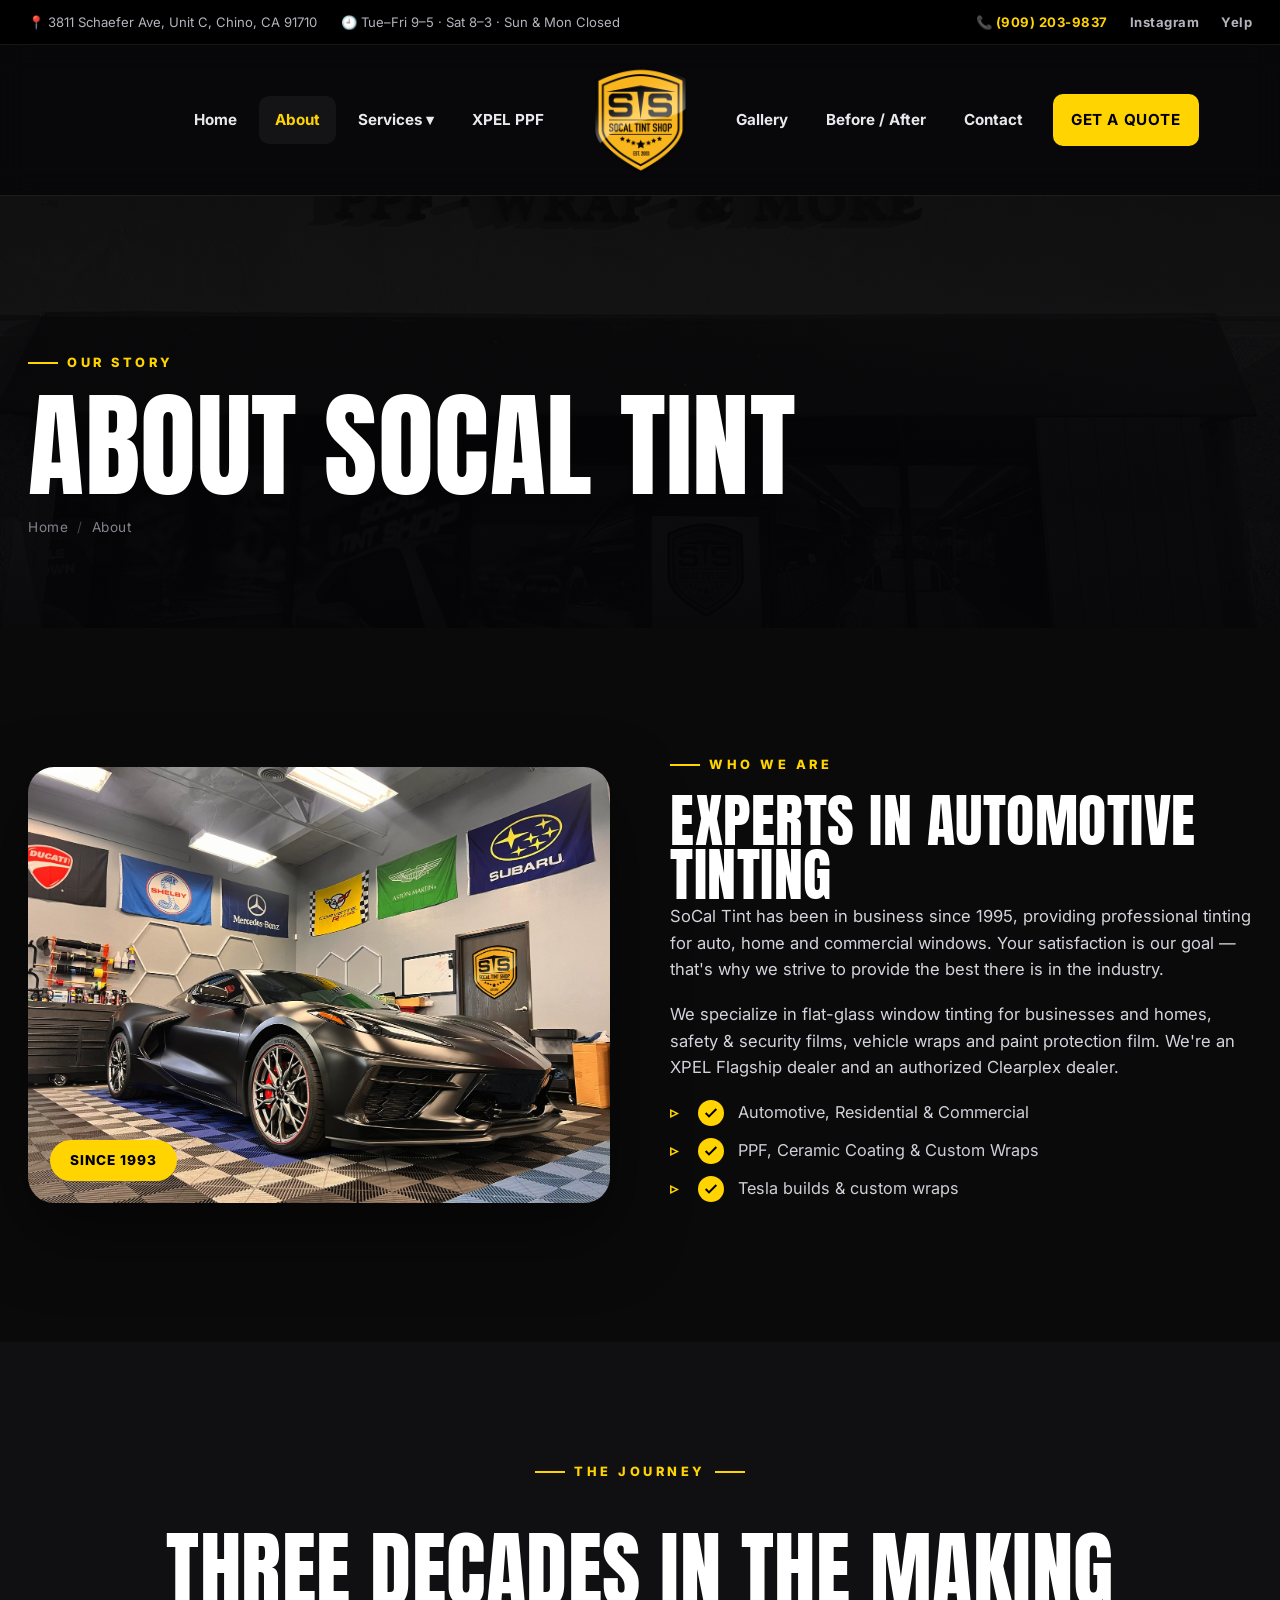
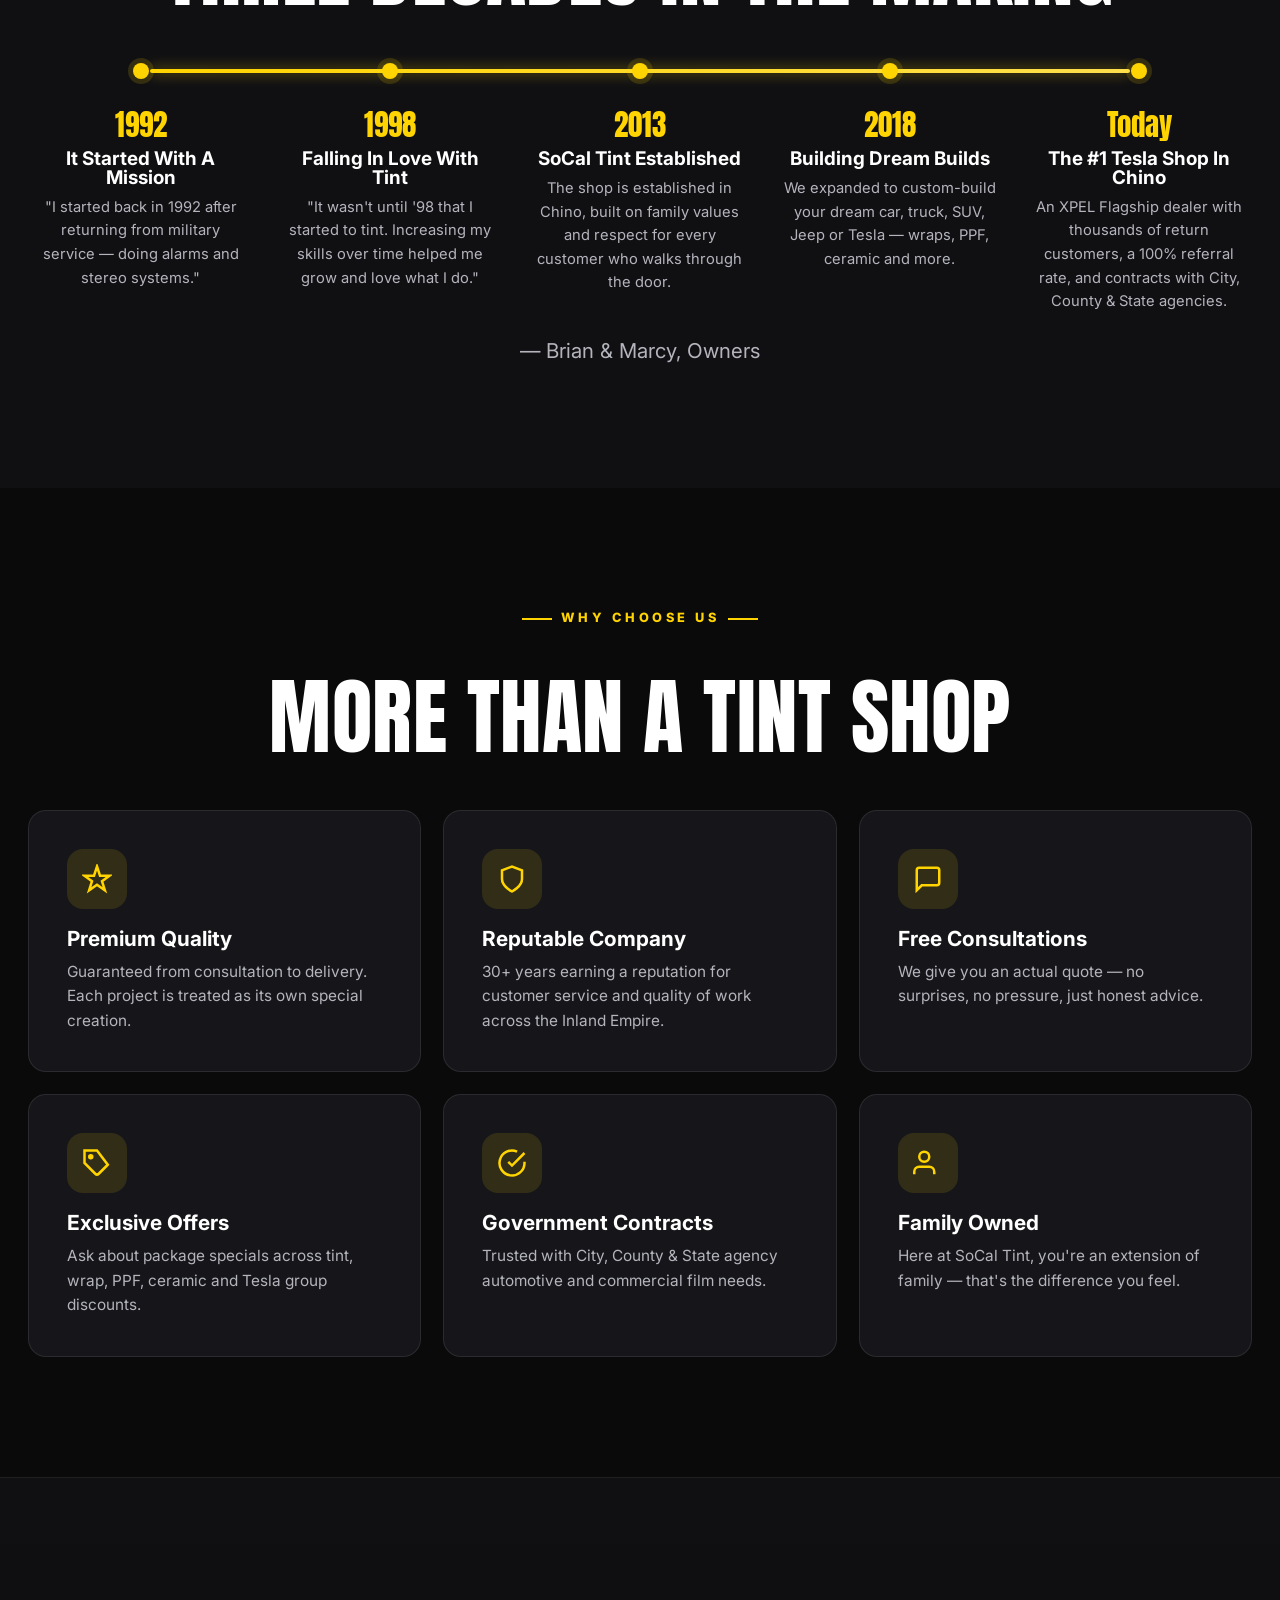
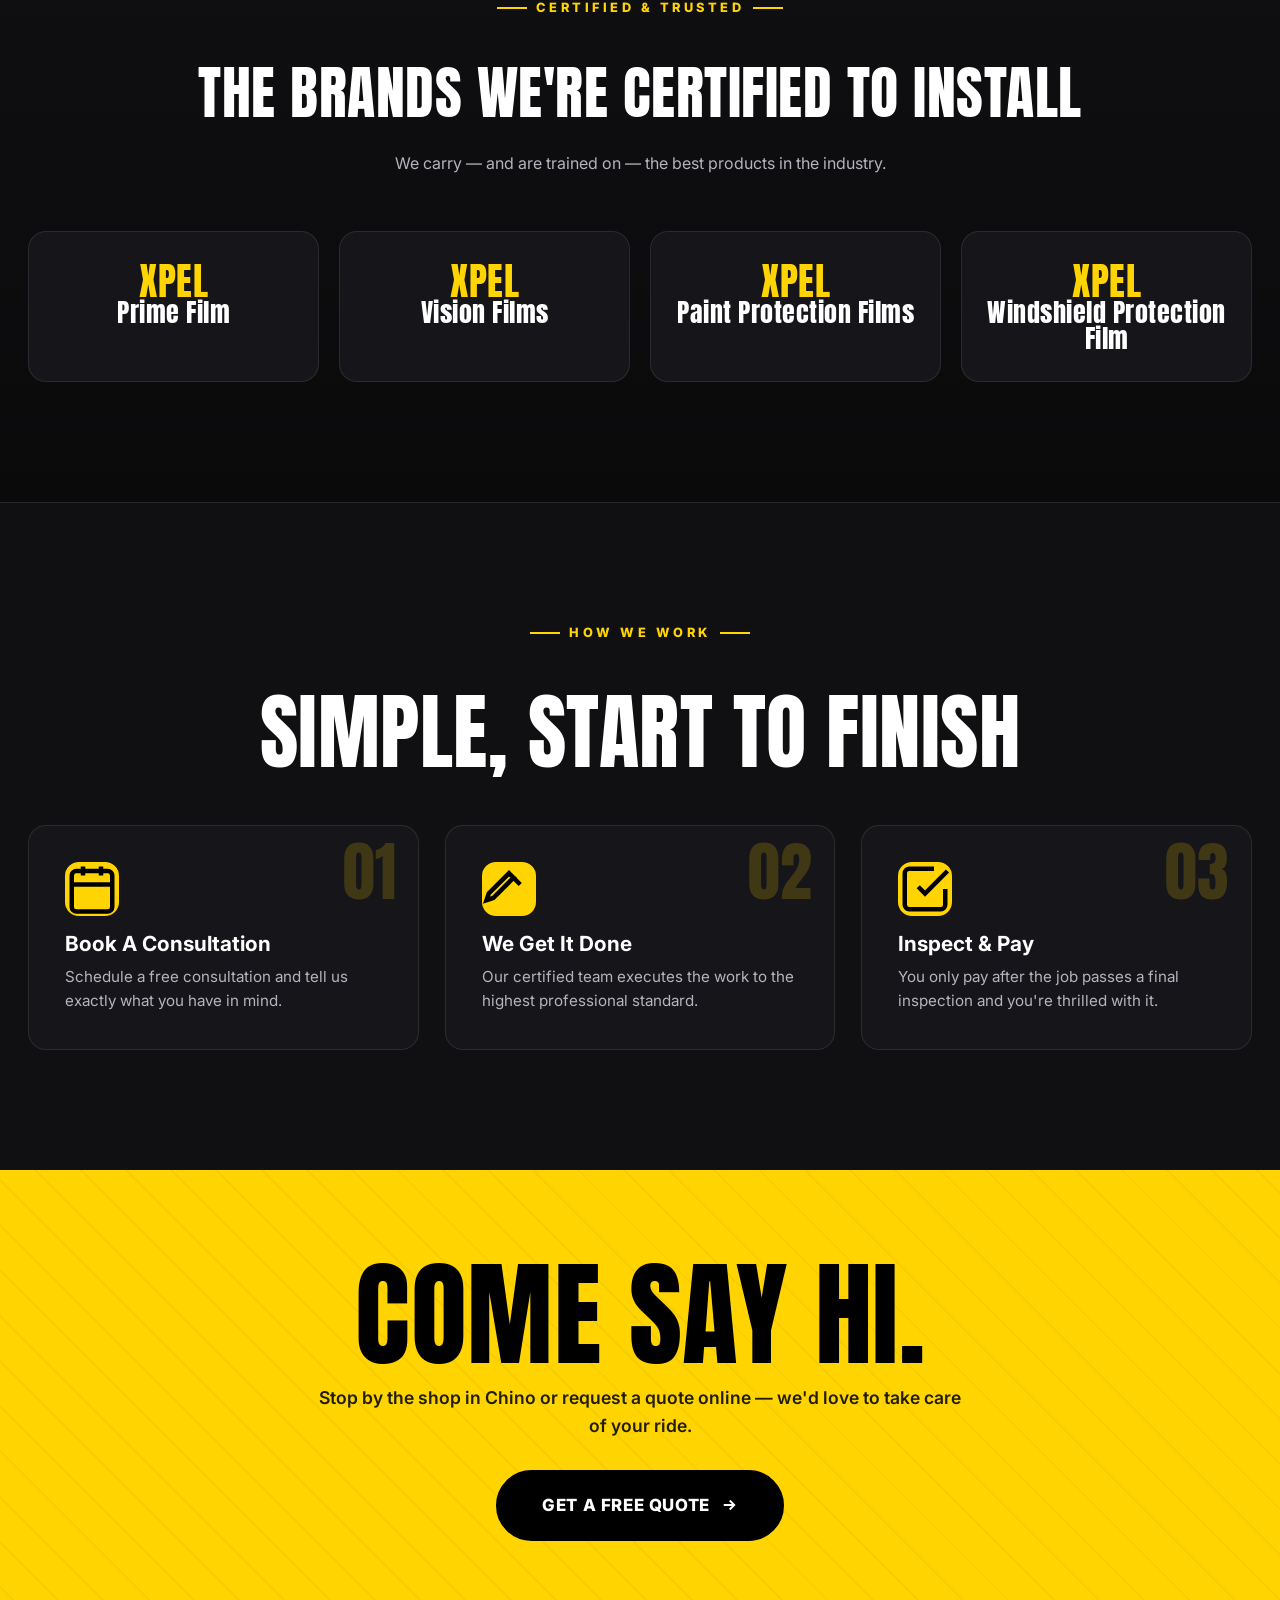
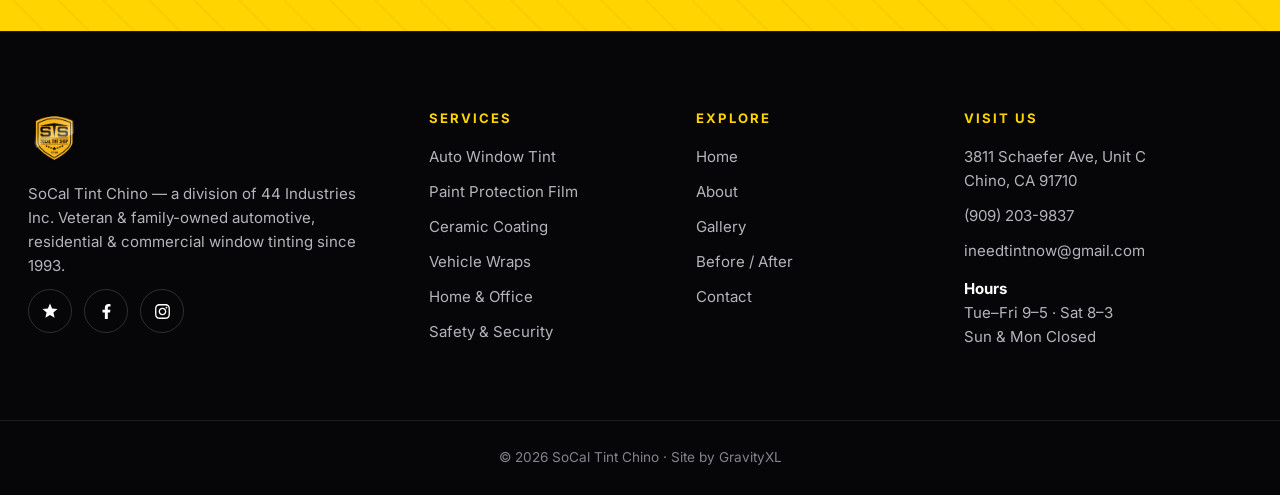
<file: about.html>
<!DOCTYPE html>
<html lang="en">
<head>
<meta charset="UTF-8">
<meta name="viewport" content="width=device-width, initial-scale=1">
<title>About &amp; History — SoCal Tint Chino</title>
<meta name="description" content="Veteran & family-owned since 1993. Owners Brian & Marcy built SoCal Tint Chino into Chino's #1 XPEL Flagship shop & Tesla specialists. Our story, certifications & process.">
<link rel="icon" href="assets/img/2024/11/cropped-socaltint-shop-yellow-270x270.png">
<link rel="preconnect" href="https://fonts.googleapis.com"><link rel="preconnect" href="https://fonts.gstatic.com" crossorigin>
<link href="https://fonts.googleapis.com/css2?family=Anton&family=Inter:wght@400;500;600;700;800;900&display=swap" rel="stylesheet">
<link rel="stylesheet" href="assets/style.css">
</head>
<body>

<div class="util"><div class="wide">
  <div class="u-l"><span>📍 3811 Schaefer Ave, Unit C, Chino, CA 91710</span><span>🕘 Tue–Fri 9–5 · Sat 8–3 · Sun &amp; Mon Closed</span></div>
  <div class="u-r"><a class="ph" href="tel:+19092039837">📞 (909) 203-9837</a>
    <a href="https://www.instagram.com/socal_tint_shop_chino/" target="_blank" rel="noopener">Instagram</a>
    <a href="https://www.yelp.com/biz/socal-tint-shop-chino" target="_blank" rel="noopener">Yelp</a></div>
</div></div>

<header class="hdr"><div class="wide nav">
  <nav class="nav-side left">
    <a href="index.html">Home</a><a href="about.html" class="on">About</a>
    <div class="drop"><a href="#">Services ▾</a><div class="drop-m">
      <a href="services/auto-tint.html">Auto Window Tint</a><a href="services/home-office.html">Home &amp; Office</a>
      <a href="services/ceramic-coating.html">Ceramic Coating</a><a href="services/safety-security.html">Safety &amp; Security</a>
      <a href="services/wraps.html">Vehicle Wraps</a></div></div>
    <a href="services/xpel-ppf.html">XPEL PPF</a>
  </nav>
  <a href="index.html" class="logo"><img src="assets/img/2024/11/socal-yellow.png" alt="SoCal Tint Chino"></a>
  <nav class="nav-side right">
    <a href="gallery.html">Gallery</a><a href="before-after.html">Before / After</a><a href="contact.html">Contact</a>
    <a href="contact.html" class="btn btn-y nav-cta">Get a Quote</a>
  </nav>
  <button class="burger" aria-label="Menu"><span></span><span></span><span></span></button>
</div></header>
<div class="nav-ovl"></div>
<aside class="drawer">
  <a href="index.html">Home</a><a href="about.html" class="on">About</a>
  <div class="dh">Services</div>
  <a href="services/auto-tint.html" class="sub-a">Auto Window Tint</a><a href="services/home-office.html" class="sub-a">Home &amp; Office</a>
  <a href="services/ceramic-coating.html" class="sub-a">Ceramic Coating</a><a href="services/safety-security.html" class="sub-a">Safety &amp; Security</a>
  <a href="services/wraps.html" class="sub-a">Vehicle Wraps</a><a href="services/xpel-ppf.html" class="sub-a">XPEL PPF</a>
  <div class="dh">Explore</div>
  <a href="gallery.html">Gallery</a><a href="before-after.html">Before / After</a><a href="contact.html">Contact</a>
  <a href="contact.html" class="btn btn-y nav-cta">Get a Quote</a>
</aside>

<section class="phero">
  <div class="phero-bg" style="background-image:url('assets/img/2024/11/socaltint-bw.jpg')"></div>
  <div class="wrap">
    <span class="kicker">Our Story</span>
    <h1 class="dsp h-xxl">About SoCal Tint</h1>
    <div class="crumbs"><a href="index.html">Home</a><span class="s">/</span>About</div>
  </div>
</section>

<!-- INTRO SPLIT -->
<section class="sec">
  <div class="wide split">
    <div class="split-img rv"><img src="assets/img/2024/11/CARINGARAGE-scaled.jpg" alt="Inside the SoCal Tint shop"><span class="tagimg">Since 1993</span></div>
    <div class="rv d1 prose">
      <span class="kicker">Who We Are</span>
      <h2 class="dsp h-lg">Experts In Automotive Tinting</h2>
      <p>SoCal Tint has been in business since 1995, providing professional tinting for auto, home and commercial windows. Your satisfaction is our goal — that's why we strive to provide the best there is in the industry.</p>
      <p>We specialize in flat-glass window tinting for businesses and homes, safety &amp; security films, vehicle wraps and paint protection film. We're an XPEL Flagship dealer and an authorized Clearplex dealer.</p>
      <ul class="ticks">
        <li><svg viewBox="0 0 24 24" fill="none" stroke="currentColor" stroke-width="3"><path d="M20 6L9 17l-5-5"/></svg>Automotive, Residential &amp; Commercial</li>
        <li><svg viewBox="0 0 24 24" fill="none" stroke="currentColor" stroke-width="3"><path d="M20 6L9 17l-5-5"/></svg>PPF, Ceramic Coating &amp; Custom Wraps</li>
        <li><svg viewBox="0 0 24 24" fill="none" stroke="currentColor" stroke-width="3"><path d="M20 6L9 17l-5-5"/></svg>Tesla builds &amp; custom wraps</li>
      </ul>
    </div>
  </div>
</section>

<!-- HISTORY TIMELINE -->
<section class="sec soft">
  <div class="wide">
    <div class="shead center rv">
      <span class="kicker center">The Journey</span>
      <h2 class="dsp h-xl">Three Decades In The Making</h2>
    </div>
    <div class="tl rv">
      <span class="tl-spark"></span>
      <div class="tl-item"><div class="yr">1992</div><h3>It Started With A Mission</h3><p>"I started back in 1992 after returning from military service — doing alarms and stereo systems."</p></div>
      <div class="tl-item"><div class="yr">1998</div><h3>Falling In Love With Tint</h3><p>"It wasn't until '98 that I started to tint. Increasing my skills over time helped me grow and love what I do."</p></div>
      <div class="tl-item"><div class="yr">2013</div><h3>SoCal Tint Established</h3><p>The shop is established in Chino, built on family values and respect for every customer who walks through the door.</p></div>
      <div class="tl-item"><div class="yr">2018</div><h3>Building Dream Builds</h3><p>We expanded to custom-build your dream car, truck, SUV, Jeep or Tesla — wraps, PPF, ceramic and more.</p></div>
      <div class="tl-item"><div class="yr">Today</div><h3>The #1 Tesla Shop In Chino</h3><p>An XPEL Flagship dealer with thousands of return customers, a 100% referral rate, and contracts with City, County &amp; State agencies.</p></div>
    </div>
    <div class="tc" style="margin-top:20px"><p class="lead" style="margin:0 auto">— Brian &amp; Marcy, Owners</p></div>
  </div>
</section>

<!-- WHY BEST -->
<section class="sec">
  <div class="wide">
    <div class="shead center rv">
      <span class="kicker center">Why Choose Us</span>
      <h2 class="dsp h-xl">More Than A Tint Shop</h2>
    </div>
    <div class="feat-grid">
      <div class="feat rv"><div class="ic"><svg viewBox="0 0 24 24" fill="none" stroke="currentColor" stroke-width="2"><path d="M12 2l2.4 7.4H22l-6 4.4 2.3 7.2L12 16.6 5.7 21l2.3-7.2-6-4.4h7.6z"/></svg></div><h3>Premium Quality</h3><p>Guaranteed from consultation to delivery. Each project is treated as its own special creation.</p></div>
      <div class="feat rv d1"><div class="ic"><svg viewBox="0 0 24 24" fill="none" stroke="currentColor" stroke-width="2"><path d="M12 22s8-4 8-10V5l-8-3-8 3v7c0 6 8 10 8 10z"/></svg></div><h3>Reputable Company</h3><p>30+ years earning a reputation for customer service and quality of work across the Inland Empire.</p></div>
      <div class="feat rv d2"><div class="ic"><svg viewBox="0 0 24 24" fill="none" stroke="currentColor" stroke-width="2"><path d="M21 15a2 2 0 0 1-2 2H7l-4 4V5a2 2 0 0 1 2-2h14a2 2 0 0 1 2 2z"/></svg></div><h3>Free Consultations</h3><p>We give you an actual quote — no surprises, no pressure, just honest advice.</p></div>
      <div class="feat rv"><div class="ic"><svg viewBox="0 0 24 24" fill="none" stroke="currentColor" stroke-width="2"><path d="M20.6 13.4l-7.2 7.2a2 2 0 0 1-2.8 0L2 12V2h10z"/><circle cx="7" cy="7" r="1.2" fill="currentColor"/></svg></div><h3>Exclusive Offers</h3><p>Ask about package specials across tint, wrap, PPF, ceramic and Tesla group discounts.</p></div>
      <div class="feat rv d1"><div class="ic"><svg viewBox="0 0 24 24" fill="none" stroke="currentColor" stroke-width="2"><path d="M22 11.08V12a10 10 0 1 1-5.93-9.14"/><path d="M22 4L12 14.01l-3-3"/></svg></div><h3>Government Contracts</h3><p>Trusted with City, County &amp; State agency automotive and commercial film needs.</p></div>
      <div class="feat rv d2"><div class="ic"><svg viewBox="0 0 24 24" fill="none" stroke="currentColor" stroke-width="2"><path d="M17 21v-2a4 4 0 0 0-4-4H5a4 4 0 0 0-4 4v2"/><circle cx="9" cy="7" r="4"/></svg></div><h3>Family Owned</h3><p>Here at SoCal Tint, you're an extension of family — that's the difference you feel.</p></div>
    </div>
  </div>
</section>

<!-- CERTIFIED -->
<section class="sec cert">
  <div class="wide">
    <div class="shead center rv">
      <span class="kicker center">Certified &amp; Trusted</span>
      <h2 class="dsp h-lg">The Brands We're Certified To Install</h2>
      <p>We carry — and are trained on — the best products in the industry.</p>
    </div>
    <div class="cert-grid">
      <div class="badge rv"><div class="bn"><span class="yel">XPEL</span>Prime Film</div></div>
      <div class="badge rv d1"><div class="bn"><span class="yel">XPEL</span>Vision Films</div></div>
      <div class="badge rv d2"><div class="bn"><span class="yel">XPEL</span>Paint Protection Films</div></div>
      <div class="badge rv d3"><div class="bn"><span class="yel">XPEL</span>Windshield Protection Film</div></div>
    </div>
  </div>
</section>

<!-- PROCESS -->
<section class="sec soft">
  <div class="wide">
    <div class="shead center rv"><span class="kicker center">How We Work</span><h2 class="dsp h-xl">Simple, Start To Finish</h2></div>
    <div class="steps">
      <div class="step rv"><div class="num">01</div><div class="ic"><svg viewBox="0 0 24 24" fill="none" stroke="currentColor" stroke-width="2"><rect x="3" y="4" width="18" height="18" rx="2"/><path d="M16 2v4M8 2v4M3 10h18"/></svg></div><h3>Book A Consultation</h3><p>Schedule a free consultation and tell us exactly what you have in mind.</p></div>
      <div class="step rv d1"><div class="num">02</div><div class="ic"><svg viewBox="0 0 24 24" fill="none" stroke="currentColor" stroke-width="2"><path d="M14 7l-9 9-3 1 1-3 9-9z"/><path d="M14 7l3 3"/></svg></div><h3>We Get It Done</h3><p>Our certified team executes the work to the highest professional standard.</p></div>
      <div class="step rv d2"><div class="num">03</div><div class="ic"><svg viewBox="0 0 24 24" fill="none" stroke="currentColor" stroke-width="2"><path d="M9 11l3 3L22 4"/><path d="M21 12v7a2 2 0 0 1-2 2H5a2 2 0 0 1-2-2V5a2 2 0 0 1 2-2h11"/></svg></div><h3>Inspect &amp; Pay</h3><p>You only pay after the job passes a final inspection and you're thrilled with it.</p></div>
    </div>
  </div>
</section>

<!-- CTA -->
<section class="cta"><div class="wide">
  <h2 class="dsp h-xxl">Come Say Hi.</h2>
  <p>Stop by the shop in Chino or request a quote online — we'd love to take care of your ride.</p>
  <a href="contact.html" class="btn btn-k">Get a Free Quote <svg viewBox="0 0 24 24" fill="none" stroke="currentColor" stroke-width="2.5" width="18"><path d="M5 12h14M13 6l6 6-6 6"/></svg></a>
</div></section>

<footer class="ftr">
  <div class="wide fgrid">
    <div class="fbrand"><img src="assets/img/2024/11/socal-yellow.png" alt="SoCal Tint Chino">
      <p>SoCal Tint Chino — a division of 44 Industries Inc. Veteran &amp; family-owned automotive, residential &amp; commercial window tinting since 1993.</p>
      <div class="fsoc"><a href="https://www.yelp.com/biz/socal-tint-shop-chino" target="_blank" rel="noopener" aria-label="Yelp"><svg viewBox="0 0 24 24" width="18" height="18" fill="currentColor"><path d="M12 17.27L18.18 21l-1.64-7.03L22 9.24l-7.19-.61L12 2 9.19 8.63 2 9.24l5.46 4.73L5.82 21z"/></svg></a><a href="https://www.facebook.com/shopteslapros/" target="_blank" rel="noopener" aria-label="Facebook"><svg viewBox="0 0 320 512" width="15" height="15" fill="currentColor"><path d="M279.14 288l14.22-92.66h-88.91v-60.13c0-25.35 12.42-50.06 52.24-50.06h40.42V6.26S260.43 0 225.36 0c-73.22 0-121.08 44.38-121.08 124.72v70.62H22.89V288h81.39v224h100.17V288z"/></svg></a><a href="https://www.instagram.com/socal_tint_shop_chino/" target="_blank" rel="noopener" aria-label="Instagram"><svg viewBox="0 0 448 512" width="17" height="17" fill="currentColor"><path d="M224.1 141c-63.6 0-114.9 51.3-114.9 114.9s51.3 114.9 114.9 114.9S339 319.5 339 255.9 287.7 141 224.1 141zm0 189.6c-41.1 0-74.7-33.5-74.7-74.7s33.5-74.7 74.7-74.7 74.7 33.5 74.7 74.7-33.6 74.7-74.7 74.7zm146.4-194.3c0 14.9-12 26.8-26.8 26.8-14.9 0-26.8-12-26.8-26.8s12-26.8 26.8-26.8 26.8 12 26.8 26.8zm76.1 27.2c-1.7-35.9-9.9-67.7-36.2-93.9-26.2-26.2-58-34.4-93.9-36.2-37-2.1-147.9-2.1-184.9 0-35.8 1.7-67.6 9.9-93.9 36.1s-34.4 58-36.2 93.9c-2.1 37-2.1 147.9 0 184.9 1.7 35.9 9.9 67.7 36.2 93.9s58 34.4 93.9 36.2c37 2.1 147.9 2.1 184.9 0 35.9-1.7 67.7-9.9 93.9-36.2 26.2-26.2 34.4-58 36.2-93.9 2.1-37 2.1-147.8 0-184.8zM398.8 388c-7.8 19.6-22.9 34.7-42.6 42.6-29.5 11.7-99.5 9-132.1 9s-102.7 2.6-132.1-9c-19.6-7.8-34.7-22.9-42.6-42.6-11.7-29.5-9-99.5-9-132.1s-2.6-102.7 9-132.1c7.8-19.6 22.9-34.7 42.6-42.6 29.5-11.7 99.5-9 132.1-9s102.7-2.6 132.1 9c19.6 7.8 34.7 22.9 42.6 42.6 11.7 29.5 9 99.5 9 132.1s2.7 102.7-9 132.1z"/></svg></a></div></div>
    <div><h4>Services</h4><a href="services/auto-tint.html">Auto Window Tint</a><a href="services/xpel-ppf.html">Paint Protection Film</a>
      <a href="services/ceramic-coating.html">Ceramic Coating</a><a href="services/wraps.html">Vehicle Wraps</a>
      <a href="services/home-office.html">Home &amp; Office</a><a href="services/safety-security.html">Safety &amp; Security</a></div>
    <div><h4>Explore</h4><a href="index.html">Home</a><a href="about.html">About</a><a href="gallery.html">Gallery</a>
      <a href="before-after.html">Before / After</a><a href="contact.html">Contact</a></div>
    <div><h4>Visit Us</h4><p>3811 Schaefer Ave, Unit C<br>Chino, CA 91710</p>
      <a href="tel:+19092039837">(909) 203-9837</a><a href="mailto:ineedtintnow@gmail.com">ineedtintnow@gmail.com</a>
      <p style="margin-top:14px"><strong style="color:#fff">Hours</strong><br>Tue–Fri 9–5 · Sat 8–3<br>Sun &amp; Mon Closed</p></div>
  </div>
  <div class="fbot"><div class="wide">© <span data-year>2026</span> SoCal Tint Chino · Site by GravityXL</div></div>
</footer>

<div class="cbar"><a href="tel:+19092039837" class="c">📞 Call Now</a><a href="contact.html" class="q">Get a Quote</a></div>
<script src="assets/app.js"></script>
</body>
</html>
</file>
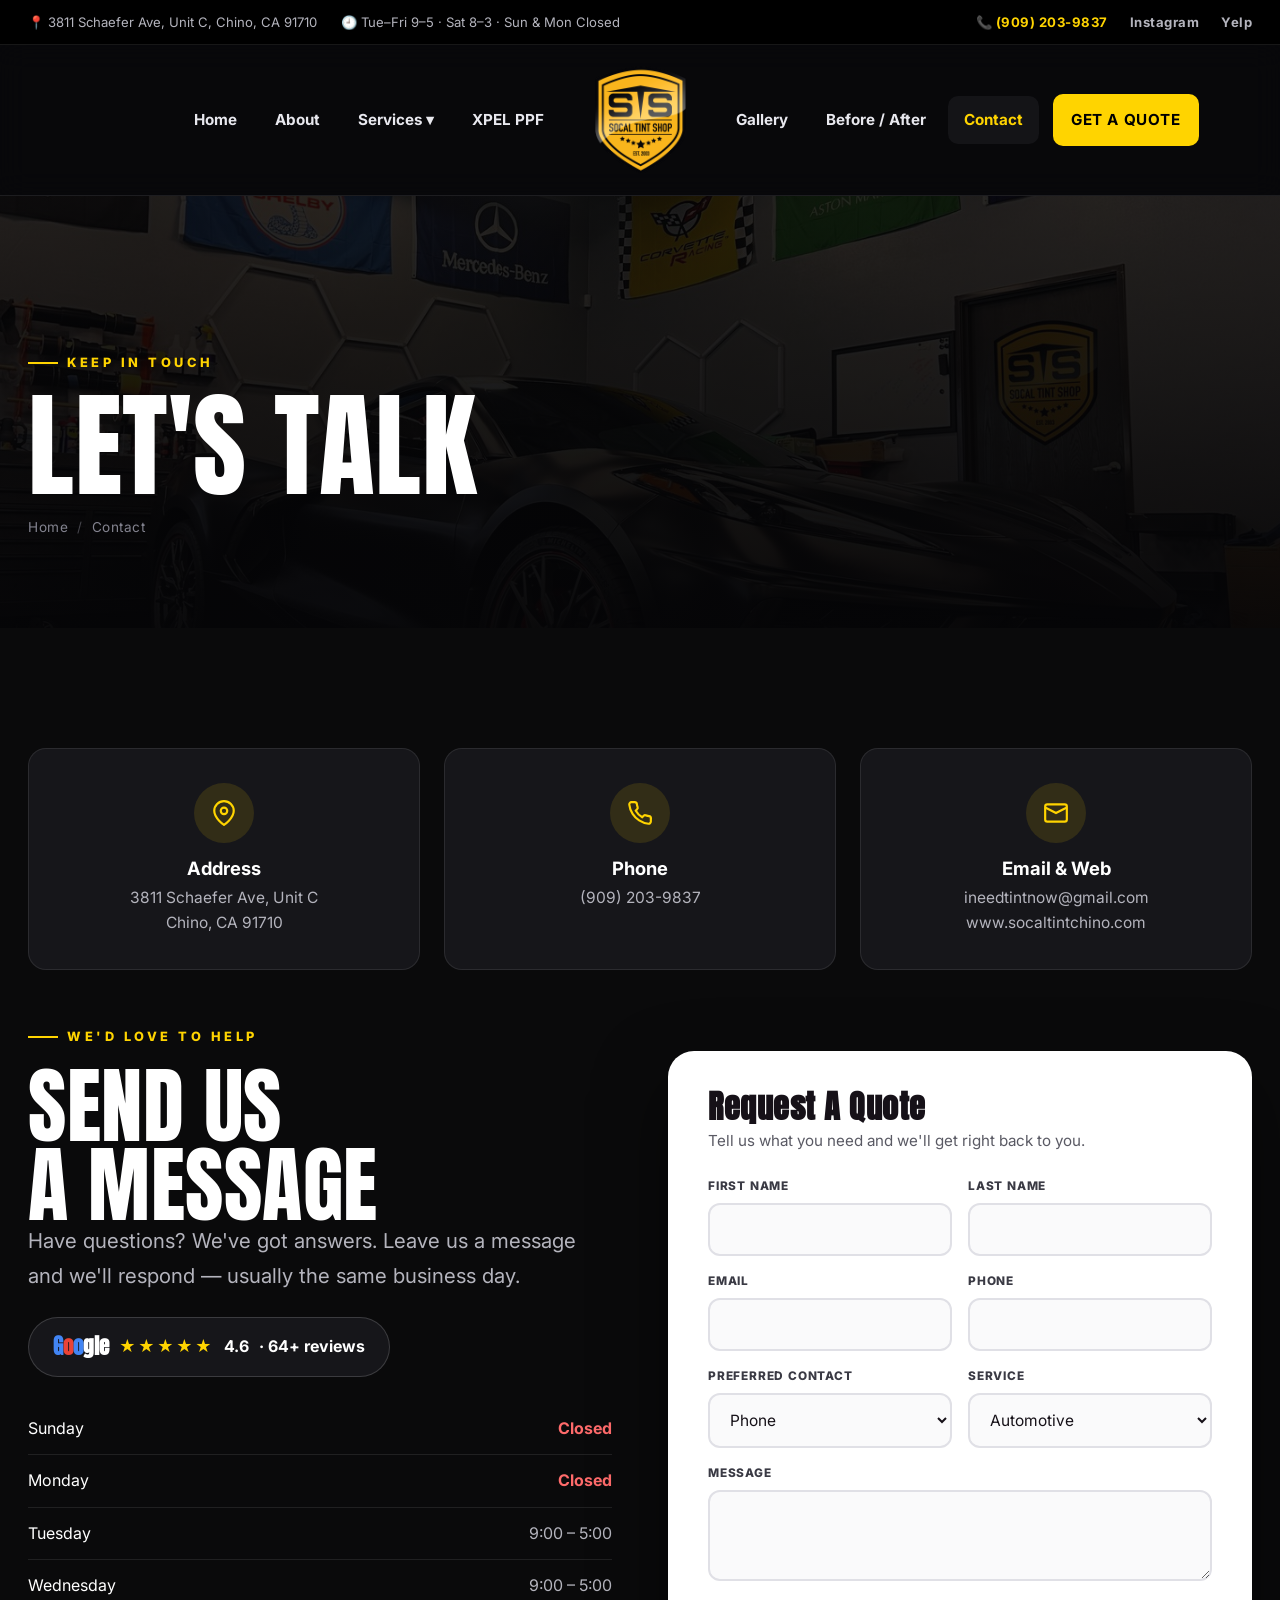
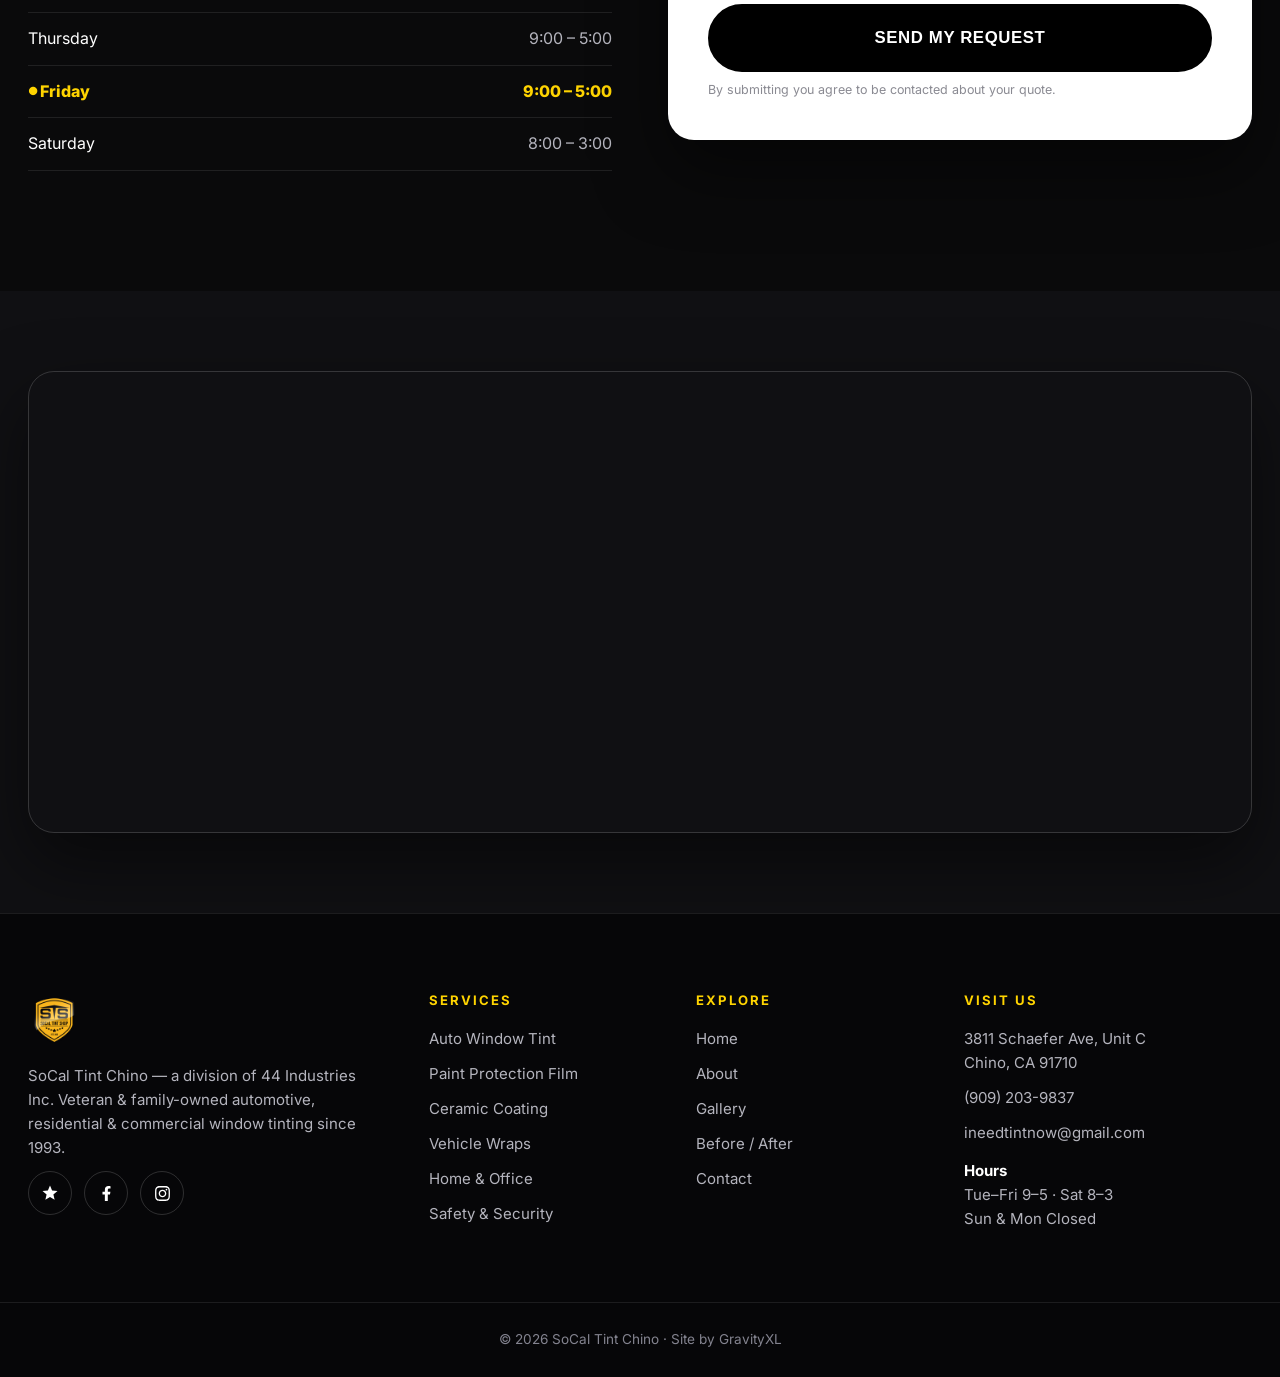
<file: contact.html>
<!DOCTYPE html>
<html lang="en">
<head>
<meta charset="UTF-8">
<meta name="viewport" content="width=device-width, initial-scale=1">
<title>Contact &amp; Free Quote | SoCal Tint Chino</title>
<meta name="description" content="Get a free quote from SoCal Tint Chino. Call (909) 203-9837 or request online. 3811 Schaefer Ave Unit C, Chino, CA 91710. 4.6★ on Google.">
<link rel="icon" href="assets/img/2024/11/cropped-socaltint-shop-yellow-270x270.png">
<link rel="preconnect" href="https://fonts.googleapis.com"><link rel="preconnect" href="https://fonts.gstatic.com" crossorigin>
<link href="https://fonts.googleapis.com/css2?family=Anton&family=Inter:wght@400;500;600;700;800;900&display=swap" rel="stylesheet">
<link rel="stylesheet" href="assets/style.css">
</head>
<body>

<div class="util"><div class="wide">
  <div class="u-l"><span>📍 3811 Schaefer Ave, Unit C, Chino, CA 91710</span><span>🕘 Tue–Fri 9–5 · Sat 8–3 · Sun &amp; Mon Closed</span></div>
  <div class="u-r"><a class="ph" href="tel:+19092039837">📞 (909) 203-9837</a>
    <a href="https://www.instagram.com/socal_tint_shop_chino/" target="_blank" rel="noopener">Instagram</a>
    <a href="https://www.yelp.com/biz/socal-tint-shop-chino" target="_blank" rel="noopener">Yelp</a></div>
</div></div>

<header class="hdr"><div class="wide nav">
  <nav class="nav-side left">
    <a href="index.html">Home</a><a href="about.html">About</a>
    <div class="drop"><a href="#">Services ▾</a><div class="drop-m">
      <a href="services/auto-tint.html">Auto Window Tint</a><a href="services/home-office.html">Home &amp; Office</a>
      <a href="services/ceramic-coating.html">Ceramic Coating</a><a href="services/safety-security.html">Safety &amp; Security</a>
      <a href="services/wraps.html">Vehicle Wraps</a></div></div>
    <a href="services/xpel-ppf.html">XPEL PPF</a>
  </nav>
  <a href="index.html" class="logo"><img src="assets/img/2024/11/socal-yellow.png" alt="SoCal Tint Chino"></a>
  <nav class="nav-side right">
    <a href="gallery.html">Gallery</a><a href="before-after.html">Before / After</a><a href="contact.html" class="on">Contact</a>
    <a href="contact.html" class="btn btn-y nav-cta">Get a Quote</a>
  </nav>
  <button class="burger" aria-label="Menu"><span></span><span></span><span></span></button>
</div></header>
<div class="nav-ovl"></div>
<aside class="drawer">
  <a href="index.html">Home</a><a href="about.html">About</a>
  <div class="dh">Services</div>
  <a href="services/auto-tint.html" class="sub-a">Auto Window Tint</a><a href="services/home-office.html" class="sub-a">Home &amp; Office</a>
  <a href="services/ceramic-coating.html" class="sub-a">Ceramic Coating</a><a href="services/safety-security.html" class="sub-a">Safety &amp; Security</a>
  <a href="services/wraps.html" class="sub-a">Vehicle Wraps</a><a href="services/xpel-ppf.html" class="sub-a">XPEL PPF</a>
  <div class="dh">Explore</div>
  <a href="gallery.html">Gallery</a><a href="before-after.html">Before / After</a><a href="contact.html" class="on">Contact</a>
  <a href="contact.html" class="btn btn-y nav-cta">Get a Quote</a>
</aside>

<section class="phero">
  <div class="phero-bg" style="background-image:url('assets/img/2024/11/CARINGARAGE-scaled.jpg')"></div>
  <div class="wrap">
    <span class="kicker">Keep In Touch</span>
    <h1 class="dsp h-xxl">Let's Talk</h1>
    <div class="crumbs"><a href="index.html">Home</a><span class="s">/</span>Contact</div>
  </div>
</section>

<section class="sec">
  <div class="wide">
    <div class="info-grid">
      <div class="info rv"><div class="ic"><svg viewBox="0 0 24 24" width="26" fill="none" stroke="currentColor" stroke-width="2"><path d="M21 10c0 7-9 13-9 13s-9-6-9-13a9 9 0 0 1 18 0z"/><circle cx="12" cy="10" r="3"/></svg></div><h3>Address</h3><p>3811 Schaefer Ave, Unit C<br>Chino, CA 91710</p></div>
      <div class="info rv d1"><div class="ic"><svg viewBox="0 0 24 24" width="26" fill="none" stroke="currentColor" stroke-width="2"><path d="M22 16.9v3a2 2 0 0 1-2.2 2 19.8 19.8 0 0 1-8.6-3.1 19.5 19.5 0 0 1-6-6A19.8 19.8 0 0 1 2.1 4.2 2 2 0 0 1 4.1 2h3a2 2 0 0 1 2 1.7c.1 1 .4 1.9.7 2.8a2 2 0 0 1-.5 2.1L8.1 9.9a16 16 0 0 0 6 6l1.3-1.3a2 2 0 0 1 2.1-.4c.9.3 1.8.6 2.8.7a2 2 0 0 1 1.8 2z"/></svg></div><h3>Phone</h3><p><a href="tel:+19092039837">(909) 203-9837</a></p></div>
      <div class="info rv d2"><div class="ic"><svg viewBox="0 0 24 24" width="26" fill="none" stroke="currentColor" stroke-width="2"><rect x="2" y="4" width="20" height="16" rx="2"/><path d="m22 7-10 5L2 7"/></svg></div><h3>Email &amp; Web</h3><p><a href="mailto:ineedtintnow@gmail.com">ineedtintnow@gmail.com</a><br>www.socaltintchino.com</p></div>
    </div>

    <div class="qwrap">
      <div class="rv">
        <span class="kicker">We'd Love To Help</span>
        <h2 class="dsp h-xl">Send Us<br>A Message</h2>
        <p class="lead">Have questions? We've got answers. Leave us a message and we'll respond — usually the same business day.</p>
        <div class="g-badge" style="margin:24px 0 8px"><span class="gg"><b>G</b><i>o</i><b>o</b>gle</span><span class="stars">★★★★★</span> <strong>4.6</strong> · 64+ reviews</div>
        <table class="hours" style="margin-top:18px">
          <tr class="cl"><td>Sunday</td><td>Closed</td></tr>
          <tr class="cl"><td>Monday</td><td>Closed</td></tr>
          <tr><td>Tuesday</td><td>9:00 – 5:00</td></tr>
          <tr><td>Wednesday</td><td>9:00 – 5:00</td></tr>
          <tr><td>Thursday</td><td>9:00 – 5:00</td></tr>
          <tr><td>Friday</td><td>9:00 – 5:00</td></tr>
          <tr><td>Saturday</td><td>8:00 – 3:00</td></tr>
        </table>
      </div>
      <form class="fcard rv d1" data-quote action="https://api.web3forms.com/submit" method="POST">
        <input type="hidden" name="access_key" value="YOUR_WEB3FORMS_ACCESS_KEY">
        <input type="hidden" name="subject" value="New Quote Request — SoCal Tint Chino (Contact)">
        <input type="hidden" name="from_name" value="SoCal Tint Website">
        <input type="checkbox" name="botcheck" class="hp" tabindex="-1" autocomplete="off">
        <h3>Request A Quote</h3>
        <p class="sub">Tell us what you need and we'll get right back to you.</p>
        <div class="fok">✅ Thank you! Your request has been received. We'll be in touch shortly.</div>
        <div class="frow">
          <div class="field"><label>First Name</label><input type="text" name="First Name" required></div>
          <div class="field"><label>Last Name</label><input type="text" name="Last Name" required></div>
        </div>
        <div class="frow">
          <div class="field"><label>Email</label><input type="email" name="Email" required></div>
          <div class="field"><label>Phone</label><input type="tel" name="Phone" required></div>
        </div>
        <div class="frow">
          <div class="field"><label>Preferred Contact</label><select name="Preferred Contact"><option>Phone</option><option>Text</option><option>Email</option></select></div>
          <div class="field"><label>Service</label><select name="Service"><option>Automotive</option><option>Residential</option><option>Commercial</option><option>Paint Protection Film</option><option>Ceramic Coating</option><option>Windshield Protection</option><option>Vehicle Wrap</option><option>Other</option></select></div>
        </div>
        <div class="field"><label>Message</label><textarea name="Message" rows="3"></textarea></div>
        <button class="btn btn-k btn-block btn-lg" type="submit">Send My Request</button>
        <p class="fnote">By submitting you agree to be contacted about your quote.</p>
      </form>
    </div>
  </div>
</section>

<section class="sec-sm soft">
  <div class="wide">
    <div class="map rv">
      <iframe src="https://www.google.com/maps/embed?pb=!1m18!1m12!1m3!1d3307.5540667157125!2d-117.7233914847862!3d34.00398618061907!2m3!1f0!2f0!3f0!3m2!1i1024!2i768!4f13.1!3m3!1m2!1s0x80c332ba24f240a1%3A0x90e8cbdb0c5fb087!2sSocal%20Tint%20Shop%20Chino!5e0!3m2!1sen!2sus!4v1687791630241" loading="lazy" referrerpolicy="no-referrer-when-downgrade" title="SoCal Tint Chino map"></iframe>
    </div>
  </div>
</section>

<footer class="ftr">
  <div class="wide fgrid">
    <div class="fbrand"><img src="assets/img/2024/11/socal-yellow.png" alt="SoCal Tint Chino">
      <p>SoCal Tint Chino — a division of 44 Industries Inc. Veteran &amp; family-owned automotive, residential &amp; commercial window tinting since 1993.</p>
      <div class="fsoc"><a href="https://www.yelp.com/biz/socal-tint-shop-chino" target="_blank" rel="noopener" aria-label="Yelp"><svg viewBox="0 0 24 24" width="18" height="18" fill="currentColor"><path d="M12 17.27L18.18 21l-1.64-7.03L22 9.24l-7.19-.61L12 2 9.19 8.63 2 9.24l5.46 4.73L5.82 21z"/></svg></a><a href="https://www.facebook.com/shopteslapros/" target="_blank" rel="noopener" aria-label="Facebook"><svg viewBox="0 0 320 512" width="15" height="15" fill="currentColor"><path d="M279.14 288l14.22-92.66h-88.91v-60.13c0-25.35 12.42-50.06 52.24-50.06h40.42V6.26S260.43 0 225.36 0c-73.22 0-121.08 44.38-121.08 124.72v70.62H22.89V288h81.39v224h100.17V288z"/></svg></a><a href="https://www.instagram.com/socal_tint_shop_chino/" target="_blank" rel="noopener" aria-label="Instagram"><svg viewBox="0 0 448 512" width="17" height="17" fill="currentColor"><path d="M224.1 141c-63.6 0-114.9 51.3-114.9 114.9s51.3 114.9 114.9 114.9S339 319.5 339 255.9 287.7 141 224.1 141zm0 189.6c-41.1 0-74.7-33.5-74.7-74.7s33.5-74.7 74.7-74.7 74.7 33.5 74.7 74.7-33.6 74.7-74.7 74.7zm146.4-194.3c0 14.9-12 26.8-26.8 26.8-14.9 0-26.8-12-26.8-26.8s12-26.8 26.8-26.8 26.8 12 26.8 26.8zm76.1 27.2c-1.7-35.9-9.9-67.7-36.2-93.9-26.2-26.2-58-34.4-93.9-36.2-37-2.1-147.9-2.1-184.9 0-35.8 1.7-67.6 9.9-93.9 36.1s-34.4 58-36.2 93.9c-2.1 37-2.1 147.9 0 184.9 1.7 35.9 9.9 67.7 36.2 93.9s58 34.4 93.9 36.2c37 2.1 147.9 2.1 184.9 0 35.9-1.7 67.7-9.9 93.9-36.2 26.2-26.2 34.4-58 36.2-93.9 2.1-37 2.1-147.8 0-184.8zM398.8 388c-7.8 19.6-22.9 34.7-42.6 42.6-29.5 11.7-99.5 9-132.1 9s-102.7 2.6-132.1-9c-19.6-7.8-34.7-22.9-42.6-42.6-11.7-29.5-9-99.5-9-132.1s-2.6-102.7 9-132.1c7.8-19.6 22.9-34.7 42.6-42.6 29.5-11.7 99.5-9 132.1-9s102.7-2.6 132.1 9c19.6 7.8 34.7 22.9 42.6 42.6 11.7 29.5 9 99.5 9 132.1s2.7 102.7-9 132.1z"/></svg></a></div></div>
    <div><h4>Services</h4><a href="services/auto-tint.html">Auto Window Tint</a><a href="services/xpel-ppf.html">Paint Protection Film</a>
      <a href="services/ceramic-coating.html">Ceramic Coating</a><a href="services/wraps.html">Vehicle Wraps</a>
      <a href="services/home-office.html">Home &amp; Office</a><a href="services/safety-security.html">Safety &amp; Security</a></div>
    <div><h4>Explore</h4><a href="index.html">Home</a><a href="about.html">About</a><a href="gallery.html">Gallery</a>
      <a href="before-after.html">Before / After</a><a href="contact.html">Contact</a></div>
    <div><h4>Visit Us</h4><p>3811 Schaefer Ave, Unit C<br>Chino, CA 91710</p>
      <a href="tel:+19092039837">(909) 203-9837</a><a href="mailto:ineedtintnow@gmail.com">ineedtintnow@gmail.com</a>
      <p style="margin-top:14px"><strong style="color:#fff">Hours</strong><br>Tue–Fri 9–5 · Sat 8–3<br>Sun &amp; Mon Closed</p></div>
  </div>
  <div class="fbot"><div class="wide">© <span data-year>2026</span> SoCal Tint Chino · Site by GravityXL</div></div>
</footer>

<div class="cbar"><a href="tel:+19092039837" class="c">📞 Call Now</a><a href="#quote" class="q">Get a Quote</a></div>
<script src="assets/app.js"></script>
</body>
</html>
</file>
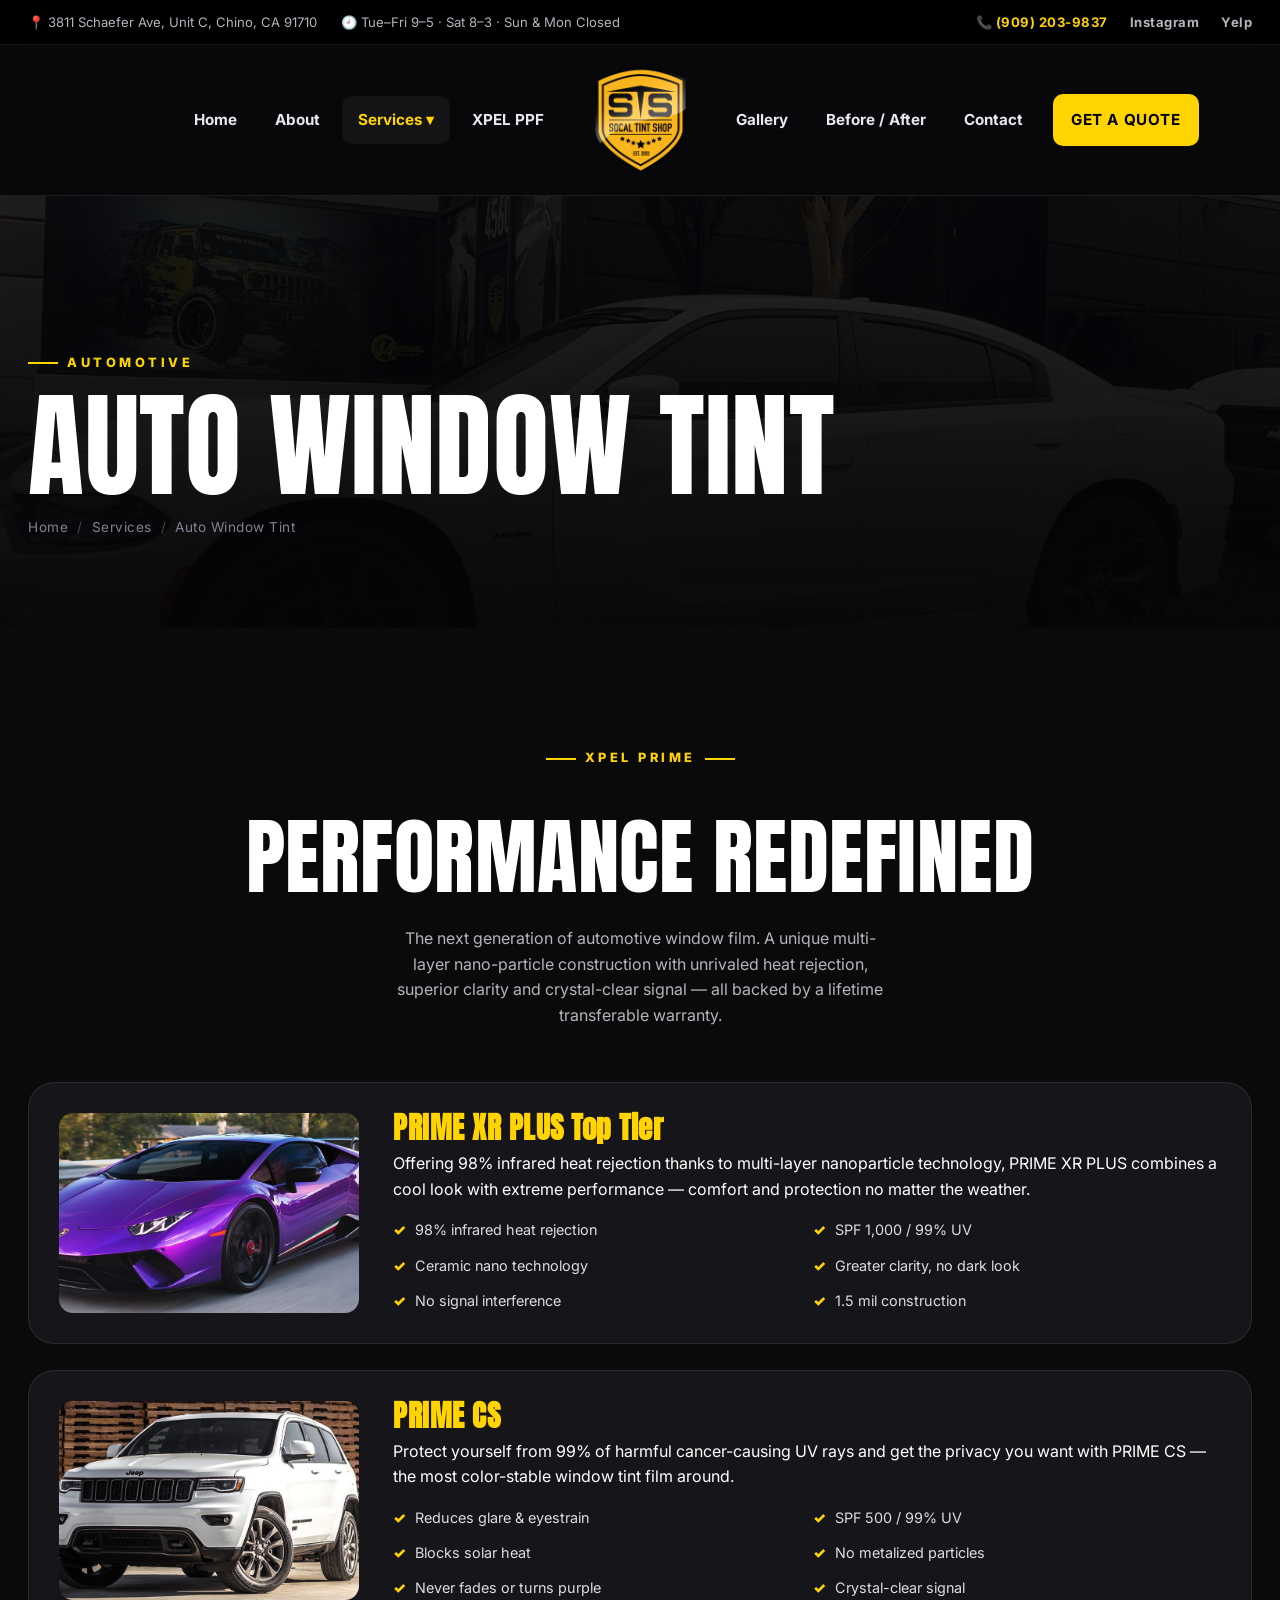
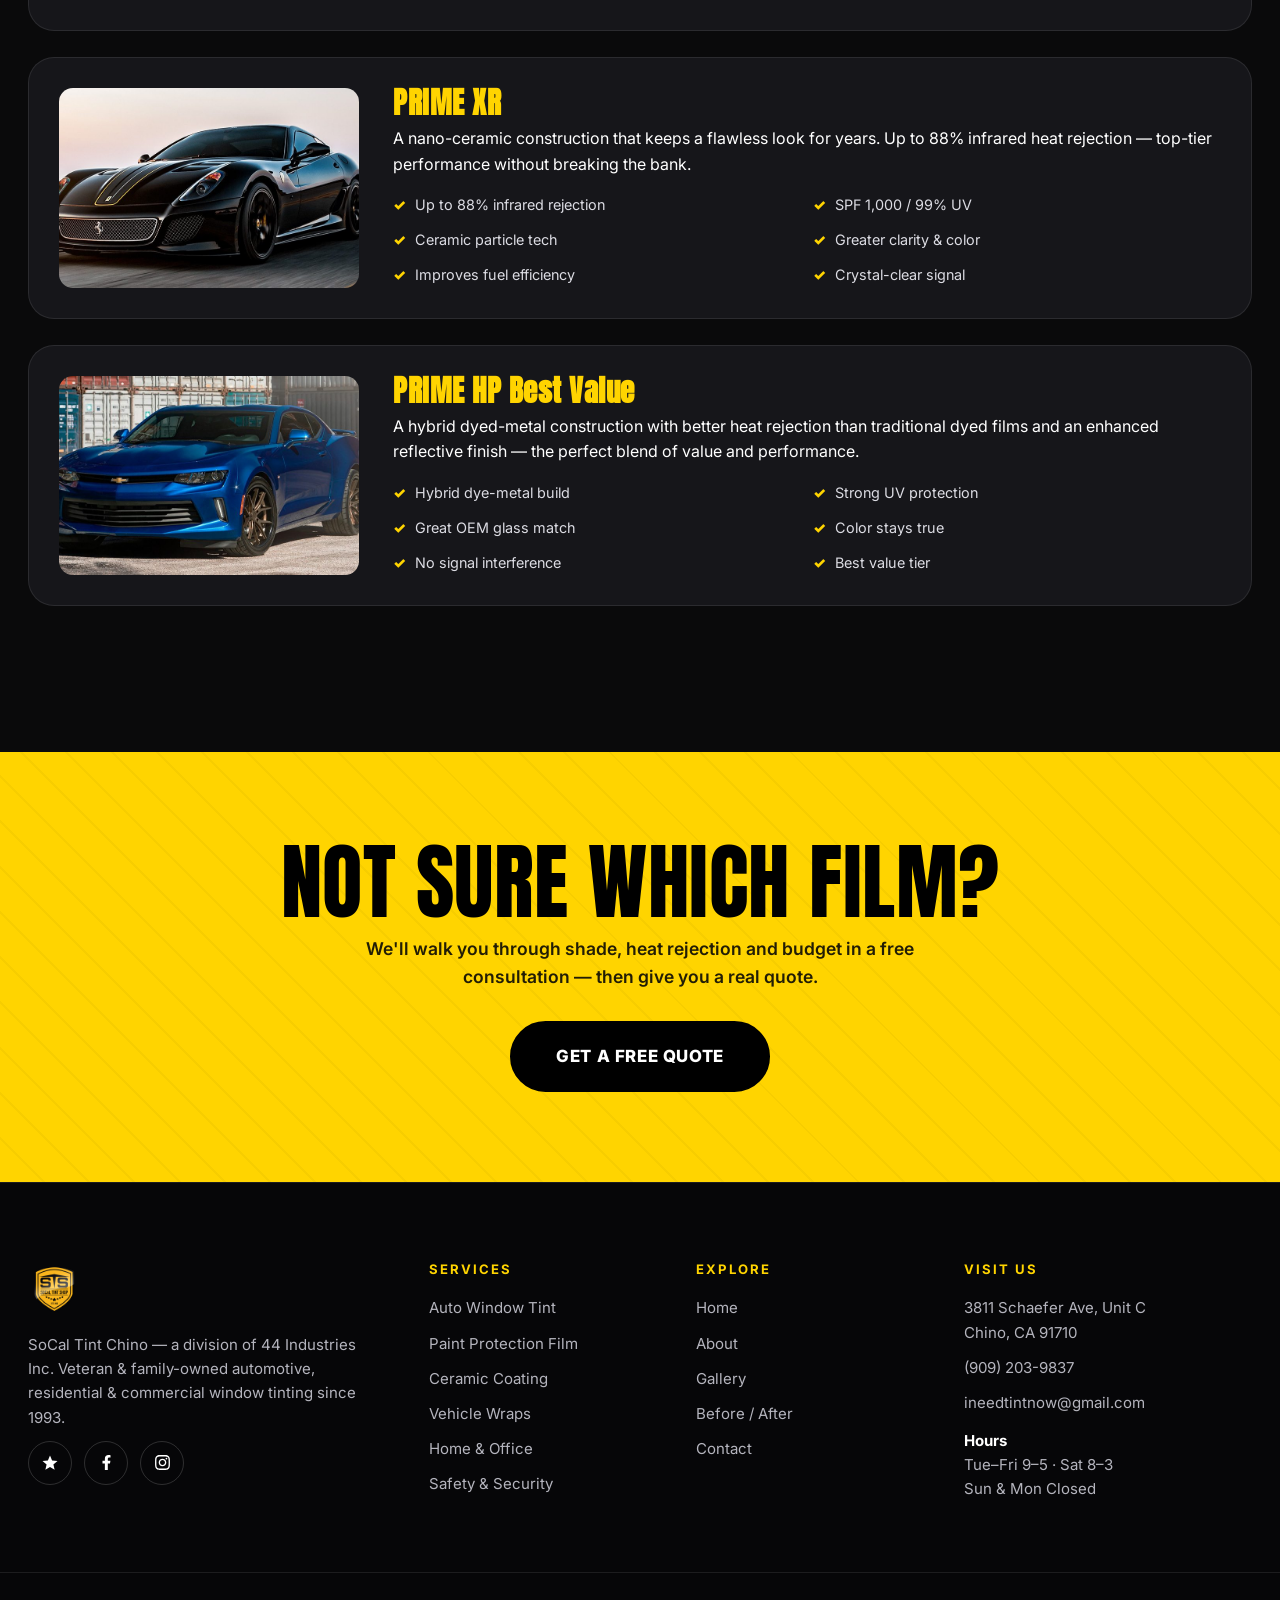
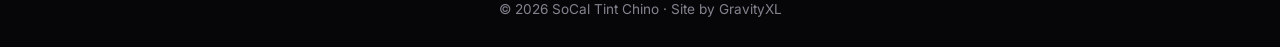
<file: services/auto-tint.html>
<!DOCTYPE html>
<html lang="en">
<head>
<meta charset="UTF-8">
<meta name="viewport" content="width=device-width, initial-scale=1">
<title>Auto Window Tint — XPEL PRIME | SoCal Tint Chino</title>
<meta name="description" content="XPEL PRIME XR PLUS, XR, CS & HP ceramic window tint in Chino, CA. Up to 98% infrared heat rejection, 99% UV protection & a lifetime warranty.">
<link rel="icon" href="../assets/img/2024/11/cropped-socaltint-shop-yellow-270x270.png">
<link rel="preconnect" href="https://fonts.googleapis.com"><link rel="preconnect" href="https://fonts.gstatic.com" crossorigin>
<link href="https://fonts.googleapis.com/css2?family=Anton&family=Inter:wght@400;500;600;700;800;900&display=swap" rel="stylesheet">
<link rel="stylesheet" href="../assets/style.css">
</head>
<body>

<div class="util"><div class="wide">
  <div class="u-l"><span>📍 3811 Schaefer Ave, Unit C, Chino, CA 91710</span><span>🕘 Tue–Fri 9–5 · Sat 8–3 · Sun &amp; Mon Closed</span></div>
  <div class="u-r"><a class="ph" href="tel:+19092039837">📞 (909) 203-9837</a>
    <a href="https://www.instagram.com/socal_tint_shop_chino/" target="_blank" rel="noopener">Instagram</a>
    <a href="https://www.yelp.com/biz/socal-tint-shop-chino" target="_blank" rel="noopener">Yelp</a></div>
</div></div>

<header class="hdr"><div class="wide nav">
  <nav class="nav-side left">
    <a href="../index.html">Home</a><a href="../about.html">About</a>
    <div class="drop"><a href="#" class="on">Services ▾</a><div class="drop-m">
      <a href="auto-tint.html" class="on">Auto Window Tint</a><a href="home-office.html">Home &amp; Office</a>
      <a href="ceramic-coating.html">Ceramic Coating</a><a href="safety-security.html">Safety &amp; Security</a>
      <a href="wraps.html">Vehicle Wraps</a></div></div>
    <a href="xpel-ppf.html">XPEL PPF</a>
  </nav>
  <a href="../index.html" class="logo"><img src="../assets/img/2024/11/socal-yellow.png" alt="SoCal Tint Chino"></a>
  <nav class="nav-side right">
    <a href="../gallery.html">Gallery</a><a href="../before-after.html">Before / After</a><a href="../contact.html">Contact</a>
    <a href="../contact.html" class="btn btn-y nav-cta">Get a Quote</a>
  </nav>
  <button class="burger" aria-label="Menu"><span></span><span></span><span></span></button>
</div></header>
<div class="nav-ovl"></div>
<aside class="drawer">
  <a href="../index.html">Home</a><a href="../about.html">About</a>
  <div class="dh">Services</div>
  <a href="auto-tint.html" class="sub-a on">Auto Window Tint</a><a href="home-office.html" class="sub-a">Home &amp; Office</a>
  <a href="ceramic-coating.html" class="sub-a">Ceramic Coating</a><a href="safety-security.html" class="sub-a">Safety &amp; Security</a>
  <a href="wraps.html" class="sub-a">Vehicle Wraps</a><a href="xpel-ppf.html" class="sub-a">XPEL PPF</a>
  <div class="dh">Explore</div>
  <a href="../gallery.html">Gallery</a><a href="../before-after.html">Before / After</a><a href="../contact.html">Contact</a>
  <a href="../contact.html" class="btn btn-y nav-cta">Get a Quote</a>
</aside>

<section class="phero">
  <div class="phero-bg" style="background-image:url('../assets/img/2020/03/image13-770x498.jpeg')"></div>
  <div class="wrap">
    <span class="kicker">Automotive</span>
    <h1 class="dsp h-xxl">Auto Window Tint</h1>
    <div class="crumbs"><a href="../index.html">Home</a><span class="s">/</span>Services<span class="s">/</span>Auto Window Tint</div>
  </div>
</section>

<section class="sec">
  <div class="wide">
    <div class="shead center rv">
      <span class="kicker center">XPEL PRIME</span>
      <h2 class="dsp h-xl">Performance Redefined</h2>
      <p>The next generation of automotive window film. A unique multi-layer nano-particle construction with unrivaled heat rejection, superior clarity and crystal-clear signal — all backed by a lifetime transferable warranty.</p>
    </div>

    <div class="prod rv">
      <img src="../assets/img/2020/03/XPEL-prime-xr-plus-product-cta.jpg" alt="XPEL Prime XR Plus">
      <div><h3>PRIME XR PLUS <span class="hot-tag">Top Tier</span></h3>
        <p>Offering 98% infrared heat rejection thanks to multi-layer nanoparticle technology, PRIME XR PLUS combines a cool look with extreme performance — comfort and protection no matter the weather.</p>
        <div class="ff"><div>98% infrared heat rejection</div><div>SPF 1,000 / 99% UV</div><div>Ceramic nano technology</div><div>Greater clarity, no dark look</div><div>No signal interference</div><div>1.5 mil construction</div></div>
      </div>
    </div>
    <div class="prod rv">
      <img src="../assets/img/2020/03/XPEL-prime-cs-product-cta.jpg" alt="XPEL Prime CS">
      <div><h3>PRIME CS</h3>
        <p>Protect yourself from 99% of harmful cancer-causing UV rays and get the privacy you want with PRIME CS — the most color-stable window tint film around.</p>
        <div class="ff"><div>Reduces glare &amp; eyestrain</div><div>SPF 500 / 99% UV</div><div>Blocks solar heat</div><div>No metalized particles</div><div>Never fades or turns purple</div><div>Crystal-clear signal</div></div>
      </div>
    </div>
    <div class="prod rv">
      <img src="../assets/img/2020/03/XPEL-prime-xr-product-cta.jpg" alt="XPEL Prime XR">
      <div><h3>PRIME XR</h3>
        <p>A nano-ceramic construction that keeps a flawless look for years. Up to 88% infrared heat rejection — top-tier performance without breaking the bank.</p>
        <div class="ff"><div>Up to 88% infrared rejection</div><div>SPF 1,000 / 99% UV</div><div>Ceramic particle tech</div><div>Greater clarity &amp; color</div><div>Improves fuel efficiency</div><div>Crystal-clear signal</div></div>
      </div>
    </div>
    <div class="prod rv">
      <img src="../assets/img/2020/03/XPEL-prime-hp-product-cta.jpg" alt="XPEL Prime HP">
      <div><h3>PRIME HP <span class="hot-tag">Best Value</span></h3>
        <p>A hybrid dyed-metal construction with better heat rejection than traditional dyed films and an enhanced reflective finish — the perfect blend of value and performance.</p>
        <div class="ff"><div>Hybrid dye-metal build</div><div>Strong UV protection</div><div>Great OEM glass match</div><div>Color stays true</div><div>No signal interference</div><div>Best value tier</div></div>
      </div>
    </div>
  </div>
</section>

<section class="cta"><div class="wide">
  <h2 class="dsp h-xl">Not Sure Which Film?</h2>
  <p>We'll walk you through shade, heat rejection and budget in a free consultation — then give you a real quote.</p>
  <a href="../contact.html" class="btn btn-k">Get a Free Quote</a>
</div></section>

<footer class="ftr">
  <div class="wide fgrid">
    <div class="fbrand"><img src="../assets/img/2024/11/socal-yellow.png" alt="SoCal Tint Chino">
      <p>SoCal Tint Chino — a division of 44 Industries Inc. Veteran &amp; family-owned automotive, residential &amp; commercial window tinting since 1993.</p>
      <div class="fsoc"><a href="https://www.yelp.com/biz/socal-tint-shop-chino" target="_blank" rel="noopener" aria-label="Yelp"><svg viewBox="0 0 24 24" width="18" height="18" fill="currentColor"><path d="M12 17.27L18.18 21l-1.64-7.03L22 9.24l-7.19-.61L12 2 9.19 8.63 2 9.24l5.46 4.73L5.82 21z"/></svg></a><a href="https://www.facebook.com/shopteslapros/" target="_blank" rel="noopener" aria-label="Facebook"><svg viewBox="0 0 320 512" width="15" height="15" fill="currentColor"><path d="M279.14 288l14.22-92.66h-88.91v-60.13c0-25.35 12.42-50.06 52.24-50.06h40.42V6.26S260.43 0 225.36 0c-73.22 0-121.08 44.38-121.08 124.72v70.62H22.89V288h81.39v224h100.17V288z"/></svg></a><a href="https://www.instagram.com/socal_tint_shop_chino/" target="_blank" rel="noopener" aria-label="Instagram"><svg viewBox="0 0 448 512" width="17" height="17" fill="currentColor"><path d="M224.1 141c-63.6 0-114.9 51.3-114.9 114.9s51.3 114.9 114.9 114.9S339 319.5 339 255.9 287.7 141 224.1 141zm0 189.6c-41.1 0-74.7-33.5-74.7-74.7s33.5-74.7 74.7-74.7 74.7 33.5 74.7 74.7-33.6 74.7-74.7 74.7zm146.4-194.3c0 14.9-12 26.8-26.8 26.8-14.9 0-26.8-12-26.8-26.8s12-26.8 26.8-26.8 26.8 12 26.8 26.8zm76.1 27.2c-1.7-35.9-9.9-67.7-36.2-93.9-26.2-26.2-58-34.4-93.9-36.2-37-2.1-147.9-2.1-184.9 0-35.8 1.7-67.6 9.9-93.9 36.1s-34.4 58-36.2 93.9c-2.1 37-2.1 147.9 0 184.9 1.7 35.9 9.9 67.7 36.2 93.9s58 34.4 93.9 36.2c37 2.1 147.9 2.1 184.9 0 35.9-1.7 67.7-9.9 93.9-36.2 26.2-26.2 34.4-58 36.2-93.9 2.1-37 2.1-147.8 0-184.8zM398.8 388c-7.8 19.6-22.9 34.7-42.6 42.6-29.5 11.7-99.5 9-132.1 9s-102.7 2.6-132.1-9c-19.6-7.8-34.7-22.9-42.6-42.6-11.7-29.5-9-99.5-9-132.1s-2.6-102.7 9-132.1c7.8-19.6 22.9-34.7 42.6-42.6 29.5-11.7 99.5-9 132.1-9s102.7-2.6 132.1 9c19.6 7.8 34.7 22.9 42.6 42.6 11.7 29.5 9 99.5 9 132.1s2.7 102.7-9 132.1z"/></svg></a></div></div>
    <div><h4>Services</h4><a href="auto-tint.html">Auto Window Tint</a><a href="xpel-ppf.html">Paint Protection Film</a>
      <a href="ceramic-coating.html">Ceramic Coating</a><a href="wraps.html">Vehicle Wraps</a>
      <a href="home-office.html">Home &amp; Office</a><a href="safety-security.html">Safety &amp; Security</a></div>
    <div><h4>Explore</h4><a href="../index.html">Home</a><a href="../about.html">About</a><a href="../gallery.html">Gallery</a>
      <a href="../before-after.html">Before / After</a><a href="../contact.html">Contact</a></div>
    <div><h4>Visit Us</h4><p>3811 Schaefer Ave, Unit C<br>Chino, CA 91710</p>
      <a href="tel:+19092039837">(909) 203-9837</a><a href="mailto:ineedtintnow@gmail.com">ineedtintnow@gmail.com</a>
      <p style="margin-top:14px"><strong style="color:#fff">Hours</strong><br>Tue–Fri 9–5 · Sat 8–3<br>Sun &amp; Mon Closed</p></div>
  </div>
  <div class="fbot"><div class="wide">© <span data-year>2026</span> SoCal Tint Chino · Site by GravityXL</div></div>
</footer>

<div class="cbar"><a href="tel:+19092039837" class="c">📞 Call Now</a><a href="../contact.html" class="q">Get a Quote</a></div>
<script src="../assets/app.js"></script>
</body>
</html>
</file>
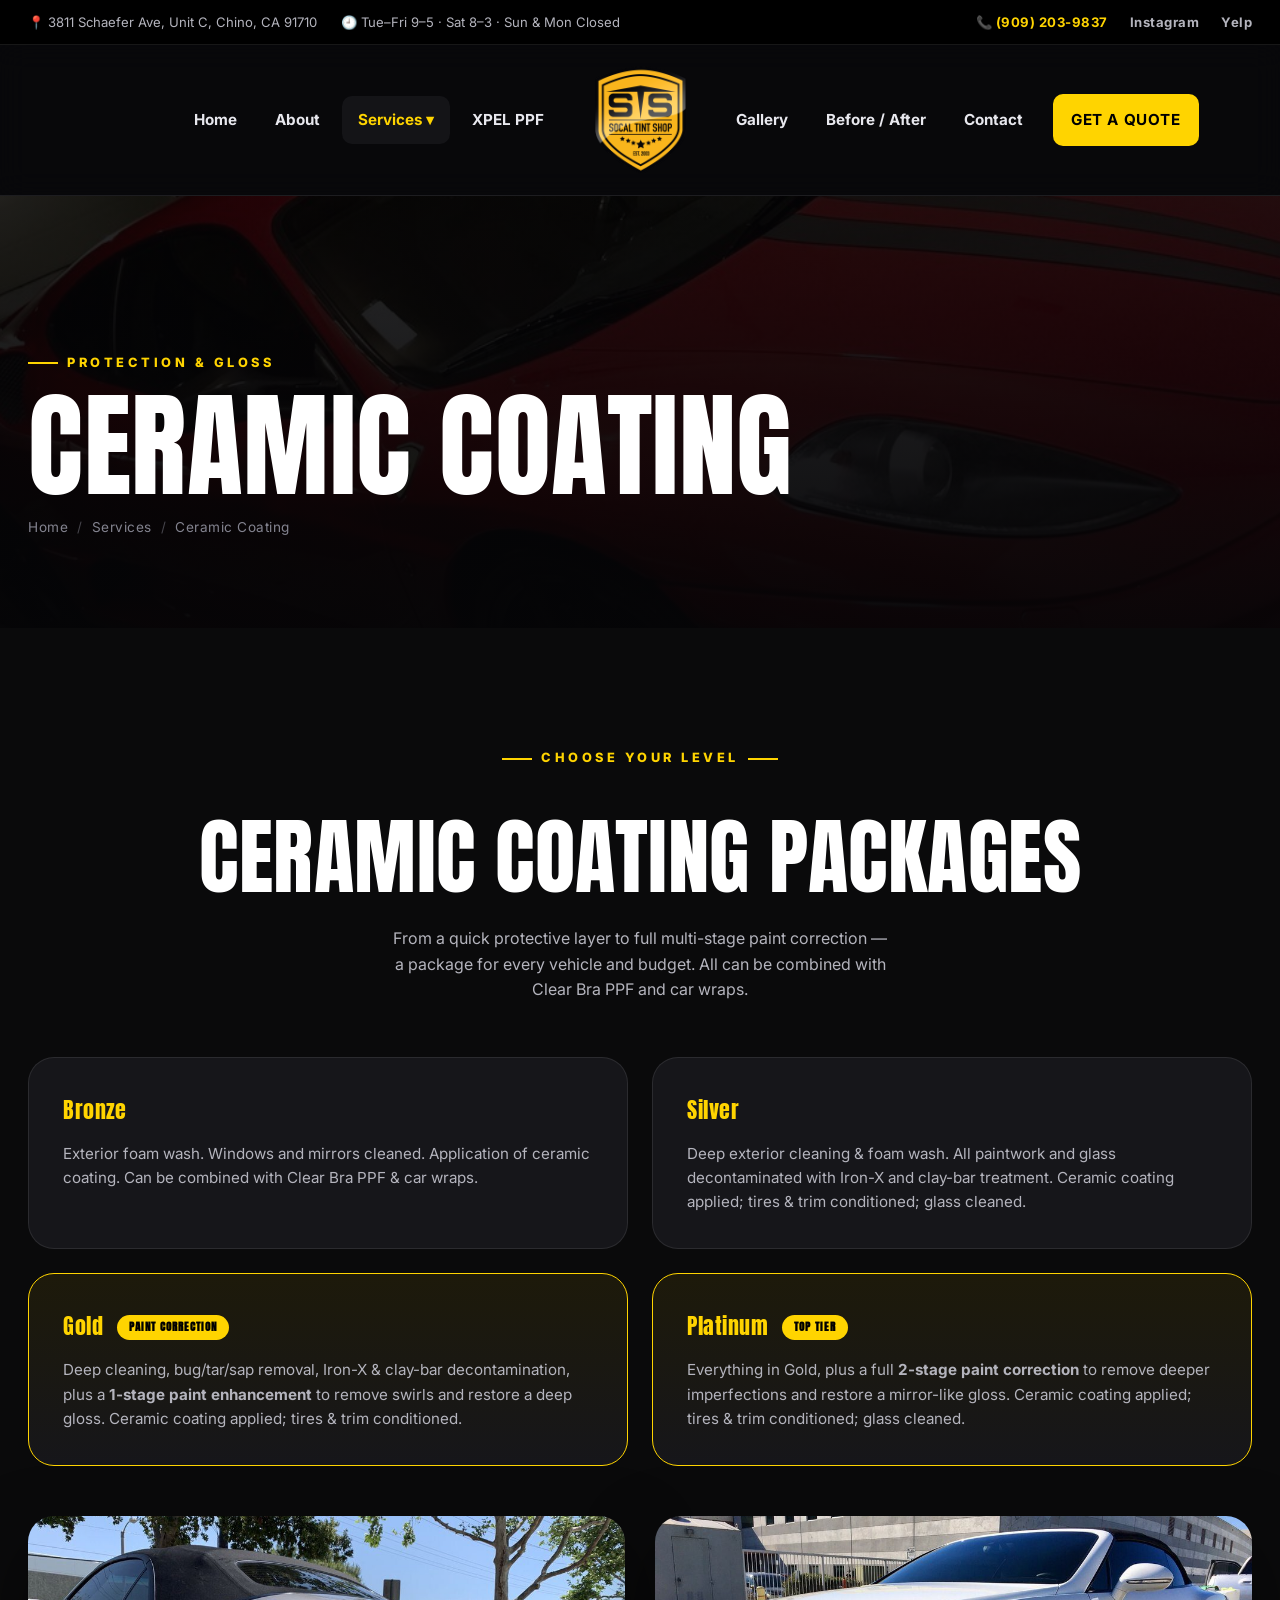
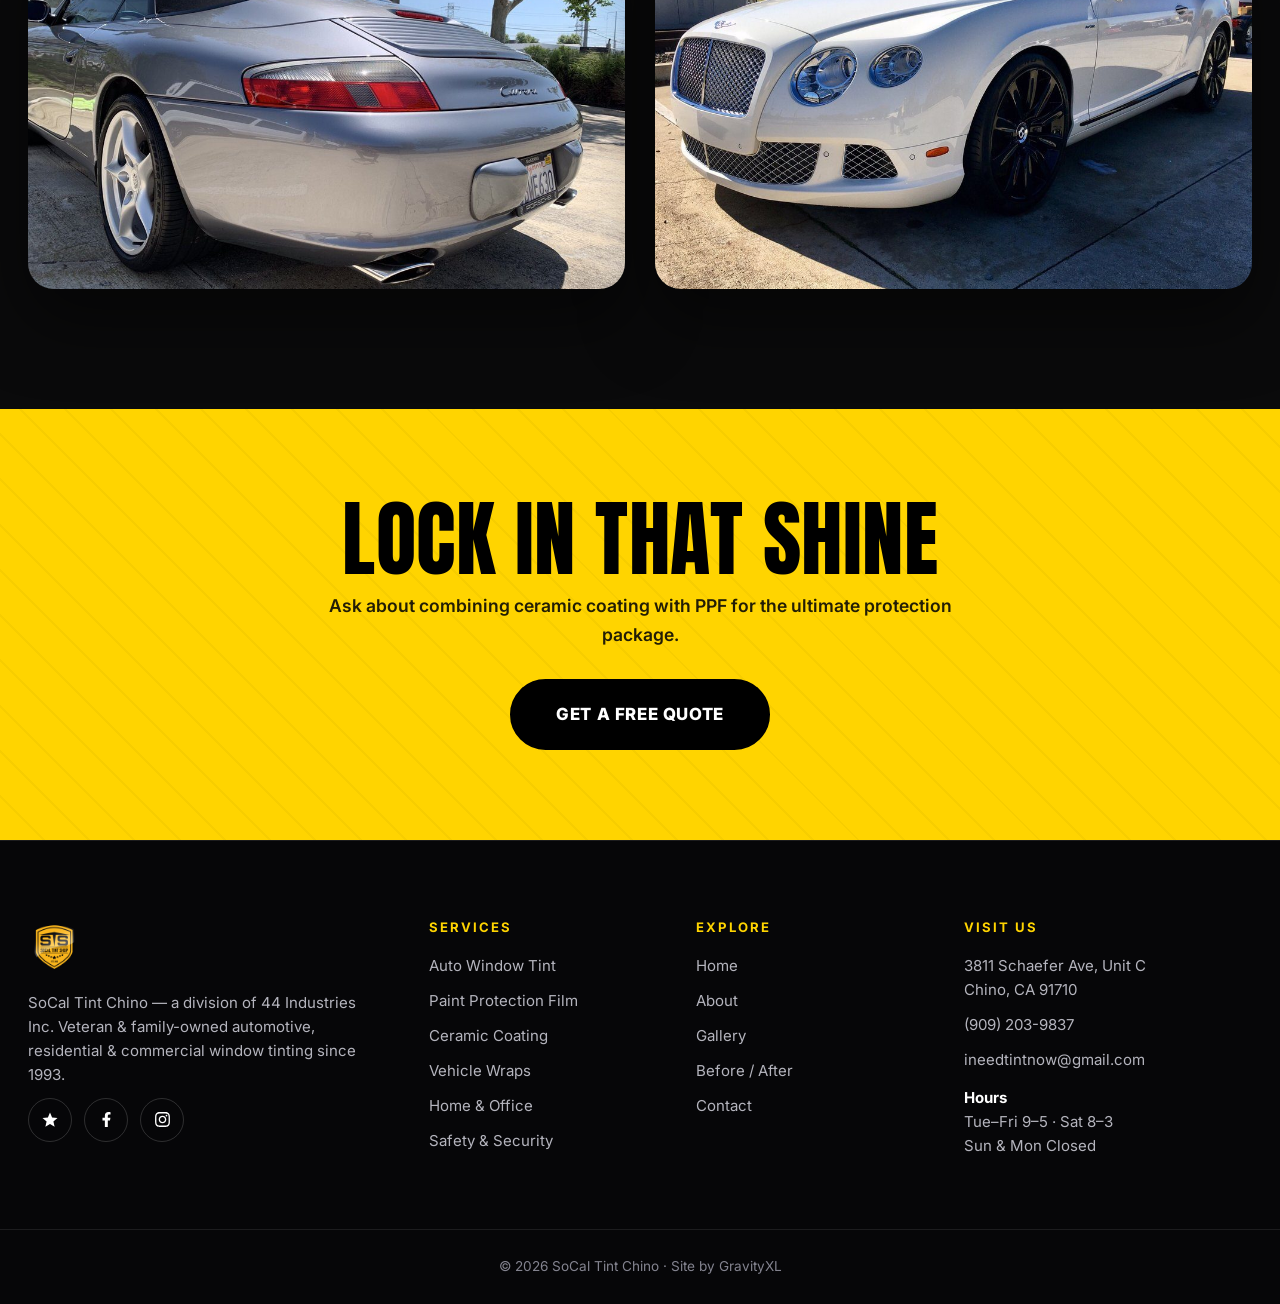
<file: services/ceramic-coating.html>
<!DOCTYPE html>
<html lang="en">
<head>
<meta charset="UTF-8">
<meta name="viewport" content="width=device-width, initial-scale=1">
<title>Ceramic Coating Packages | SoCal Tint Chino</title>
<meta name="description" content="Ceramic coating in Chino, CA — Bronze, Silver, Gold & Platinum packages with paint correction for a deep, long-lasting hydrophobic gloss.">
<link rel="icon" href="../assets/img/2024/11/cropped-socaltint-shop-yellow-270x270.png">
<link rel="preconnect" href="https://fonts.googleapis.com"><link rel="preconnect" href="https://fonts.gstatic.com" crossorigin>
<link href="https://fonts.googleapis.com/css2?family=Anton&family=Inter:wght@400;500;600;700;800;900&display=swap" rel="stylesheet">
<link rel="stylesheet" href="../assets/style.css">
</head>
<body>

<div class="util"><div class="wide">
  <div class="u-l"><span>📍 3811 Schaefer Ave, Unit C, Chino, CA 91710</span><span>🕘 Tue–Fri 9–5 · Sat 8–3 · Sun &amp; Mon Closed</span></div>
  <div class="u-r"><a class="ph" href="tel:+19092039837">📞 (909) 203-9837</a>
    <a href="https://www.instagram.com/socal_tint_shop_chino/" target="_blank" rel="noopener">Instagram</a>
    <a href="https://www.yelp.com/biz/socal-tint-shop-chino" target="_blank" rel="noopener">Yelp</a></div>
</div></div>

<header class="hdr"><div class="wide nav">
  <nav class="nav-side left">
    <a href="../index.html">Home</a><a href="../about.html">About</a>
    <div class="drop"><a href="#" class="on">Services ▾</a><div class="drop-m">
      <a href="auto-tint.html">Auto Window Tint</a><a href="home-office.html">Home &amp; Office</a>
      <a href="ceramic-coating.html" class="on">Ceramic Coating</a><a href="safety-security.html">Safety &amp; Security</a>
      <a href="wraps.html">Vehicle Wraps</a></div></div>
    <a href="xpel-ppf.html">XPEL PPF</a>
  </nav>
  <a href="../index.html" class="logo"><img src="../assets/img/2024/11/socal-yellow.png" alt="SoCal Tint Chino"></a>
  <nav class="nav-side right">
    <a href="../gallery.html">Gallery</a><a href="../before-after.html">Before / After</a><a href="../contact.html">Contact</a>
    <a href="../contact.html" class="btn btn-y nav-cta">Get a Quote</a>
  </nav>
  <button class="burger" aria-label="Menu"><span></span><span></span><span></span></button>
</div></header>
<div class="nav-ovl"></div>
<aside class="drawer">
  <a href="../index.html">Home</a><a href="../about.html">About</a>
  <div class="dh">Services</div>
  <a href="auto-tint.html" class="sub-a">Auto Window Tint</a><a href="home-office.html" class="sub-a">Home &amp; Office</a>
  <a href="ceramic-coating.html" class="sub-a on">Ceramic Coating</a><a href="safety-security.html" class="sub-a">Safety &amp; Security</a>
  <a href="wraps.html" class="sub-a">Vehicle Wraps</a><a href="xpel-ppf.html" class="sub-a">XPEL PPF</a>
  <div class="dh">Explore</div>
  <a href="../gallery.html">Gallery</a><a href="../before-after.html">Before / After</a><a href="../contact.html">Contact</a>
  <a href="../contact.html" class="btn btn-y nav-cta">Get a Quote</a>
</aside>

<section class="phero">
  <div class="phero-bg" style="background-image:url('../assets/img/2020/04/ceramics.jpg')"></div>
  <div class="wrap">
    <span class="kicker">Protection &amp; Gloss</span>
    <h1 class="dsp h-xxl">Ceramic Coating</h1>
    <div class="crumbs"><a href="../index.html">Home</a><span class="s">/</span>Services<span class="s">/</span>Ceramic Coating</div>
  </div>
</section>

<section class="sec">
  <div class="wide">
    <div class="shead center rv"><span class="kicker center">Choose Your Level</span><h2 class="dsp h-xl">Ceramic Coating Packages</h2>
      <p>From a quick protective layer to full multi-stage paint correction — a package for every vehicle and budget. All can be combined with Clear Bra PPF and car wraps.</p></div>
    <div class="svc-grid" style="grid-template-columns:repeat(2,1fr)">
      <div class="tier rv"><span class="bdg">Bronze</span><p>Exterior foam wash. Windows and mirrors cleaned. Application of ceramic coating. Can be combined with Clear Bra PPF &amp; car wraps.</p></div>
      <div class="tier rv d1"><span class="bdg">Silver</span><p>Deep exterior cleaning &amp; foam wash. All paintwork and glass decontaminated with Iron-X and clay-bar treatment. Ceramic coating applied; tires &amp; trim conditioned; glass cleaned.</p></div>
      <div class="tier hot rv"><span class="bdg">Gold <span class="hot-tag">Paint Correction</span></span><p>Deep cleaning, bug/tar/sap removal, Iron-X &amp; clay-bar decontamination, plus a <strong>1-stage paint enhancement</strong> to remove swirls and restore a deep gloss. Ceramic coating applied; tires &amp; trim conditioned.</p></div>
      <div class="tier hot rv d1"><span class="bdg">Platinum <span class="hot-tag">Top Tier</span></span><p>Everything in Gold, plus a full <strong>2-stage paint correction</strong> to remove deeper imperfections and restore a mirror-like gloss. Ceramic coating applied; tires &amp; trim conditioned; glass cleaned.</p></div>
    </div>
    <div class="ba-grid" style="margin-top:50px">
      <div class="split-img rv" style="aspect-ratio:16/10"><img src="../assets/img/2020/04/o.jpg" alt="Ceramic result" style="max-height:none;height:100%"></div>
      <div class="split-img rv d1" style="aspect-ratio:16/10"><img src="../assets/img/2020/04/ceramic.jpg" alt="Ceramic detail" style="max-height:none;height:100%"></div>
    </div>
  </div>
</section>

<section class="cta"><div class="wide">
  <h2 class="dsp h-xl">Lock In That Shine</h2>
  <p>Ask about combining ceramic coating with PPF for the ultimate protection package.</p>
  <a href="../contact.html" class="btn btn-k">Get a Free Quote</a>
</div></section>

<footer class="ftr">
  <div class="wide fgrid">
    <div class="fbrand"><img src="../assets/img/2024/11/socal-yellow.png" alt="SoCal Tint Chino">
      <p>SoCal Tint Chino — a division of 44 Industries Inc. Veteran &amp; family-owned automotive, residential &amp; commercial window tinting since 1993.</p>
      <div class="fsoc"><a href="https://www.yelp.com/biz/socal-tint-shop-chino" target="_blank" rel="noopener" aria-label="Yelp"><svg viewBox="0 0 24 24" width="18" height="18" fill="currentColor"><path d="M12 17.27L18.18 21l-1.64-7.03L22 9.24l-7.19-.61L12 2 9.19 8.63 2 9.24l5.46 4.73L5.82 21z"/></svg></a><a href="https://www.facebook.com/shopteslapros/" target="_blank" rel="noopener" aria-label="Facebook"><svg viewBox="0 0 320 512" width="15" height="15" fill="currentColor"><path d="M279.14 288l14.22-92.66h-88.91v-60.13c0-25.35 12.42-50.06 52.24-50.06h40.42V6.26S260.43 0 225.36 0c-73.22 0-121.08 44.38-121.08 124.72v70.62H22.89V288h81.39v224h100.17V288z"/></svg></a><a href="https://www.instagram.com/socal_tint_shop_chino/" target="_blank" rel="noopener" aria-label="Instagram"><svg viewBox="0 0 448 512" width="17" height="17" fill="currentColor"><path d="M224.1 141c-63.6 0-114.9 51.3-114.9 114.9s51.3 114.9 114.9 114.9S339 319.5 339 255.9 287.7 141 224.1 141zm0 189.6c-41.1 0-74.7-33.5-74.7-74.7s33.5-74.7 74.7-74.7 74.7 33.5 74.7 74.7-33.6 74.7-74.7 74.7zm146.4-194.3c0 14.9-12 26.8-26.8 26.8-14.9 0-26.8-12-26.8-26.8s12-26.8 26.8-26.8 26.8 12 26.8 26.8zm76.1 27.2c-1.7-35.9-9.9-67.7-36.2-93.9-26.2-26.2-58-34.4-93.9-36.2-37-2.1-147.9-2.1-184.9 0-35.8 1.7-67.6 9.9-93.9 36.1s-34.4 58-36.2 93.9c-2.1 37-2.1 147.9 0 184.9 1.7 35.9 9.9 67.7 36.2 93.9s58 34.4 93.9 36.2c37 2.1 147.9 2.1 184.9 0 35.9-1.7 67.7-9.9 93.9-36.2 26.2-26.2 34.4-58 36.2-93.9 2.1-37 2.1-147.8 0-184.8zM398.8 388c-7.8 19.6-22.9 34.7-42.6 42.6-29.5 11.7-99.5 9-132.1 9s-102.7 2.6-132.1-9c-19.6-7.8-34.7-22.9-42.6-42.6-11.7-29.5-9-99.5-9-132.1s-2.6-102.7 9-132.1c7.8-19.6 22.9-34.7 42.6-42.6 29.5-11.7 99.5-9 132.1-9s102.7-2.6 132.1 9c19.6 7.8 34.7 22.9 42.6 42.6 11.7 29.5 9 99.5 9 132.1s2.7 102.7-9 132.1z"/></svg></a></div></div>
    <div><h4>Services</h4><a href="auto-tint.html">Auto Window Tint</a><a href="xpel-ppf.html">Paint Protection Film</a>
      <a href="ceramic-coating.html">Ceramic Coating</a><a href="wraps.html">Vehicle Wraps</a>
      <a href="home-office.html">Home &amp; Office</a><a href="safety-security.html">Safety &amp; Security</a></div>
    <div><h4>Explore</h4><a href="../index.html">Home</a><a href="../about.html">About</a><a href="../gallery.html">Gallery</a>
      <a href="../before-after.html">Before / After</a><a href="../contact.html">Contact</a></div>
    <div><h4>Visit Us</h4><p>3811 Schaefer Ave, Unit C<br>Chino, CA 91710</p>
      <a href="tel:+19092039837">(909) 203-9837</a><a href="mailto:ineedtintnow@gmail.com">ineedtintnow@gmail.com</a>
      <p style="margin-top:14px"><strong style="color:#fff">Hours</strong><br>Tue–Fri 9–5 · Sat 8–3<br>Sun &amp; Mon Closed</p></div>
  </div>
  <div class="fbot"><div class="wide">© <span data-year>2026</span> SoCal Tint Chino · Site by GravityXL</div></div>
</footer>

<div class="cbar"><a href="tel:+19092039837" class="c">📞 Call Now</a><a href="../contact.html" class="q">Get a Quote</a></div>
<script src="../assets/app.js"></script>
</body>
</html>
</file>
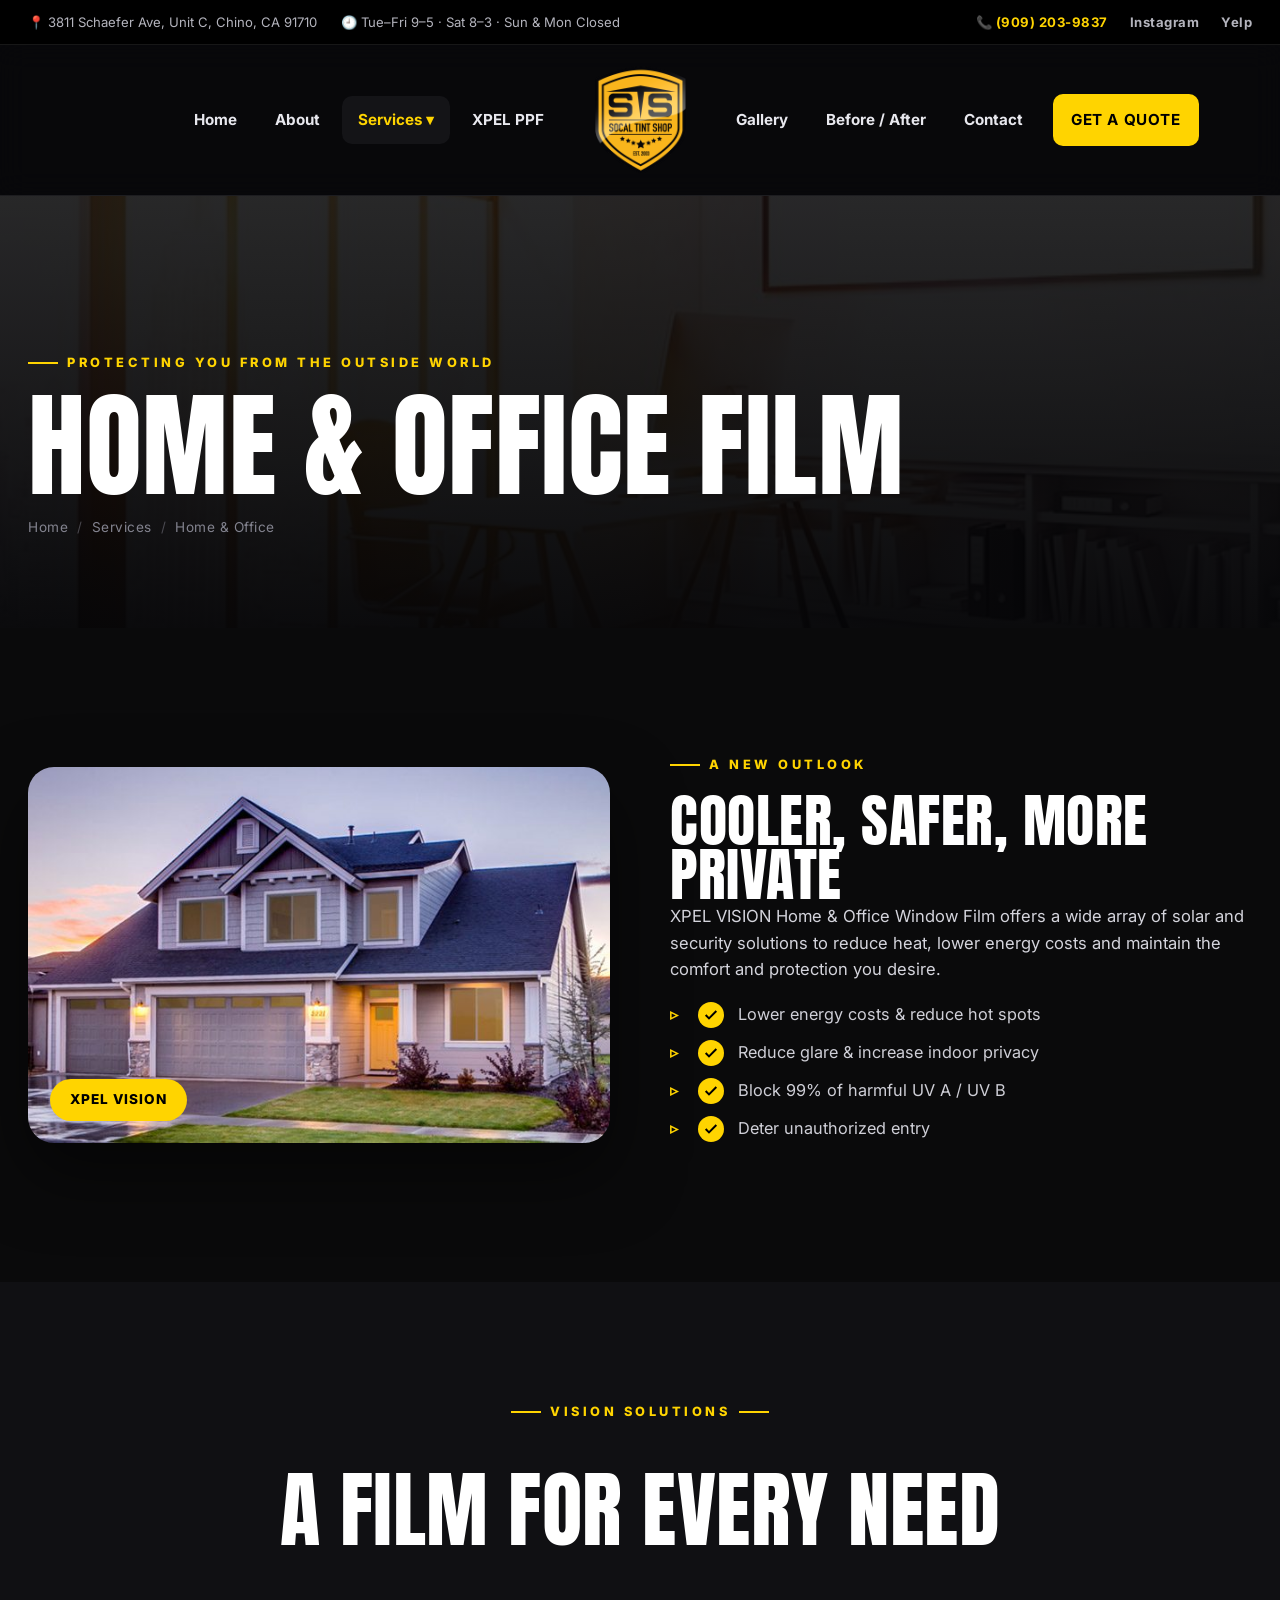
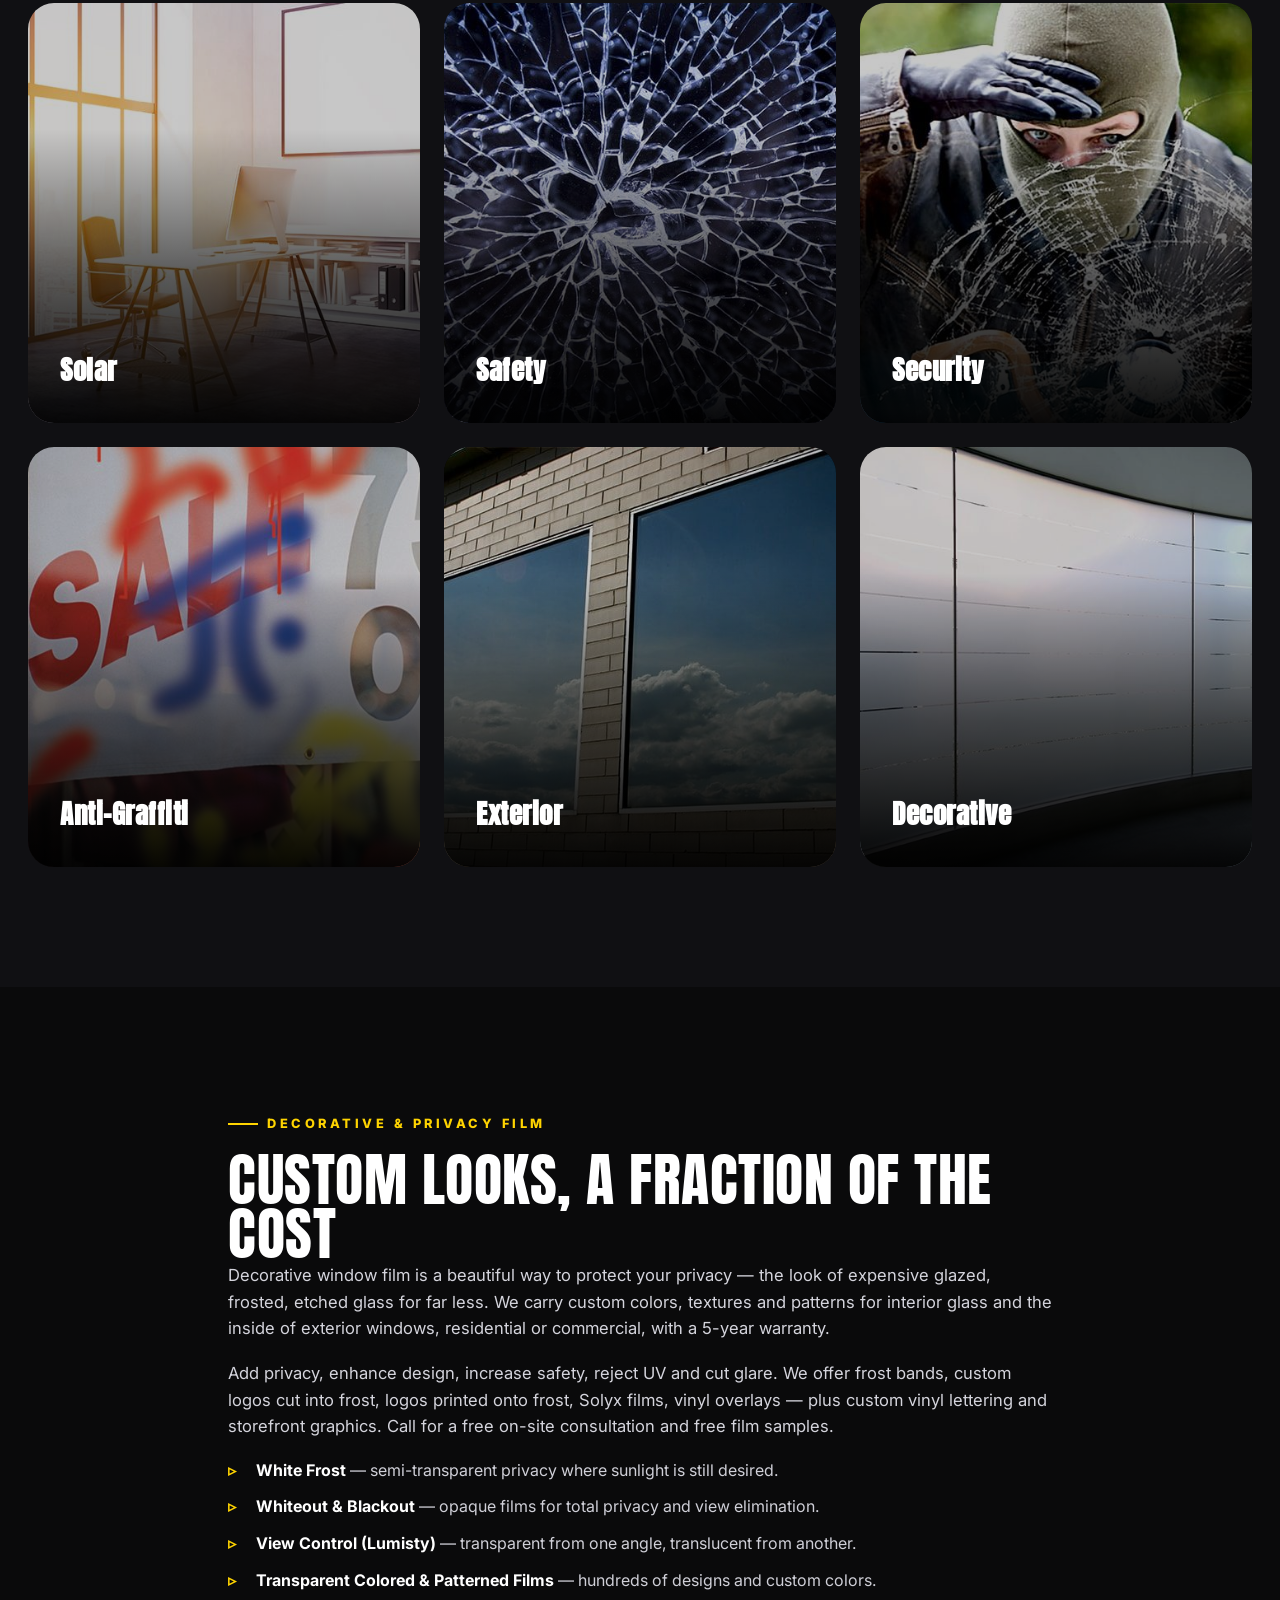
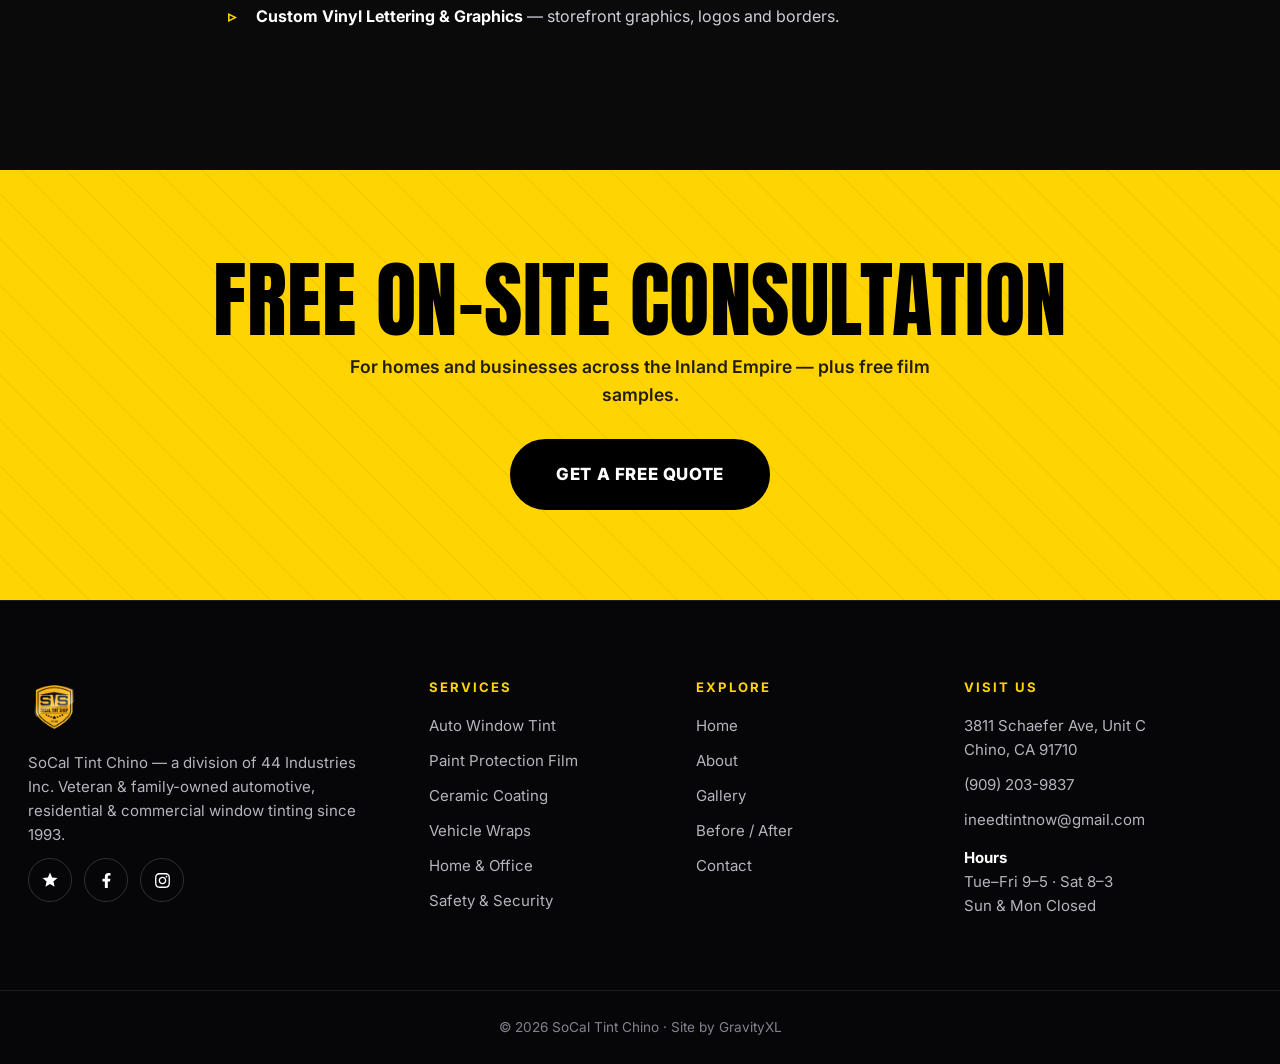
<file: services/home-office.html>
<!DOCTYPE html>
<html lang="en">
<head>
<meta charset="UTF-8">
<meta name="viewport" content="width=device-width, initial-scale=1">
<title>Home &amp; Office Window Film — XPEL VISION | SoCal Tint Chino</title>
<meta name="description" content="XPEL VISION home & office window film in Chino, CA — solar, safety, security, anti-graffiti, exterior & decorative films to cut heat, glare and energy costs.">
<link rel="icon" href="../assets/img/2024/11/cropped-socaltint-shop-yellow-270x270.png">
<link rel="preconnect" href="https://fonts.googleapis.com"><link rel="preconnect" href="https://fonts.gstatic.com" crossorigin>
<link href="https://fonts.googleapis.com/css2?family=Anton&family=Inter:wght@400;500;600;700;800;900&display=swap" rel="stylesheet">
<link rel="stylesheet" href="../assets/style.css">
</head>
<body>

<div class="util"><div class="wide">
  <div class="u-l"><span>📍 3811 Schaefer Ave, Unit C, Chino, CA 91710</span><span>🕘 Tue–Fri 9–5 · Sat 8–3 · Sun &amp; Mon Closed</span></div>
  <div class="u-r"><a class="ph" href="tel:+19092039837">📞 (909) 203-9837</a>
    <a href="https://www.instagram.com/socal_tint_shop_chino/" target="_blank" rel="noopener">Instagram</a>
    <a href="https://www.yelp.com/biz/socal-tint-shop-chino" target="_blank" rel="noopener">Yelp</a></div>
</div></div>

<header class="hdr"><div class="wide nav">
  <nav class="nav-side left">
    <a href="../index.html">Home</a><a href="../about.html">About</a>
    <div class="drop"><a href="#" class="on">Services ▾</a><div class="drop-m">
      <a href="auto-tint.html">Auto Window Tint</a><a href="home-office.html" class="on">Home &amp; Office</a>
      <a href="ceramic-coating.html">Ceramic Coating</a><a href="safety-security.html">Safety &amp; Security</a>
      <a href="wraps.html">Vehicle Wraps</a></div></div>
    <a href="xpel-ppf.html">XPEL PPF</a>
  </nav>
  <a href="../index.html" class="logo"><img src="../assets/img/2024/11/socal-yellow.png" alt="SoCal Tint Chino"></a>
  <nav class="nav-side right">
    <a href="../gallery.html">Gallery</a><a href="../before-after.html">Before / After</a><a href="../contact.html">Contact</a>
    <a href="../contact.html" class="btn btn-y nav-cta">Get a Quote</a>
  </nav>
  <button class="burger" aria-label="Menu"><span></span><span></span><span></span></button>
</div></header>
<div class="nav-ovl"></div>
<aside class="drawer">
  <a href="../index.html">Home</a><a href="../about.html">About</a>
  <div class="dh">Services</div>
  <a href="auto-tint.html" class="sub-a">Auto Window Tint</a><a href="home-office.html" class="sub-a on">Home &amp; Office</a>
  <a href="ceramic-coating.html" class="sub-a">Ceramic Coating</a><a href="safety-security.html" class="sub-a">Safety &amp; Security</a>
  <a href="wraps.html" class="sub-a">Vehicle Wraps</a><a href="xpel-ppf.html" class="sub-a">XPEL PPF</a>
  <div class="dh">Explore</div>
  <a href="../gallery.html">Gallery</a><a href="../before-after.html">Before / After</a><a href="../contact.html">Contact</a>
  <a href="../contact.html" class="btn btn-y nav-cta">Get a Quote</a>
</aside>

<section class="phero">
  <div class="phero-bg" style="background-image:url('../assets/img/2020/03/XPEL-VISION-window-film-solar-protection.jpg')"></div>
  <div class="wrap">
    <span class="kicker">Protecting You From The Outside World</span>
    <h1 class="dsp h-xxl">Home &amp; Office Film</h1>
    <div class="crumbs"><a href="../index.html">Home</a><span class="s">/</span>Services<span class="s">/</span>Home &amp; Office</div>
  </div>
</section>

<section class="sec">
  <div class="wide split">
    <div class="split-img rv"><img src="../assets/img/2020/03/XPEL-VISION-ARCHITECTURAL-SOLAR-FILM-SECURITY-FILM-TINT-SIMULATOR.jpg" alt="XPEL Vision"><span class="tagimg">XPEL VISION</span></div>
    <div class="rv d1 prose">
      <span class="kicker">A New Outlook</span>
      <h2 class="dsp h-lg">Cooler, Safer, More Private</h2>
      <p>XPEL VISION Home &amp; Office Window Film offers a wide array of solar and security solutions to reduce heat, lower energy costs and maintain the comfort and protection you desire.</p>
      <ul class="ticks">
        <li><svg viewBox="0 0 24 24" fill="none" stroke="currentColor" stroke-width="3"><path d="M20 6L9 17l-5-5"/></svg>Lower energy costs &amp; reduce hot spots</li>
        <li><svg viewBox="0 0 24 24" fill="none" stroke="currentColor" stroke-width="3"><path d="M20 6L9 17l-5-5"/></svg>Reduce glare &amp; increase indoor privacy</li>
        <li><svg viewBox="0 0 24 24" fill="none" stroke="currentColor" stroke-width="3"><path d="M20 6L9 17l-5-5"/></svg>Block 99% of harmful UV A / UV B</li>
        <li><svg viewBox="0 0 24 24" fill="none" stroke="currentColor" stroke-width="3"><path d="M20 6L9 17l-5-5"/></svg>Deter unauthorized entry</li>
      </ul>
    </div>
  </div>
</section>

<section class="sec soft">
  <div class="wide">
    <div class="shead center rv"><span class="kicker center">VISION Solutions</span><h2 class="dsp h-xl">A Film For Every Need</h2></div>
    <div class="svc-grid">
      <div class="svc rv"><img src="../assets/img/2020/03/XPEL-VISION-window-film-solar-protection.jpg" alt="Solar"><div class="svc-b"><h3>Solar</h3><p>Solar energy rejection plus security features — Clear View Plus, Clear View, Daylight, Crystal Clear, Evening View, One Way, Bronze &amp; Silver.</p></div></div>
      <div class="svc rv d1"><img src="../assets/img/2020/03/XPEL-VISION-window-film-safety.jpg" alt="Safety"><div class="svc-b"><h3>Safety</h3><p>A virtually clear layer of strong PET with 99% UV filtration — secures glass in the event of a breakage. 4 Mil &amp; 7 Mil.</p></div></div>
      <div class="svc rv d2"><img src="../assets/img/2020/03/XPEL-Vision-window-film-security-option-1.jpg" alt="Security"><div class="svc-b"><h3>Security</h3><p>Deter unauthorized entry and burglary. Available in 8 Mil, 12 Mil and 15 Mil thicknesses.</p></div></div>
      <div class="svc rv"><img src="../assets/img/2020/03/XPEL-VISION-window-film-anti-graffiti.jpg" alt="Anti-graffiti"><div class="svc-b"><h3>Anti-Graffiti</h3><p>Protects glass vandalized by graffiti, scratching or acid. Clear 4 &amp; 6 Mil for interior or exterior.</p></div></div>
      <div class="svc rv d1"><img src="../assets/img/2020/03/XPEL-VISION-window-film-1-way-exterior.jpg" alt="Exterior"><div class="svc-b"><h3>Exterior</h3><p>Exterior reflectivity for privacy and solar-heat blocking — comfort and energy savings. Silver 20% VLT.</p></div></div>
      <div class="svc rv d2"><img src="../assets/img/2020/03/XPEL-VISION-window-film-decorative-frost.jpg" alt="Decorative"><div class="svc-b"><h3>Decorative</h3><p>Designer films for accents &amp; privacy — White Matte, Whiteout &amp; Blackout, custom logos, frost bands and more.</p></div></div>
    </div>
  </div>
</section>

<section class="sec">
  <div class="wide prose rv" style="max-width:880px;margin:0 auto">
    <span class="kicker">Decorative &amp; Privacy Film</span>
    <h2 class="dsp h-lg">Custom Looks, A Fraction Of The Cost</h2>
    <p>Decorative window film is a beautiful way to protect your privacy — the look of expensive glazed, frosted, etched glass for far less. We carry custom colors, textures and patterns for interior glass and the inside of exterior windows, residential or commercial, with a 5-year warranty.</p>
    <p>Add privacy, enhance design, increase safety, reject UV and cut glare. We offer frost bands, custom logos cut into frost, logos printed onto frost, Solyx films, vinyl overlays — plus custom vinyl lettering and storefront graphics. Call for a free on-site consultation and free film samples.</p>
    <ul>
      <li><strong>White Frost</strong> — semi-transparent privacy where sunlight is still desired.</li>
      <li><strong>Whiteout &amp; Blackout</strong> — opaque films for total privacy and view elimination.</li>
      <li><strong>View Control (Lumisty)</strong> — transparent from one angle, translucent from another.</li>
      <li><strong>Transparent Colored &amp; Patterned Films</strong> — hundreds of designs and custom colors.</li>
      <li><strong>Custom Vinyl Lettering &amp; Graphics</strong> — storefront graphics, logos and borders.</li>
    </ul>
  </div>
</section>

<section class="cta"><div class="wide">
  <h2 class="dsp h-xl">Free On-Site Consultation</h2>
  <p>For homes and businesses across the Inland Empire — plus free film samples.</p>
  <a href="../contact.html" class="btn btn-k">Get a Free Quote</a>
</div></section>

<footer class="ftr">
  <div class="wide fgrid">
    <div class="fbrand"><img src="../assets/img/2024/11/socal-yellow.png" alt="SoCal Tint Chino">
      <p>SoCal Tint Chino — a division of 44 Industries Inc. Veteran &amp; family-owned automotive, residential &amp; commercial window tinting since 1993.</p>
      <div class="fsoc"><a href="https://www.yelp.com/biz/socal-tint-shop-chino" target="_blank" rel="noopener" aria-label="Yelp"><svg viewBox="0 0 24 24" width="18" height="18" fill="currentColor"><path d="M12 17.27L18.18 21l-1.64-7.03L22 9.24l-7.19-.61L12 2 9.19 8.63 2 9.24l5.46 4.73L5.82 21z"/></svg></a><a href="https://www.facebook.com/shopteslapros/" target="_blank" rel="noopener" aria-label="Facebook"><svg viewBox="0 0 320 512" width="15" height="15" fill="currentColor"><path d="M279.14 288l14.22-92.66h-88.91v-60.13c0-25.35 12.42-50.06 52.24-50.06h40.42V6.26S260.43 0 225.36 0c-73.22 0-121.08 44.38-121.08 124.72v70.62H22.89V288h81.39v224h100.17V288z"/></svg></a><a href="https://www.instagram.com/socal_tint_shop_chino/" target="_blank" rel="noopener" aria-label="Instagram"><svg viewBox="0 0 448 512" width="17" height="17" fill="currentColor"><path d="M224.1 141c-63.6 0-114.9 51.3-114.9 114.9s51.3 114.9 114.9 114.9S339 319.5 339 255.9 287.7 141 224.1 141zm0 189.6c-41.1 0-74.7-33.5-74.7-74.7s33.5-74.7 74.7-74.7 74.7 33.5 74.7 74.7-33.6 74.7-74.7 74.7zm146.4-194.3c0 14.9-12 26.8-26.8 26.8-14.9 0-26.8-12-26.8-26.8s12-26.8 26.8-26.8 26.8 12 26.8 26.8zm76.1 27.2c-1.7-35.9-9.9-67.7-36.2-93.9-26.2-26.2-58-34.4-93.9-36.2-37-2.1-147.9-2.1-184.9 0-35.8 1.7-67.6 9.9-93.9 36.1s-34.4 58-36.2 93.9c-2.1 37-2.1 147.9 0 184.9 1.7 35.9 9.9 67.7 36.2 93.9s58 34.4 93.9 36.2c37 2.1 147.9 2.1 184.9 0 35.9-1.7 67.7-9.9 93.9-36.2 26.2-26.2 34.4-58 36.2-93.9 2.1-37 2.1-147.8 0-184.8zM398.8 388c-7.8 19.6-22.9 34.7-42.6 42.6-29.5 11.7-99.5 9-132.1 9s-102.7 2.6-132.1-9c-19.6-7.8-34.7-22.9-42.6-42.6-11.7-29.5-9-99.5-9-132.1s-2.6-102.7 9-132.1c7.8-19.6 22.9-34.7 42.6-42.6 29.5-11.7 99.5-9 132.1-9s102.7-2.6 132.1 9c19.6 7.8 34.7 22.9 42.6 42.6 11.7 29.5 9 99.5 9 132.1s2.7 102.7-9 132.1z"/></svg></a></div></div>
    <div><h4>Services</h4><a href="auto-tint.html">Auto Window Tint</a><a href="xpel-ppf.html">Paint Protection Film</a>
      <a href="ceramic-coating.html">Ceramic Coating</a><a href="wraps.html">Vehicle Wraps</a>
      <a href="home-office.html">Home &amp; Office</a><a href="safety-security.html">Safety &amp; Security</a></div>
    <div><h4>Explore</h4><a href="../index.html">Home</a><a href="../about.html">About</a><a href="../gallery.html">Gallery</a>
      <a href="../before-after.html">Before / After</a><a href="../contact.html">Contact</a></div>
    <div><h4>Visit Us</h4><p>3811 Schaefer Ave, Unit C<br>Chino, CA 91710</p>
      <a href="tel:+19092039837">(909) 203-9837</a><a href="mailto:ineedtintnow@gmail.com">ineedtintnow@gmail.com</a>
      <p style="margin-top:14px"><strong style="color:#fff">Hours</strong><br>Tue–Fri 9–5 · Sat 8–3<br>Sun &amp; Mon Closed</p></div>
  </div>
  <div class="fbot"><div class="wide">© <span data-year>2026</span> SoCal Tint Chino · Site by GravityXL</div></div>
</footer>

<div class="cbar"><a href="tel:+19092039837" class="c">📞 Call Now</a><a href="../contact.html" class="q">Get a Quote</a></div>
<script src="../assets/app.js"></script>
</body>
</html>
</file>
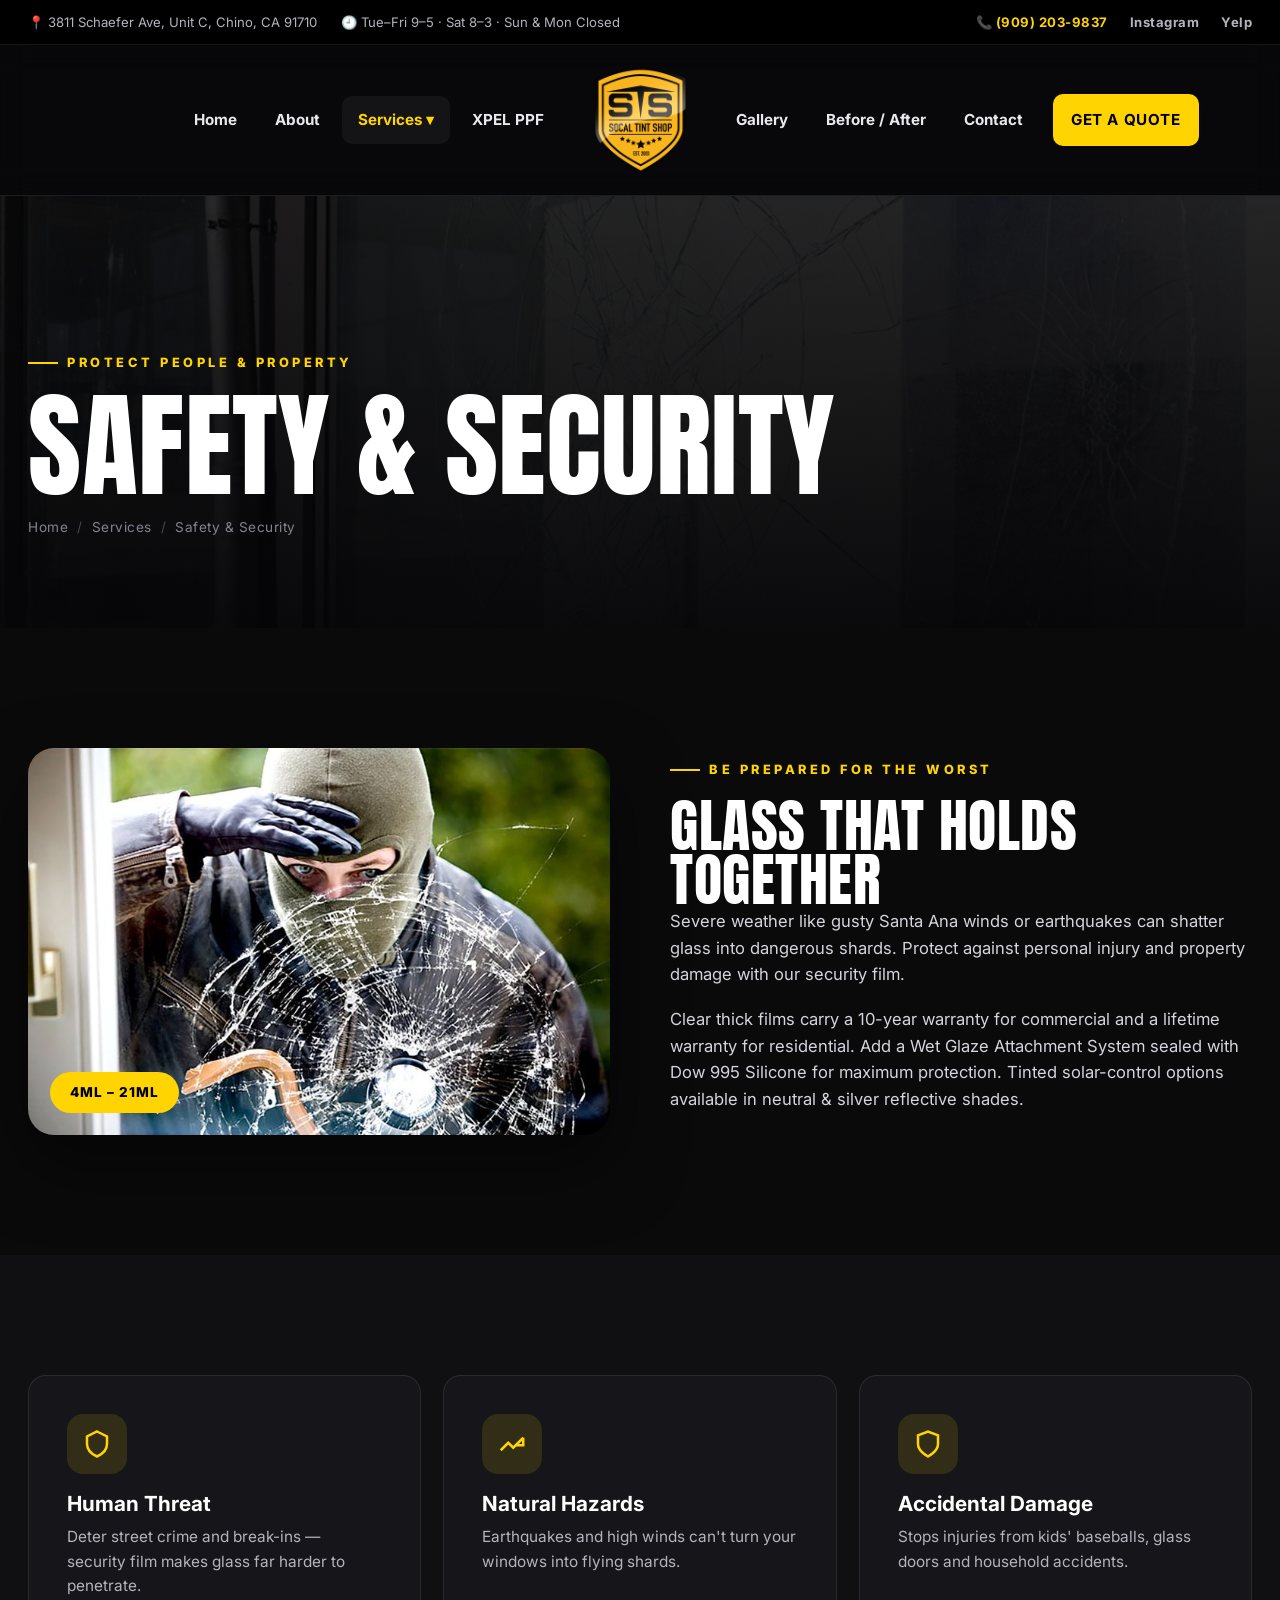
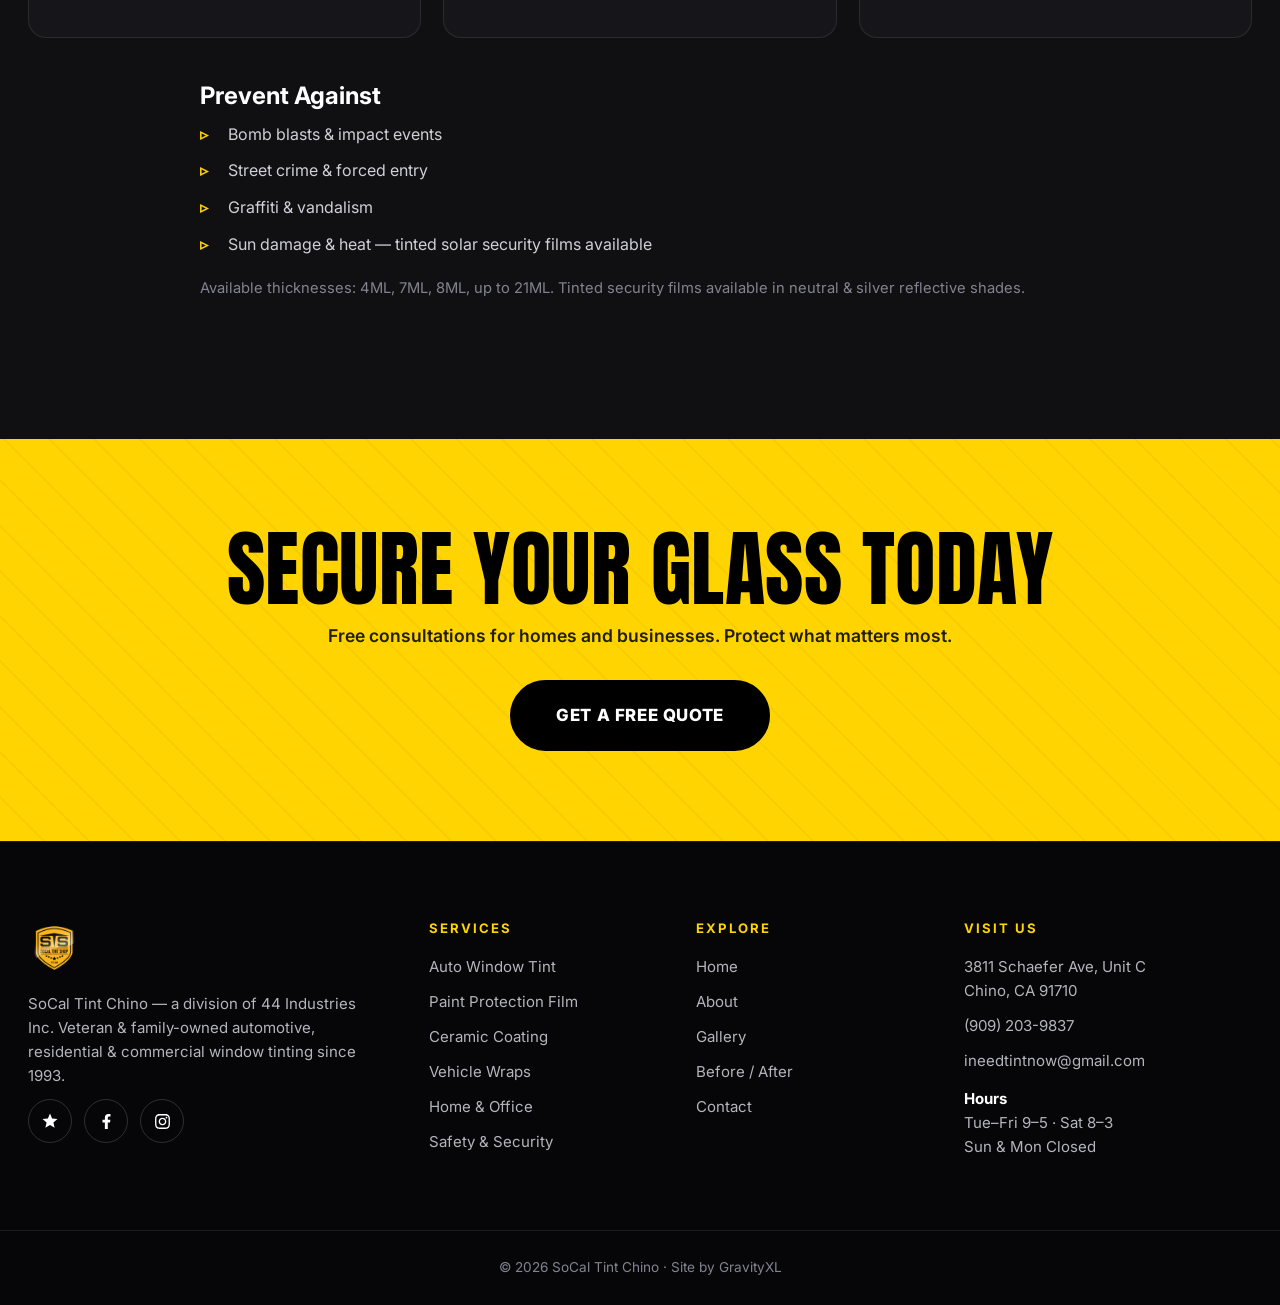
<file: services/safety-security.html>
<!DOCTYPE html>
<html lang="en">
<head>
<meta charset="UTF-8">
<meta name="viewport" content="width=device-width, initial-scale=1">
<title>Safety &amp; Security Window Film | SoCal Tint Chino</title>
<meta name="description" content="Safety & security window film in Chino, CA. Clear films from 4ML to 21ML that hold glass together against impact, weather, crime & break-ins. 10-year & lifetime warranties.">
<link rel="icon" href="../assets/img/2024/11/cropped-socaltint-shop-yellow-270x270.png">
<link rel="preconnect" href="https://fonts.googleapis.com"><link rel="preconnect" href="https://fonts.gstatic.com" crossorigin>
<link href="https://fonts.googleapis.com/css2?family=Anton&family=Inter:wght@400;500;600;700;800;900&display=swap" rel="stylesheet">
<link rel="stylesheet" href="../assets/style.css">
</head>
<body>

<div class="util"><div class="wide">
  <div class="u-l"><span>📍 3811 Schaefer Ave, Unit C, Chino, CA 91710</span><span>🕘 Tue–Fri 9–5 · Sat 8–3 · Sun &amp; Mon Closed</span></div>
  <div class="u-r"><a class="ph" href="tel:+19092039837">📞 (909) 203-9837</a>
    <a href="https://www.instagram.com/socal_tint_shop_chino/" target="_blank" rel="noopener">Instagram</a>
    <a href="https://www.yelp.com/biz/socal-tint-shop-chino" target="_blank" rel="noopener">Yelp</a></div>
</div></div>

<header class="hdr"><div class="wide nav">
  <nav class="nav-side left">
    <a href="../index.html">Home</a><a href="../about.html">About</a>
    <div class="drop"><a href="#" class="on">Services ▾</a><div class="drop-m">
      <a href="auto-tint.html">Auto Window Tint</a><a href="home-office.html">Home &amp; Office</a>
      <a href="ceramic-coating.html">Ceramic Coating</a><a href="safety-security.html" class="on">Safety &amp; Security</a>
      <a href="wraps.html">Vehicle Wraps</a></div></div>
    <a href="xpel-ppf.html">XPEL PPF</a>
  </nav>
  <a href="../index.html" class="logo"><img src="../assets/img/2024/11/socal-yellow.png" alt="SoCal Tint Chino"></a>
  <nav class="nav-side right">
    <a href="../gallery.html">Gallery</a><a href="../before-after.html">Before / After</a><a href="../contact.html">Contact</a>
    <a href="../contact.html" class="btn btn-y nav-cta">Get a Quote</a>
  </nav>
  <button class="burger" aria-label="Menu"><span></span><span></span><span></span></button>
</div></header>
<div class="nav-ovl"></div>
<aside class="drawer">
  <a href="../index.html">Home</a><a href="../about.html">About</a>
  <div class="dh">Services</div>
  <a href="auto-tint.html" class="sub-a">Auto Window Tint</a><a href="home-office.html" class="sub-a">Home &amp; Office</a>
  <a href="ceramic-coating.html" class="sub-a">Ceramic Coating</a><a href="safety-security.html" class="sub-a on">Safety &amp; Security</a>
  <a href="wraps.html" class="sub-a">Vehicle Wraps</a><a href="xpel-ppf.html" class="sub-a">XPEL PPF</a>
  <div class="dh">Explore</div>
  <a href="../gallery.html">Gallery</a><a href="../before-after.html">Before / After</a><a href="../contact.html">Contact</a>
  <a href="../contact.html" class="btn btn-y nav-cta">Get a Quote</a>
</aside>

<section class="phero">
  <div class="phero-bg" style="background-image:url('../assets/img/2020/04/shutterstock_7648748231.jpg')"></div>
  <div class="wrap">
    <span class="kicker">Protect People &amp; Property</span>
    <h1 class="dsp h-xxl">Safety &amp; Security</h1>
    <div class="crumbs"><a href="../index.html">Home</a><span class="s">/</span>Services<span class="s">/</span>Safety &amp; Security</div>
  </div>
</section>

<section class="sec">
  <div class="wide split">
    <div class="split-img rv"><img src="../assets/img/2020/03/XPEL-Vision-window-film-security-option-1.jpg" alt="Security film"><span class="tagimg">4ML – 21ML</span></div>
    <div class="rv d1 prose">
      <span class="kicker">Be Prepared For The Worst</span>
      <h2 class="dsp h-lg">Glass That Holds Together</h2>
      <p>Severe weather like gusty Santa Ana winds or earthquakes can shatter glass into dangerous shards. Protect against personal injury and property damage with our security film.</p>
      <p>Clear thick films carry a 10-year warranty for commercial and a lifetime warranty for residential. Add a Wet Glaze Attachment System sealed with Dow 995 Silicone for maximum protection. Tinted solar-control options available in neutral &amp; silver reflective shades.</p>
    </div>
  </div>
</section>

<section class="sec soft">
  <div class="wide">
    <div class="feat-grid">
      <div class="feat rv"><div class="ic"><svg viewBox="0 0 24 24" fill="none" stroke="currentColor" stroke-width="2"><path d="M12 2l8 4v6c0 5-3.5 8-8 10-4.5-2-8-5-8-10V6z"/></svg></div><h3>Human Threat</h3><p>Deter street crime and break-ins — security film makes glass far harder to penetrate.</p></div>
      <div class="feat rv d1"><div class="ic"><svg viewBox="0 0 24 24" fill="none" stroke="currentColor" stroke-width="2"><path d="M3 17l6-6 4 4 8-8"/><path d="M21 7v6h-6"/></svg></div><h3>Natural Hazards</h3><p>Earthquakes and high winds can't turn your windows into flying shards.</p></div>
      <div class="feat rv d2"><div class="ic"><svg viewBox="0 0 24 24" fill="none" stroke="currentColor" stroke-width="2"><path d="M12 22s8-4 8-10V5l-8-3-8 3v7c0 6 8 10 8 10z"/></svg></div><h3>Accidental Damage</h3><p>Stops injuries from kids' baseballs, glass doors and household accidents.</p></div>
    </div>
    <div class="prose rv" style="max-width:880px;margin:46px auto 0">
      <h3>Prevent Against</h3>
      <ul>
        <li>Bomb blasts &amp; impact events</li>
        <li>Street crime &amp; forced entry</li>
        <li>Graffiti &amp; vandalism</li>
        <li>Sun damage &amp; heat — tinted solar security films available</li>
      </ul>
      <p style="color:#83838f;font-size:.92rem">Available thicknesses: 4ML, 7ML, 8ML, up to 21ML. Tinted security films available in neutral &amp; silver reflective shades.</p>
    </div>
  </div>
</section>

<section class="cta"><div class="wide">
  <h2 class="dsp h-xl">Secure Your Glass Today</h2>
  <p>Free consultations for homes and businesses. Protect what matters most.</p>
  <a href="../contact.html" class="btn btn-k">Get a Free Quote</a>
</div></section>

<footer class="ftr">
  <div class="wide fgrid">
    <div class="fbrand"><img src="../assets/img/2024/11/socal-yellow.png" alt="SoCal Tint Chino">
      <p>SoCal Tint Chino — a division of 44 Industries Inc. Veteran &amp; family-owned automotive, residential &amp; commercial window tinting since 1993.</p>
      <div class="fsoc"><a href="https://www.yelp.com/biz/socal-tint-shop-chino" target="_blank" rel="noopener" aria-label="Yelp"><svg viewBox="0 0 24 24" width="18" height="18" fill="currentColor"><path d="M12 17.27L18.18 21l-1.64-7.03L22 9.24l-7.19-.61L12 2 9.19 8.63 2 9.24l5.46 4.73L5.82 21z"/></svg></a><a href="https://www.facebook.com/shopteslapros/" target="_blank" rel="noopener" aria-label="Facebook"><svg viewBox="0 0 320 512" width="15" height="15" fill="currentColor"><path d="M279.14 288l14.22-92.66h-88.91v-60.13c0-25.35 12.42-50.06 52.24-50.06h40.42V6.26S260.43 0 225.36 0c-73.22 0-121.08 44.38-121.08 124.72v70.62H22.89V288h81.39v224h100.17V288z"/></svg></a><a href="https://www.instagram.com/socal_tint_shop_chino/" target="_blank" rel="noopener" aria-label="Instagram"><svg viewBox="0 0 448 512" width="17" height="17" fill="currentColor"><path d="M224.1 141c-63.6 0-114.9 51.3-114.9 114.9s51.3 114.9 114.9 114.9S339 319.5 339 255.9 287.7 141 224.1 141zm0 189.6c-41.1 0-74.7-33.5-74.7-74.7s33.5-74.7 74.7-74.7 74.7 33.5 74.7 74.7-33.6 74.7-74.7 74.7zm146.4-194.3c0 14.9-12 26.8-26.8 26.8-14.9 0-26.8-12-26.8-26.8s12-26.8 26.8-26.8 26.8 12 26.8 26.8zm76.1 27.2c-1.7-35.9-9.9-67.7-36.2-93.9-26.2-26.2-58-34.4-93.9-36.2-37-2.1-147.9-2.1-184.9 0-35.8 1.7-67.6 9.9-93.9 36.1s-34.4 58-36.2 93.9c-2.1 37-2.1 147.9 0 184.9 1.7 35.9 9.9 67.7 36.2 93.9s58 34.4 93.9 36.2c37 2.1 147.9 2.1 184.9 0 35.9-1.7 67.7-9.9 93.9-36.2 26.2-26.2 34.4-58 36.2-93.9 2.1-37 2.1-147.8 0-184.8zM398.8 388c-7.8 19.6-22.9 34.7-42.6 42.6-29.5 11.7-99.5 9-132.1 9s-102.7 2.6-132.1-9c-19.6-7.8-34.7-22.9-42.6-42.6-11.7-29.5-9-99.5-9-132.1s-2.6-102.7 9-132.1c7.8-19.6 22.9-34.7 42.6-42.6 29.5-11.7 99.5-9 132.1-9s102.7-2.6 132.1 9c19.6 7.8 34.7 22.9 42.6 42.6 11.7 29.5 9 99.5 9 132.1s2.7 102.7-9 132.1z"/></svg></a></div></div>
    <div><h4>Services</h4><a href="auto-tint.html">Auto Window Tint</a><a href="xpel-ppf.html">Paint Protection Film</a>
      <a href="ceramic-coating.html">Ceramic Coating</a><a href="wraps.html">Vehicle Wraps</a>
      <a href="home-office.html">Home &amp; Office</a><a href="safety-security.html">Safety &amp; Security</a></div>
    <div><h4>Explore</h4><a href="../index.html">Home</a><a href="../about.html">About</a><a href="../gallery.html">Gallery</a>
      <a href="../before-after.html">Before / After</a><a href="../contact.html">Contact</a></div>
    <div><h4>Visit Us</h4><p>3811 Schaefer Ave, Unit C<br>Chino, CA 91710</p>
      <a href="tel:+19092039837">(909) 203-9837</a><a href="mailto:ineedtintnow@gmail.com">ineedtintnow@gmail.com</a>
      <p style="margin-top:14px"><strong style="color:#fff">Hours</strong><br>Tue–Fri 9–5 · Sat 8–3<br>Sun &amp; Mon Closed</p></div>
  </div>
  <div class="fbot"><div class="wide">© <span data-year>2026</span> SoCal Tint Chino · Site by GravityXL</div></div>
</footer>

<div class="cbar"><a href="tel:+19092039837" class="c">📞 Call Now</a><a href="../contact.html" class="q">Get a Quote</a></div>
<script src="../assets/app.js"></script>
</body>
</html>
</file>
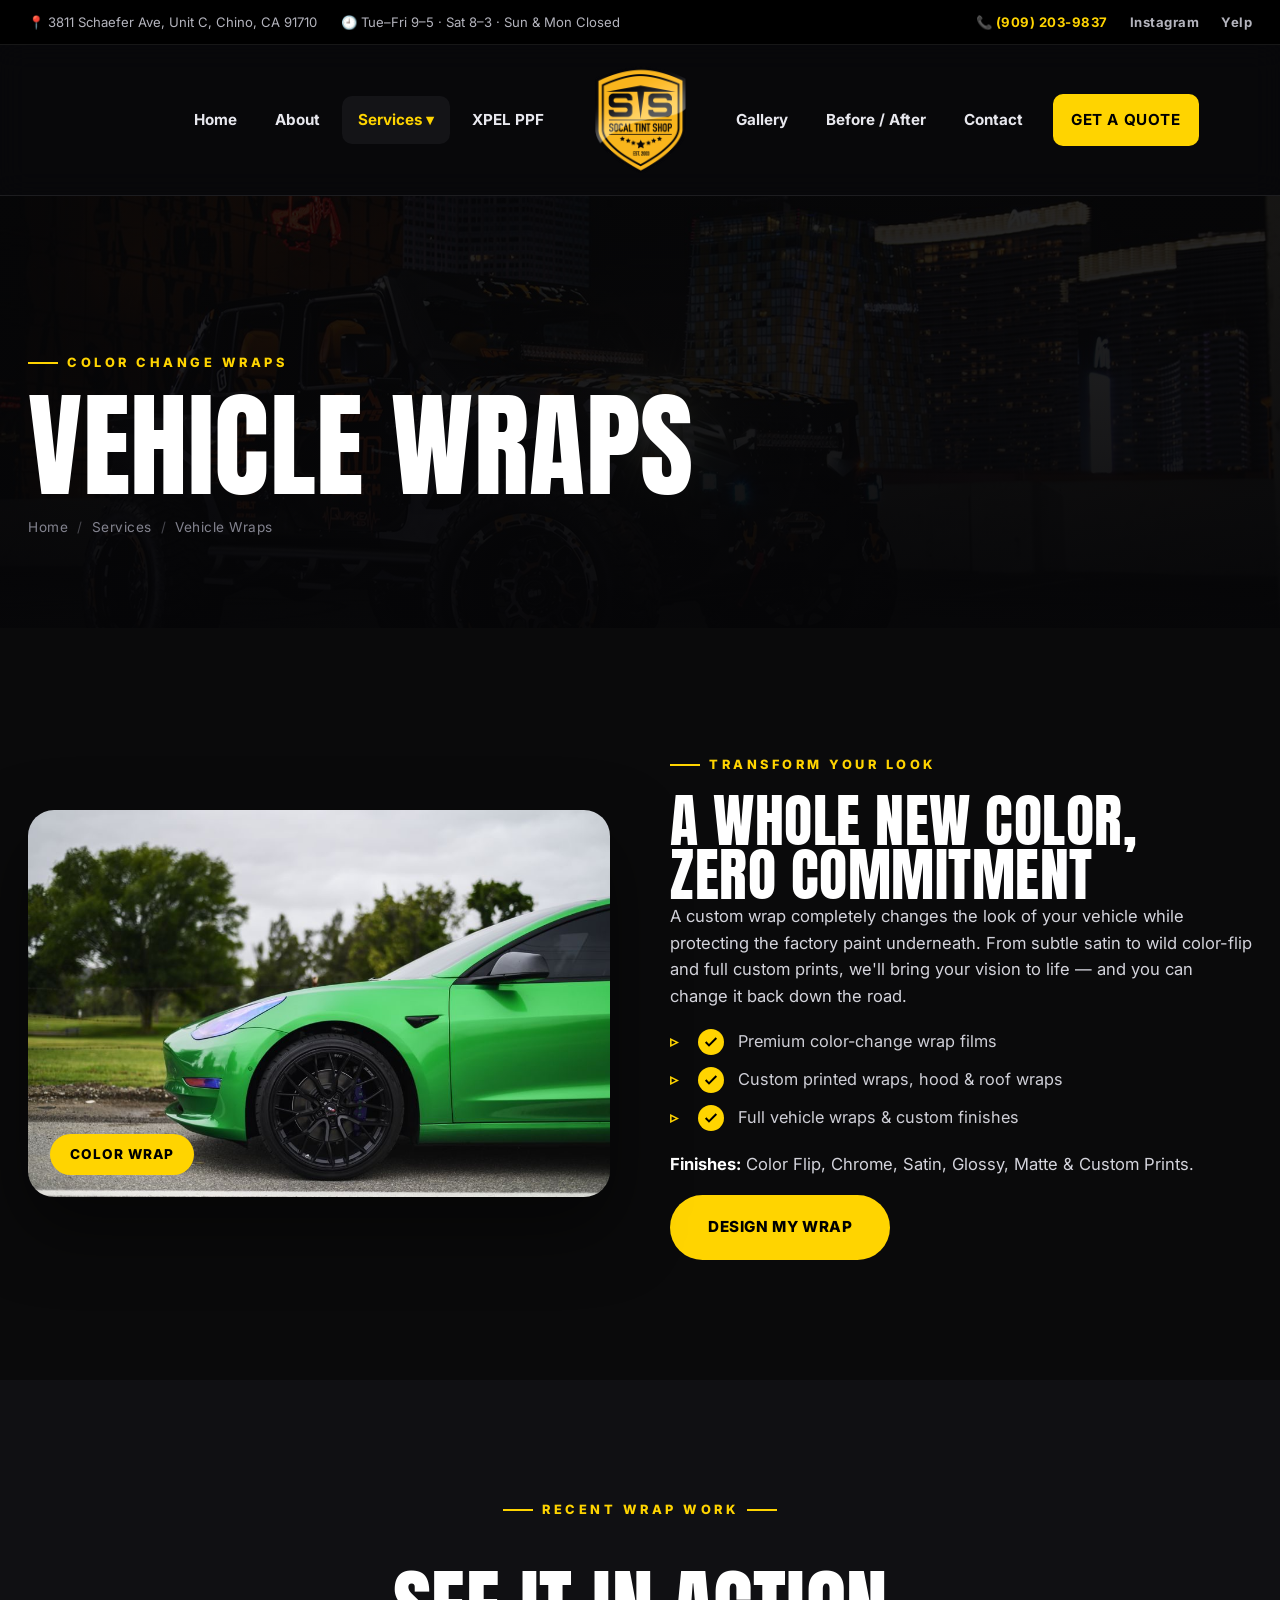
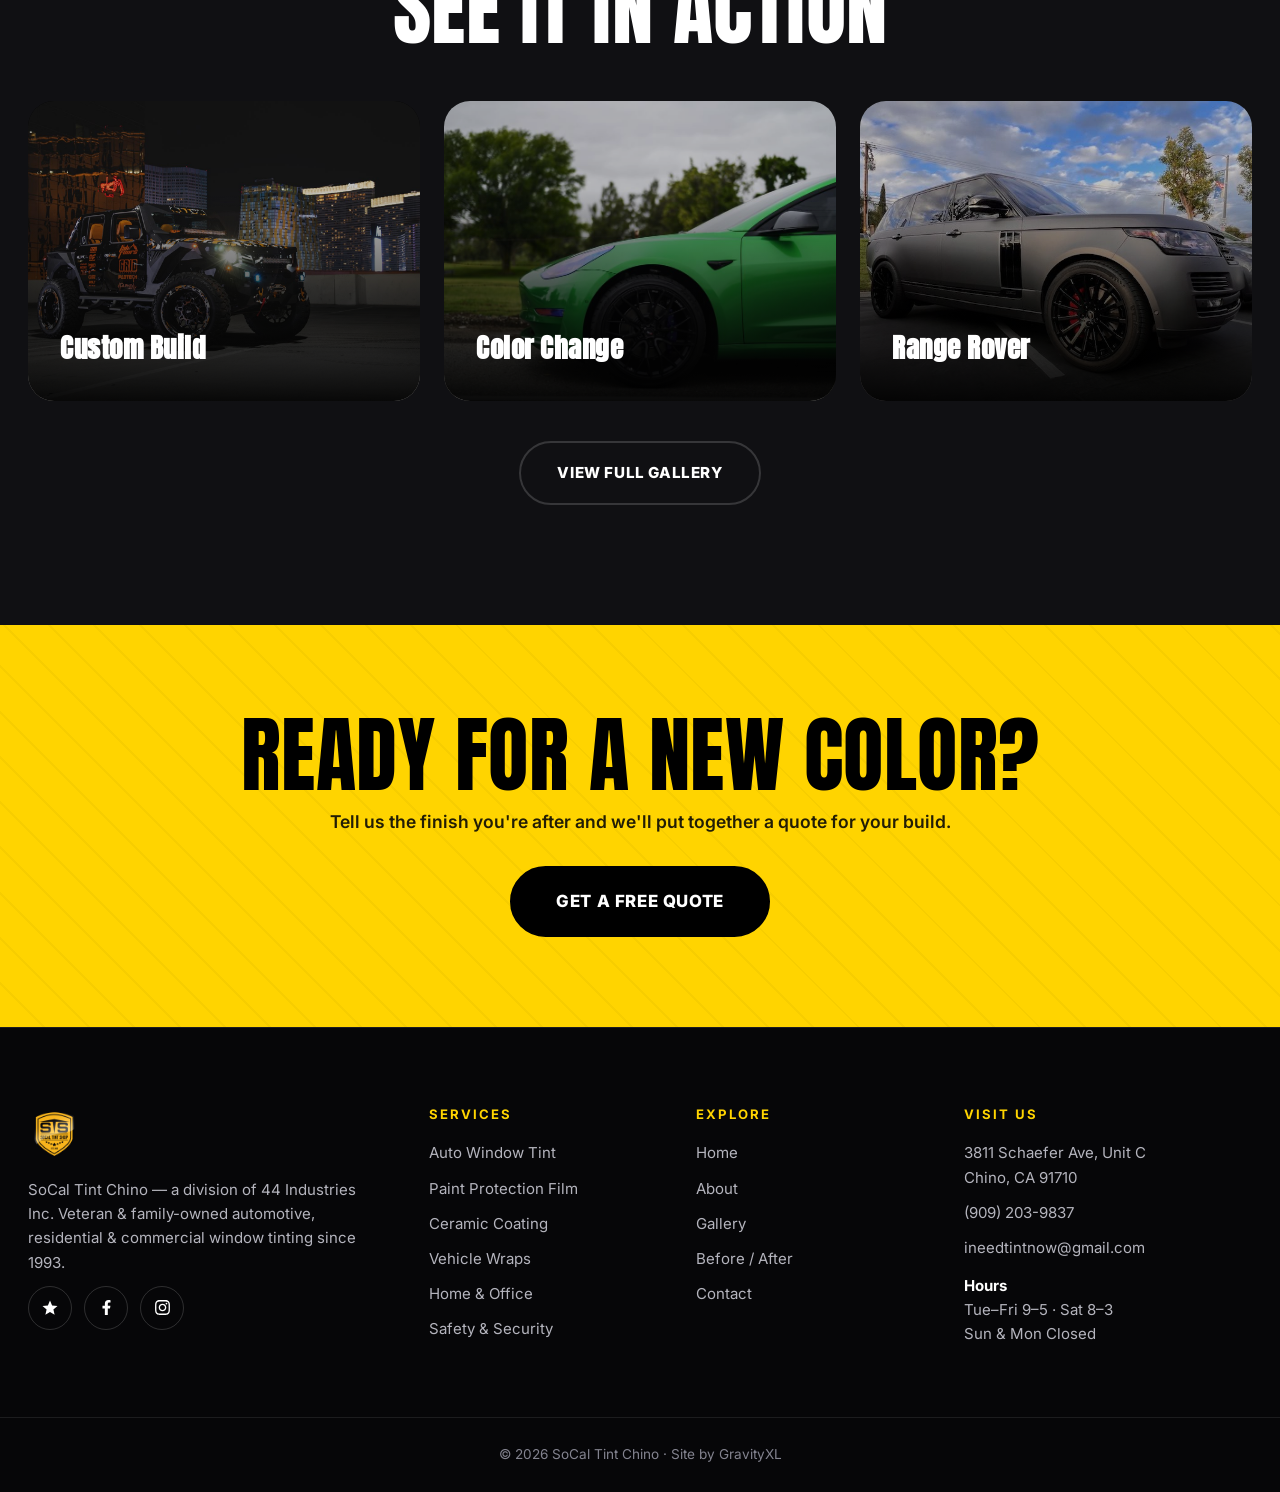
<file: services/wraps.html>
<!DOCTYPE html>
<html lang="en">
<head>
<meta charset="UTF-8">
<meta name="viewport" content="width=device-width, initial-scale=1">
<title>Custom Vehicle Wraps | SoCal Tint Chino</title>
<meta name="description" content="Custom vehicle wraps in Chino, CA — color-change wraps, custom printed wraps, hood & roof wraps. Gloss, satin, matte, chrome & color-flip.">
<link rel="icon" href="../assets/img/2024/11/cropped-socaltint-shop-yellow-270x270.png">
<link rel="preconnect" href="https://fonts.googleapis.com"><link rel="preconnect" href="https://fonts.gstatic.com" crossorigin>
<link href="https://fonts.googleapis.com/css2?family=Anton&family=Inter:wght@400;500;600;700;800;900&display=swap" rel="stylesheet">
<link rel="stylesheet" href="../assets/style.css">
</head>
<body>

<div class="util"><div class="wide">
  <div class="u-l"><span>📍 3811 Schaefer Ave, Unit C, Chino, CA 91710</span><span>🕘 Tue–Fri 9–5 · Sat 8–3 · Sun &amp; Mon Closed</span></div>
  <div class="u-r"><a class="ph" href="tel:+19092039837">📞 (909) 203-9837</a>
    <a href="https://www.instagram.com/socal_tint_shop_chino/" target="_blank" rel="noopener">Instagram</a>
    <a href="https://www.yelp.com/biz/socal-tint-shop-chino" target="_blank" rel="noopener">Yelp</a></div>
</div></div>

<header class="hdr"><div class="wide nav">
  <nav class="nav-side left">
    <a href="../index.html">Home</a><a href="../about.html">About</a>
    <div class="drop"><a href="#" class="on">Services ▾</a><div class="drop-m">
      <a href="auto-tint.html">Auto Window Tint</a><a href="home-office.html">Home &amp; Office</a>
      <a href="ceramic-coating.html">Ceramic Coating</a><a href="safety-security.html">Safety &amp; Security</a>
      <a href="wraps.html" class="on">Vehicle Wraps</a></div></div>
    <a href="xpel-ppf.html">XPEL PPF</a>
  </nav>
  <a href="../index.html" class="logo"><img src="../assets/img/2024/11/socal-yellow.png" alt="SoCal Tint Chino"></a>
  <nav class="nav-side right">
    <a href="../gallery.html">Gallery</a><a href="../before-after.html">Before / After</a><a href="../contact.html">Contact</a>
    <a href="../contact.html" class="btn btn-y nav-cta">Get a Quote</a>
  </nav>
  <button class="burger" aria-label="Menu"><span></span><span></span><span></span></button>
</div></header>
<div class="nav-ovl"></div>
<aside class="drawer">
  <a href="../index.html">Home</a><a href="../about.html">About</a>
  <div class="dh">Services</div>
  <a href="auto-tint.html" class="sub-a">Auto Window Tint</a><a href="home-office.html" class="sub-a">Home &amp; Office</a>
  <a href="ceramic-coating.html" class="sub-a">Ceramic Coating</a><a href="safety-security.html" class="sub-a">Safety &amp; Security</a>
  <a href="wraps.html" class="sub-a on">Vehicle Wraps</a><a href="xpel-ppf.html" class="sub-a">XPEL PPF</a>
  <div class="dh">Explore</div>
  <a href="../gallery.html">Gallery</a><a href="../before-after.html">Before / After</a><a href="../contact.html">Contact</a>
  <a href="../contact.html" class="btn btn-y nav-cta">Get a Quote</a>
</aside>

<section class="phero">
  <div class="phero-bg" style="background-image:url('../assets/img/2018/12/KVK_8814-copy.jpg')"></div>
  <div class="wrap">
    <span class="kicker">Color Change Wraps</span>
    <h1 class="dsp h-xxl">Vehicle Wraps</h1>
    <div class="crumbs"><a href="../index.html">Home</a><span class="s">/</span>Services<span class="s">/</span>Vehicle Wraps</div>
  </div>
</section>

<section class="sec">
  <div class="wide split">
    <div class="split-img rv"><img src="../assets/img/2020/04/greencar.jpg" alt="Custom wrap"><span class="tagimg">Color Wrap</span></div>
    <div class="rv d1 prose">
      <span class="kicker">Transform Your Look</span>
      <h2 class="dsp h-lg">A Whole New Color,<br>Zero Commitment</h2>
      <p>A custom wrap completely changes the look of your vehicle while protecting the factory paint underneath. From subtle satin to wild color-flip and full custom prints, we'll bring your vision to life — and you can change it back down the road.</p>
      <ul class="ticks">
        <li><svg viewBox="0 0 24 24" fill="none" stroke="currentColor" stroke-width="3"><path d="M20 6L9 17l-5-5"/></svg>Premium color-change wrap films</li>
        <li><svg viewBox="0 0 24 24" fill="none" stroke="currentColor" stroke-width="3"><path d="M20 6L9 17l-5-5"/></svg>Custom printed wraps, hood &amp; roof wraps</li>
        <li><svg viewBox="0 0 24 24" fill="none" stroke="currentColor" stroke-width="3"><path d="M20 6L9 17l-5-5"/></svg>Full vehicle wraps &amp; custom finishes</li>
      </ul>
      <p><strong>Finishes:</strong> Color Flip, Chrome, Satin, Glossy, Matte &amp; Custom Prints.</p>
      <a href="../contact.html" class="btn btn-y">Design My Wrap</a>
    </div>
  </div>
</section>

<section class="sec soft">
  <div class="wide">
    <div class="shead center rv"><span class="kicker center">Recent Wrap Work</span><h2 class="dsp h-xl">See It In Action</h2></div>
    <div class="svc-grid">
      <div class="svc rv" style="min-height:300px"><img src="../assets/img/2018/12/KVK_8814-copy.jpg" alt="Custom wrap"><div class="svc-b"><h3>Custom Build</h3></div></div>
      <div class="svc rv d1" style="min-height:300px"><img src="../assets/img/2020/04/greencar.jpg" alt="Green wrap"><div class="svc-b"><h3>Color Change</h3></div></div>
      <div class="svc rv d2" style="min-height:300px"><img src="../assets/img/2024/11/IMG_9904-600x388.jpg" alt="Range Rover wrap"><div class="svc-b"><h3>Range Rover</h3></div></div>
    </div>
    <div class="tc" style="margin-top:40px"><a href="../gallery.html" class="btn btn-o">View Full Gallery</a></div>
  </div>
</section>

<section class="cta"><div class="wide">
  <h2 class="dsp h-xl">Ready For A New Color?</h2>
  <p>Tell us the finish you're after and we'll put together a quote for your build.</p>
  <a href="../contact.html" class="btn btn-k">Get a Free Quote</a>
</div></section>

<footer class="ftr">
  <div class="wide fgrid">
    <div class="fbrand"><img src="../assets/img/2024/11/socal-yellow.png" alt="SoCal Tint Chino">
      <p>SoCal Tint Chino — a division of 44 Industries Inc. Veteran &amp; family-owned automotive, residential &amp; commercial window tinting since 1993.</p>
      <div class="fsoc"><a href="https://www.yelp.com/biz/socal-tint-shop-chino" target="_blank" rel="noopener" aria-label="Yelp"><svg viewBox="0 0 24 24" width="18" height="18" fill="currentColor"><path d="M12 17.27L18.18 21l-1.64-7.03L22 9.24l-7.19-.61L12 2 9.19 8.63 2 9.24l5.46 4.73L5.82 21z"/></svg></a><a href="https://www.facebook.com/shopteslapros/" target="_blank" rel="noopener" aria-label="Facebook"><svg viewBox="0 0 320 512" width="15" height="15" fill="currentColor"><path d="M279.14 288l14.22-92.66h-88.91v-60.13c0-25.35 12.42-50.06 52.24-50.06h40.42V6.26S260.43 0 225.36 0c-73.22 0-121.08 44.38-121.08 124.72v70.62H22.89V288h81.39v224h100.17V288z"/></svg></a><a href="https://www.instagram.com/socal_tint_shop_chino/" target="_blank" rel="noopener" aria-label="Instagram"><svg viewBox="0 0 448 512" width="17" height="17" fill="currentColor"><path d="M224.1 141c-63.6 0-114.9 51.3-114.9 114.9s51.3 114.9 114.9 114.9S339 319.5 339 255.9 287.7 141 224.1 141zm0 189.6c-41.1 0-74.7-33.5-74.7-74.7s33.5-74.7 74.7-74.7 74.7 33.5 74.7 74.7-33.6 74.7-74.7 74.7zm146.4-194.3c0 14.9-12 26.8-26.8 26.8-14.9 0-26.8-12-26.8-26.8s12-26.8 26.8-26.8 26.8 12 26.8 26.8zm76.1 27.2c-1.7-35.9-9.9-67.7-36.2-93.9-26.2-26.2-58-34.4-93.9-36.2-37-2.1-147.9-2.1-184.9 0-35.8 1.7-67.6 9.9-93.9 36.1s-34.4 58-36.2 93.9c-2.1 37-2.1 147.9 0 184.9 1.7 35.9 9.9 67.7 36.2 93.9s58 34.4 93.9 36.2c37 2.1 147.9 2.1 184.9 0 35.9-1.7 67.7-9.9 93.9-36.2 26.2-26.2 34.4-58 36.2-93.9 2.1-37 2.1-147.8 0-184.8zM398.8 388c-7.8 19.6-22.9 34.7-42.6 42.6-29.5 11.7-99.5 9-132.1 9s-102.7 2.6-132.1-9c-19.6-7.8-34.7-22.9-42.6-42.6-11.7-29.5-9-99.5-9-132.1s-2.6-102.7 9-132.1c7.8-19.6 22.9-34.7 42.6-42.6 29.5-11.7 99.5-9 132.1-9s102.7-2.6 132.1 9c19.6 7.8 34.7 22.9 42.6 42.6 11.7 29.5 9 99.5 9 132.1s2.7 102.7-9 132.1z"/></svg></a></div></div>
    <div><h4>Services</h4><a href="auto-tint.html">Auto Window Tint</a><a href="xpel-ppf.html">Paint Protection Film</a>
      <a href="ceramic-coating.html">Ceramic Coating</a><a href="wraps.html">Vehicle Wraps</a>
      <a href="home-office.html">Home &amp; Office</a><a href="safety-security.html">Safety &amp; Security</a></div>
    <div><h4>Explore</h4><a href="../index.html">Home</a><a href="../about.html">About</a><a href="../gallery.html">Gallery</a>
      <a href="../before-after.html">Before / After</a><a href="../contact.html">Contact</a></div>
    <div><h4>Visit Us</h4><p>3811 Schaefer Ave, Unit C<br>Chino, CA 91710</p>
      <a href="tel:+19092039837">(909) 203-9837</a><a href="mailto:ineedtintnow@gmail.com">ineedtintnow@gmail.com</a>
      <p style="margin-top:14px"><strong style="color:#fff">Hours</strong><br>Tue–Fri 9–5 · Sat 8–3<br>Sun &amp; Mon Closed</p></div>
  </div>
  <div class="fbot"><div class="wide">© <span data-year>2026</span> SoCal Tint Chino · Site by GravityXL</div></div>
</footer>

<div class="cbar"><a href="tel:+19092039837" class="c">📞 Call Now</a><a href="../contact.html" class="q">Get a Quote</a></div>
<script src="../assets/app.js"></script>
</body>
</html>
</file>
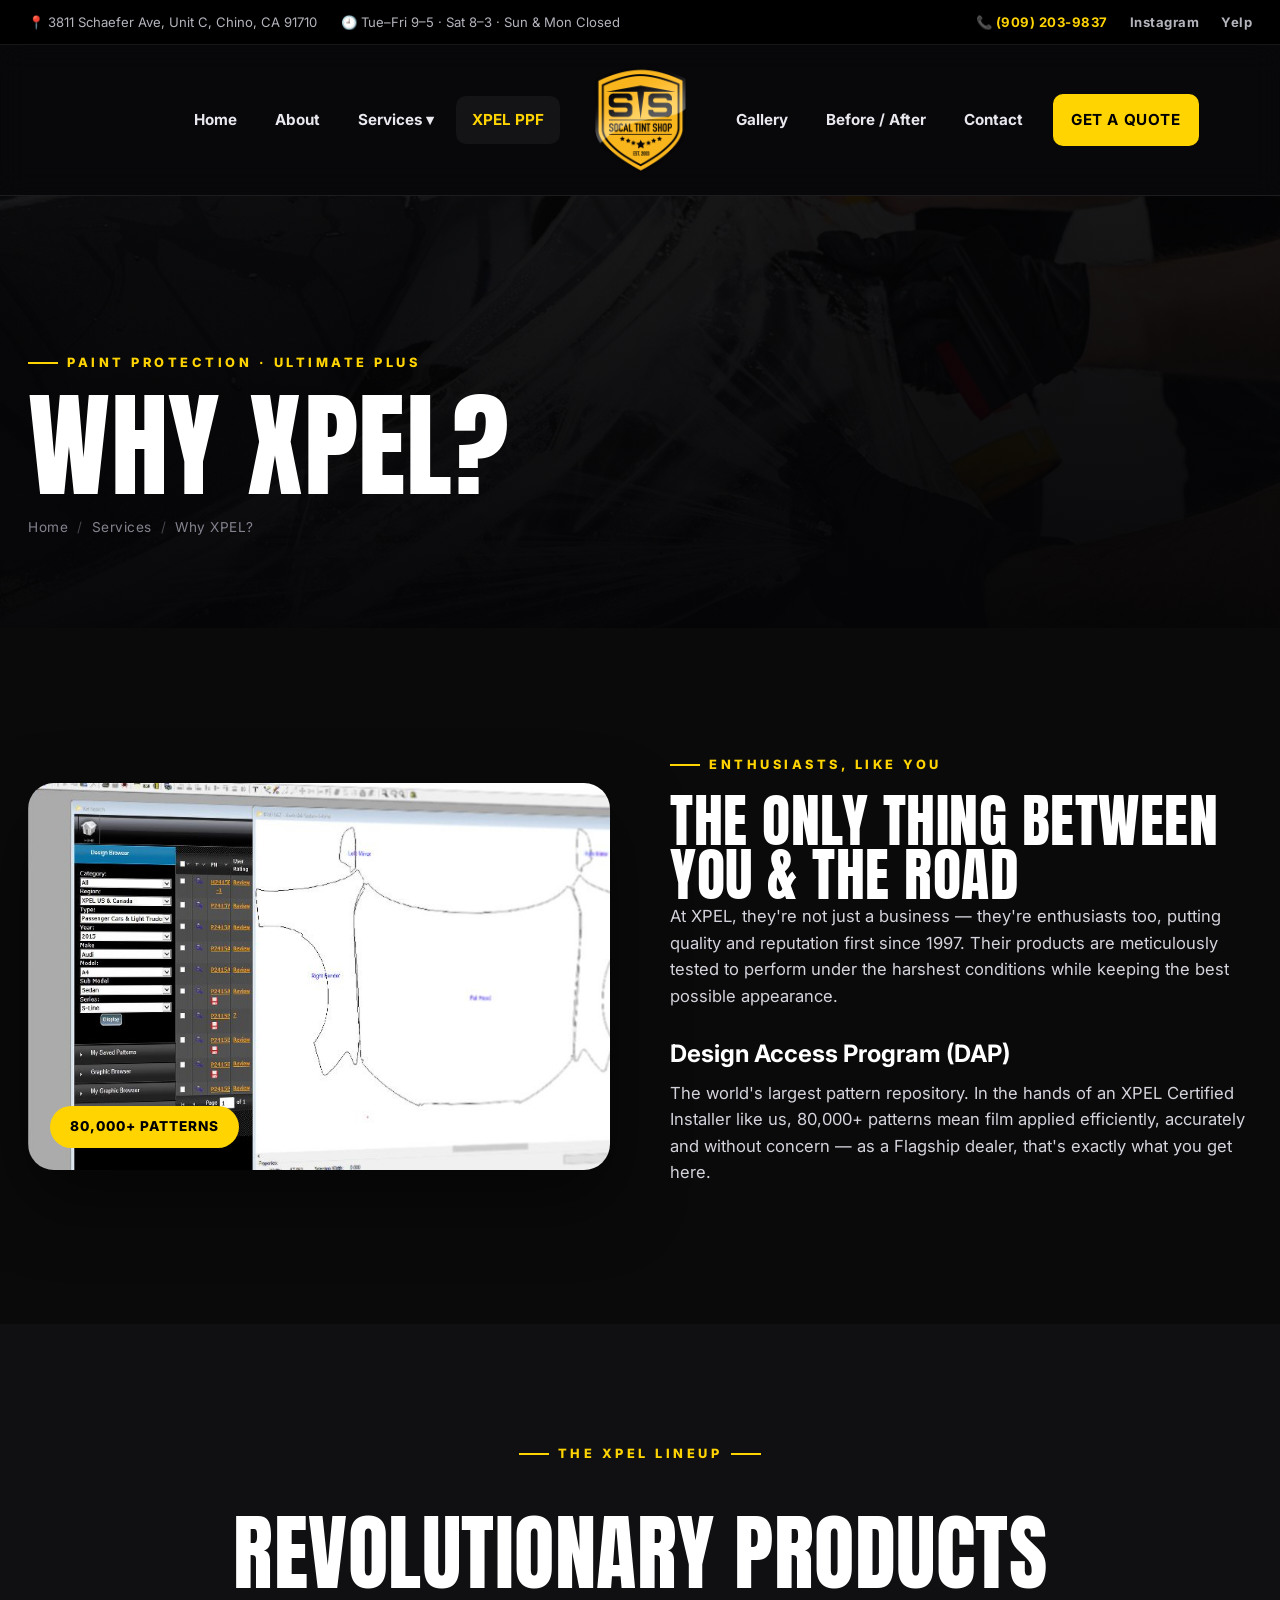
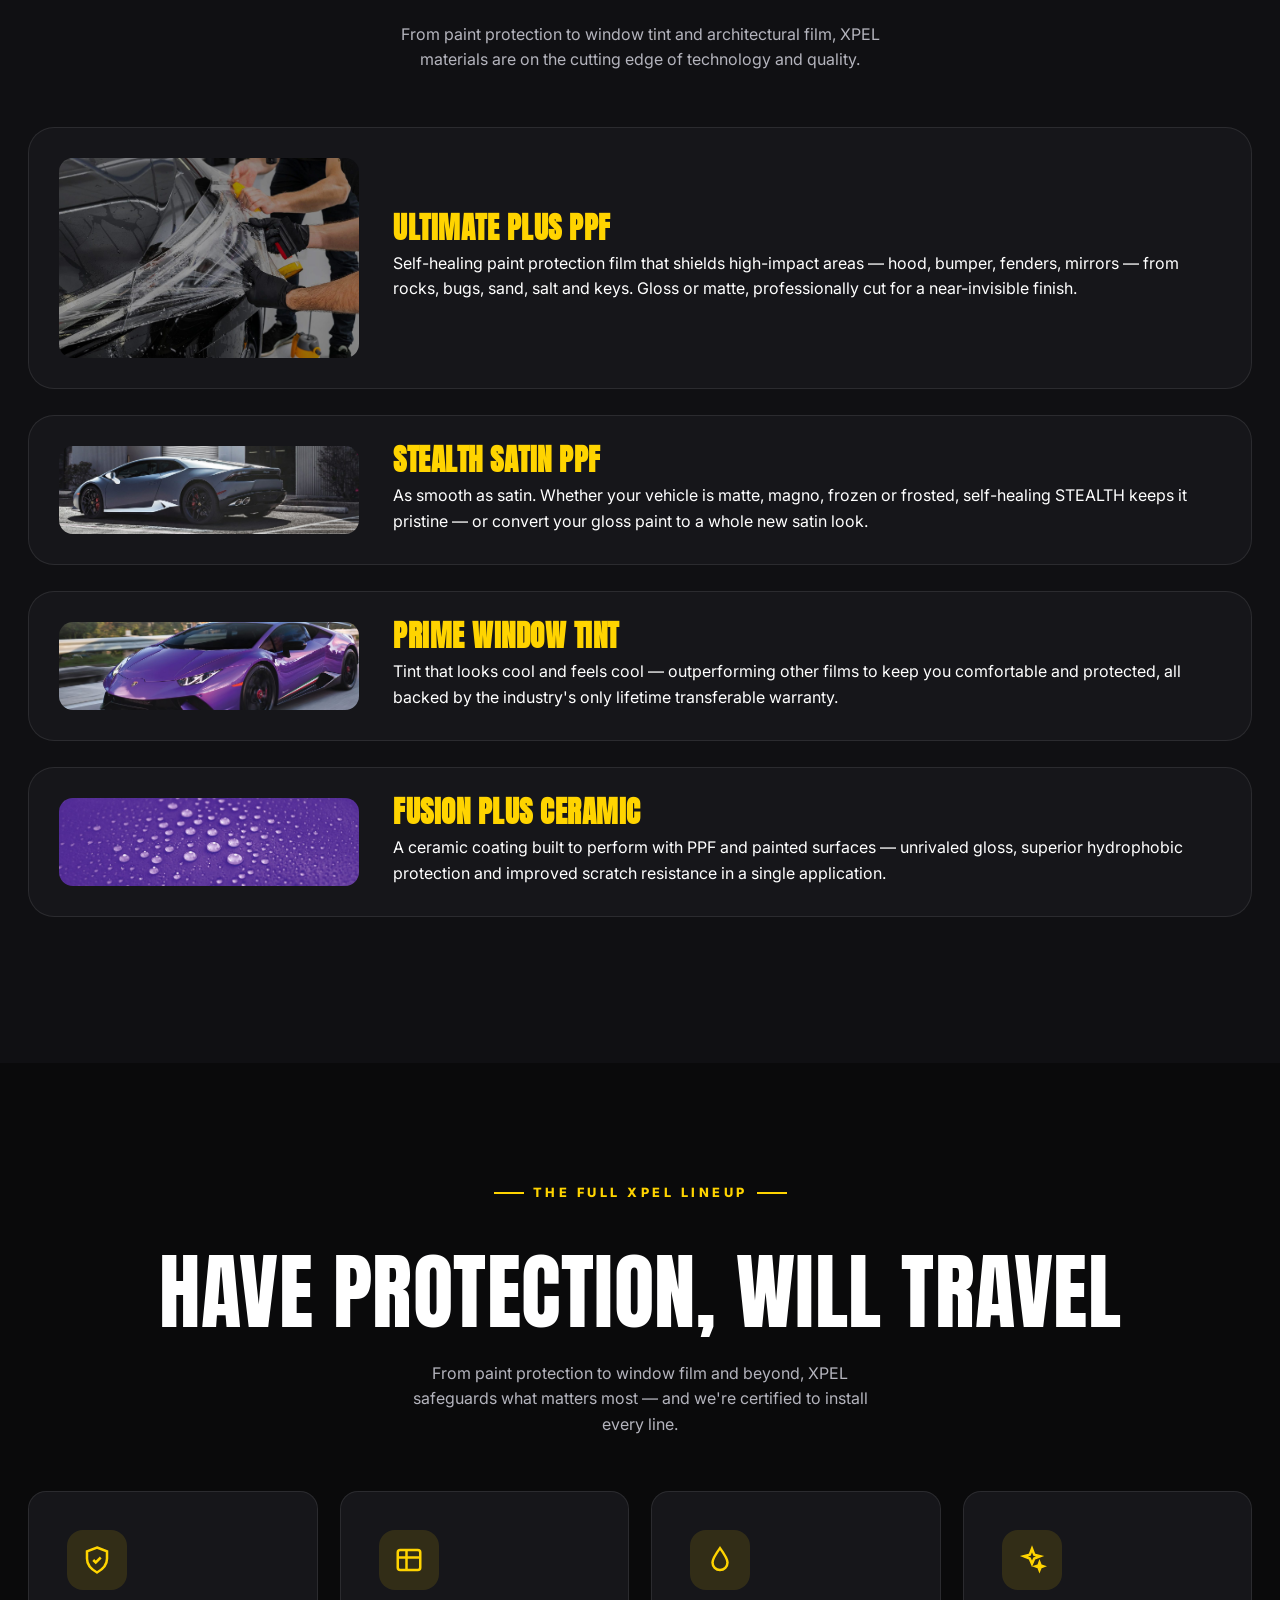
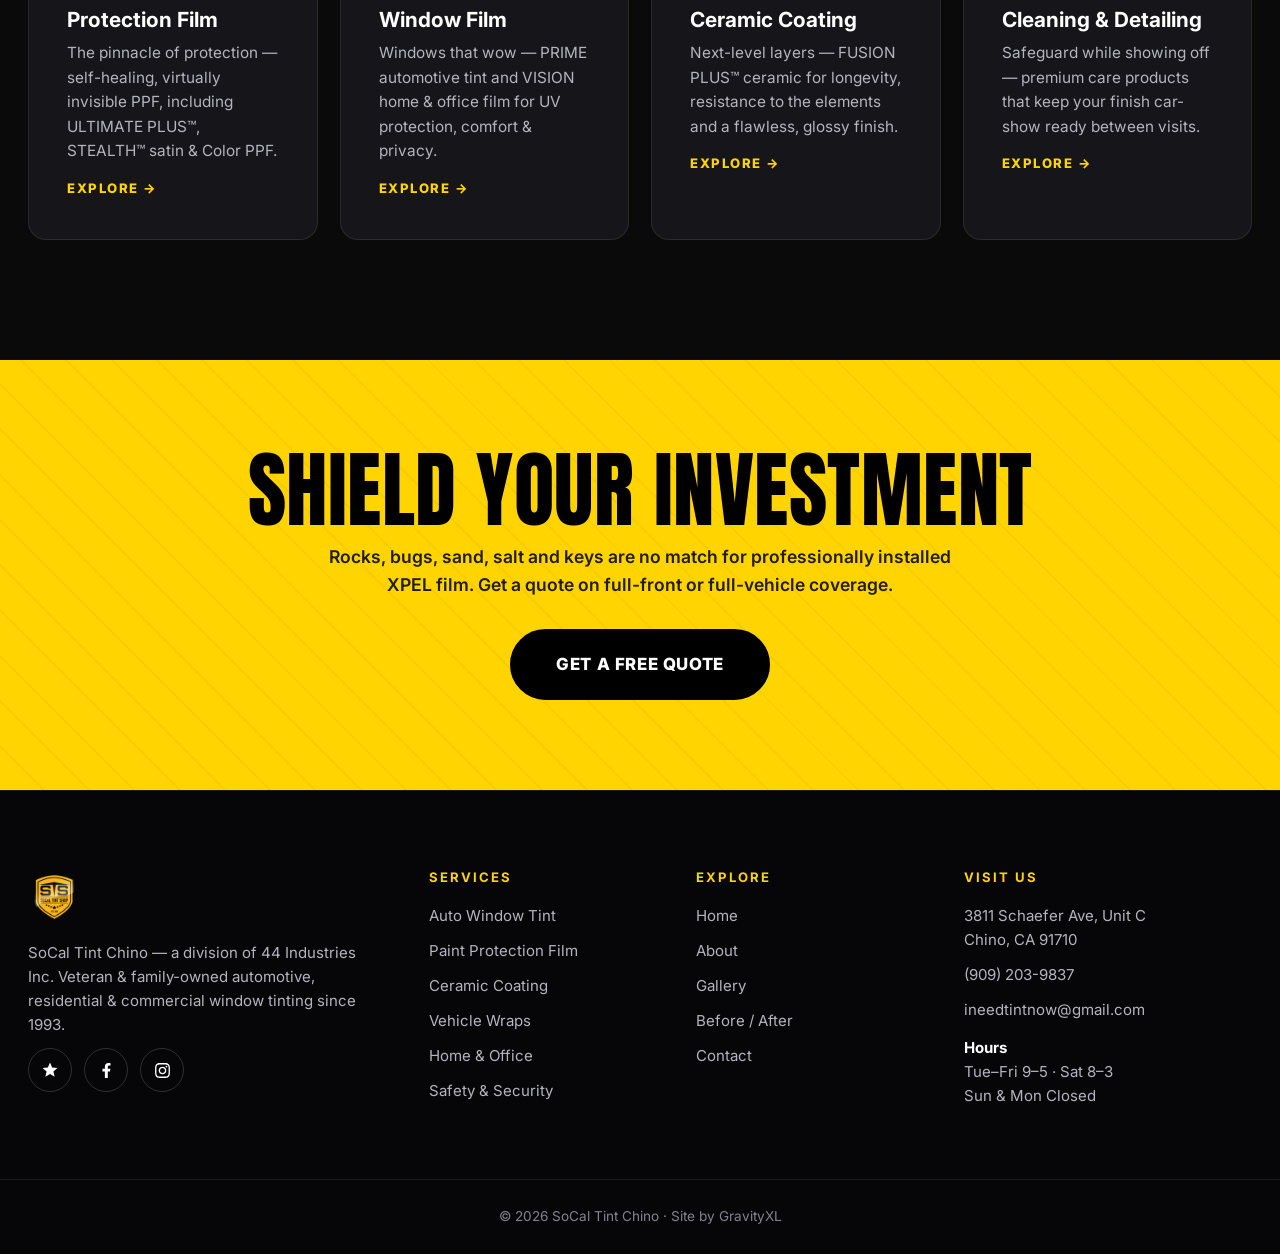
<file: services/xpel-ppf.html>
<!DOCTYPE html>
<html lang="en">
<head>
<meta charset="UTF-8">
<meta name="viewport" content="width=device-width, initial-scale=1">
<title>XPEL Paint Protection Film (PPF) | SoCal Tint Chino</title>
<meta name="description" content="Why XPEL? Self-healing paint protection film, STEALTH satin PPF, PRIME tint, architectural film & FUSION PLUS ceramic — installed by certified pros in Chino, CA.">
<link rel="icon" href="../assets/img/2024/11/cropped-socaltint-shop-yellow-270x270.png">
<link rel="preconnect" href="https://fonts.googleapis.com"><link rel="preconnect" href="https://fonts.gstatic.com" crossorigin>
<link href="https://fonts.googleapis.com/css2?family=Anton&family=Inter:wght@400;500;600;700;800;900&display=swap" rel="stylesheet">
<link rel="stylesheet" href="../assets/style.css">
</head>
<body>

<div class="util"><div class="wide">
  <div class="u-l"><span>📍 3811 Schaefer Ave, Unit C, Chino, CA 91710</span><span>🕘 Tue–Fri 9–5 · Sat 8–3 · Sun &amp; Mon Closed</span></div>
  <div class="u-r"><a class="ph" href="tel:+19092039837">📞 (909) 203-9837</a>
    <a href="https://www.instagram.com/socal_tint_shop_chino/" target="_blank" rel="noopener">Instagram</a>
    <a href="https://www.yelp.com/biz/socal-tint-shop-chino" target="_blank" rel="noopener">Yelp</a></div>
</div></div>

<header class="hdr"><div class="wide nav">
  <nav class="nav-side left">
    <a href="../index.html">Home</a><a href="../about.html">About</a>
    <div class="drop"><a href="#">Services ▾</a><div class="drop-m">
      <a href="auto-tint.html">Auto Window Tint</a><a href="home-office.html">Home &amp; Office</a>
      <a href="ceramic-coating.html">Ceramic Coating</a><a href="safety-security.html">Safety &amp; Security</a>
      <a href="wraps.html">Vehicle Wraps</a></div></div>
    <a href="xpel-ppf.html" class="on">XPEL PPF</a>
  </nav>
  <a href="../index.html" class="logo"><img src="../assets/img/2024/11/socal-yellow.png" alt="SoCal Tint Chino"></a>
  <nav class="nav-side right">
    <a href="../gallery.html">Gallery</a><a href="../before-after.html">Before / After</a><a href="../contact.html">Contact</a>
    <a href="../contact.html" class="btn btn-y nav-cta">Get a Quote</a>
  </nav>
  <button class="burger" aria-label="Menu"><span></span><span></span><span></span></button>
</div></header>
<div class="nav-ovl"></div>
<aside class="drawer">
  <a href="../index.html">Home</a><a href="../about.html">About</a>
  <div class="dh">Services</div>
  <a href="auto-tint.html" class="sub-a">Auto Window Tint</a><a href="home-office.html" class="sub-a">Home &amp; Office</a>
  <a href="ceramic-coating.html" class="sub-a">Ceramic Coating</a><a href="safety-security.html" class="sub-a">Safety &amp; Security</a>
  <a href="wraps.html" class="sub-a">Vehicle Wraps</a><a href="xpel-ppf.html" class="sub-a on">XPEL PPF</a>
  <div class="dh">Explore</div>
  <a href="../gallery.html">Gallery</a><a href="../before-after.html">Before / After</a><a href="../contact.html">Contact</a>
  <a href="../contact.html" class="btn btn-y nav-cta">Get a Quote</a>
</aside>

<section class="phero">
  <div class="phero-bg" style="background-image:url('../assets/img/2024/11/ppf-install.jpg')"></div>
  <div class="wrap">
    <span class="kicker">Paint Protection · Ultimate Plus</span>
    <h1 class="dsp h-xxl">Why XPEL?</h1>
    <div class="crumbs"><a href="../index.html">Home</a><span class="s">/</span>Services<span class="s">/</span>Why XPEL?</div>
  </div>
</section>

<section class="sec">
  <div class="wide split">
    <div class="split-img rv"><img src="../assets/img/2020/03/XPEL_DAP_767_5102.jpg" alt="XPEL DAP"><span class="tagimg">80,000+ Patterns</span></div>
    <div class="rv d1 prose">
      <span class="kicker">Enthusiasts, Like You</span>
      <h2 class="dsp h-lg">The Only Thing Between<br>You &amp; The Road</h2>
      <p>At XPEL, they're not just a business — they're enthusiasts too, putting quality and reputation first since 1997. Their products are meticulously tested to perform under the harshest conditions while keeping the best possible appearance.</p>
      <h3>Design Access Program (DAP)</h3>
      <p>The world's largest pattern repository. In the hands of an XPEL Certified Installer like us, 80,000+ patterns mean film applied efficiently, accurately and without concern — as a Flagship dealer, that's exactly what you get here.</p>
    </div>
  </div>
</section>

<section class="sec soft">
  <div class="wide">
    <div class="shead center rv"><span class="kicker center">The XPEL Lineup</span><h2 class="dsp h-xl">Revolutionary Products</h2>
      <p>From paint protection to window tint and architectural film, XPEL materials are on the cutting edge of technology and quality.</p></div>
    <div class="prod rv"><img src="../assets/img/2024/11/ppf-install.jpg" alt="Ultimate Plus PPF">
      <div><h3>ULTIMATE PLUS PPF</h3><p>Self-healing paint protection film that shields high-impact areas — hood, bumper, fenders, mirrors — from rocks, bugs, sand, salt and keys. Gloss or matte, professionally cut for a near-invisible finish.</p></div></div>
    <div class="prod rv"><img src="../assets/img/2020/03/XPEL_STEALTH_Banner.jpg" alt="XPEL Stealth">
      <div><h3>STEALTH SATIN PPF</h3><p>As smooth as satin. Whether your vehicle is matte, magno, frozen or frosted, self-healing STEALTH keeps it pristine — or convert your gloss paint to a whole new satin look.</p></div></div>
    <div class="prod rv"><img src="../assets/img/2020/03/XPEL-window-film-landing-banner-desktop.jpg" alt="XPEL Prime tint">
      <div><h3>PRIME WINDOW TINT</h3><p>Tint that looks cool and feels cool — outperforming other films to keep you comfortable and protected, all backed by the industry's only lifetime transferable warranty.</p></div></div>
    <div class="prod rv"><img src="../assets/img/2020/03/XPEL-FUSION-PLUS-ceramic-coating-banner.jpg" alt="XPEL Fusion Plus">
      <div><h3>FUSION PLUS CERAMIC</h3><p>A ceramic coating built to perform with PPF and painted surfaces — unrivaled gloss, superior hydrophobic protection and improved scratch resistance in a single application.</p></div></div>
  </div>
</section>

<!-- XPEL FULL LINEUP -->
<section class="sec">
  <div class="wide">
    <div class="shead center rv">
      <span class="kicker center">The Full XPEL Lineup</span>
      <h2 class="dsp h-xl">Have Protection, Will Travel</h2>
      <p>From paint protection to window film and beyond, XPEL safeguards what matters most — and we're certified to install every line.</p>
    </div>
    <div class="grid4">
      <div class="feat rv">
        <div class="ic"><svg viewBox="0 0 24 24" fill="none" stroke="currentColor" stroke-width="2"><path d="M12 2l8 3v6c0 5-3.5 8.5-8 11-4.5-2.5-8-6-8-11V5z"/><path d="M9 12l2 2 4-4"/></svg></div>
        <h3>Protection Film</h3>
        <p>The pinnacle of protection — self-healing, virtually invisible PPF, including ULTIMATE PLUS&trade;, STEALTH&trade; satin &amp; Color PPF.</p>
        <a class="go-link" href="https://www.xpel.com/products/category/protection-film" target="_blank" rel="noopener">Explore &rarr;</a>
      </div>
      <div class="feat rv d1">
        <div class="ic"><svg viewBox="0 0 24 24" fill="none" stroke="currentColor" stroke-width="2"><rect x="3" y="4" width="18" height="16" rx="2"/><path d="M3 10h18M10 4v16"/></svg></div>
        <h3>Window Film</h3>
        <p>Windows that wow — PRIME automotive tint and VISION home &amp; office film for UV protection, comfort &amp; privacy.</p>
        <a class="go-link" href="https://www.xpel.com/products/category/window-film" target="_blank" rel="noopener">Explore &rarr;</a>
      </div>
      <div class="feat rv d2">
        <div class="ic"><svg viewBox="0 0 24 24" fill="none" stroke="currentColor" stroke-width="2"><path d="M12 2.5C8 8 6 11 6 14a6 6 0 0 0 12 0c0-3-2-6-6-11.5z"/></svg></div>
        <h3>Ceramic Coating</h3>
        <p>Next-level layers — FUSION PLUS&trade; ceramic for longevity, resistance to the elements and a flawless, glossy finish.</p>
        <a class="go-link" href="https://www.xpel.com/products/category/ceramic-coating" target="_blank" rel="noopener">Explore &rarr;</a>
      </div>
      <div class="feat rv d3">
        <div class="ic"><svg viewBox="0 0 24 24" fill="none" stroke="currentColor" stroke-width="2"><path d="M12 3l1.8 4.7L18.5 9l-4.7 1.8L12 15l-1.8-4.2L5.5 9l4.7-1.3z"/><path d="M18 14l.9 2.3L21 17l-2.1.8L18 20l-.8-2.2L15 17l2.2-.7z"/></svg></div>
        <h3>Cleaning &amp; Detailing</h3>
        <p>Safeguard while showing off — premium care products that keep your finish car-show ready between visits.</p>
        <a class="go-link" href="https://www.xpel.com/products/category/cleaning-and-detailing" target="_blank" rel="noopener">Explore &rarr;</a>
      </div>
    </div>
  </div>
</section>

<section class="cta"><div class="wide">
  <h2 class="dsp h-xl">Shield Your Investment</h2>
  <p>Rocks, bugs, sand, salt and keys are no match for professionally installed XPEL film. Get a quote on full-front or full-vehicle coverage.</p>
  <a href="../contact.html" class="btn btn-k">Get a Free Quote</a>
</div></section>

<footer class="ftr">
  <div class="wide fgrid">
    <div class="fbrand"><img src="../assets/img/2024/11/socal-yellow.png" alt="SoCal Tint Chino">
      <p>SoCal Tint Chino — a division of 44 Industries Inc. Veteran &amp; family-owned automotive, residential &amp; commercial window tinting since 1993.</p>
      <div class="fsoc"><a href="https://www.yelp.com/biz/socal-tint-shop-chino" target="_blank" rel="noopener" aria-label="Yelp"><svg viewBox="0 0 24 24" width="18" height="18" fill="currentColor"><path d="M12 17.27L18.18 21l-1.64-7.03L22 9.24l-7.19-.61L12 2 9.19 8.63 2 9.24l5.46 4.73L5.82 21z"/></svg></a><a href="https://www.facebook.com/shopteslapros/" target="_blank" rel="noopener" aria-label="Facebook"><svg viewBox="0 0 320 512" width="15" height="15" fill="currentColor"><path d="M279.14 288l14.22-92.66h-88.91v-60.13c0-25.35 12.42-50.06 52.24-50.06h40.42V6.26S260.43 0 225.36 0c-73.22 0-121.08 44.38-121.08 124.72v70.62H22.89V288h81.39v224h100.17V288z"/></svg></a><a href="https://www.instagram.com/socal_tint_shop_chino/" target="_blank" rel="noopener" aria-label="Instagram"><svg viewBox="0 0 448 512" width="17" height="17" fill="currentColor"><path d="M224.1 141c-63.6 0-114.9 51.3-114.9 114.9s51.3 114.9 114.9 114.9S339 319.5 339 255.9 287.7 141 224.1 141zm0 189.6c-41.1 0-74.7-33.5-74.7-74.7s33.5-74.7 74.7-74.7 74.7 33.5 74.7 74.7-33.6 74.7-74.7 74.7zm146.4-194.3c0 14.9-12 26.8-26.8 26.8-14.9 0-26.8-12-26.8-26.8s12-26.8 26.8-26.8 26.8 12 26.8 26.8zm76.1 27.2c-1.7-35.9-9.9-67.7-36.2-93.9-26.2-26.2-58-34.4-93.9-36.2-37-2.1-147.9-2.1-184.9 0-35.8 1.7-67.6 9.9-93.9 36.1s-34.4 58-36.2 93.9c-2.1 37-2.1 147.9 0 184.9 1.7 35.9 9.9 67.7 36.2 93.9s58 34.4 93.9 36.2c37 2.1 147.9 2.1 184.9 0 35.9-1.7 67.7-9.9 93.9-36.2 26.2-26.2 34.4-58 36.2-93.9 2.1-37 2.1-147.8 0-184.8zM398.8 388c-7.8 19.6-22.9 34.7-42.6 42.6-29.5 11.7-99.5 9-132.1 9s-102.7 2.6-132.1-9c-19.6-7.8-34.7-22.9-42.6-42.6-11.7-29.5-9-99.5-9-132.1s-2.6-102.7 9-132.1c7.8-19.6 22.9-34.7 42.6-42.6 29.5-11.7 99.5-9 132.1-9s102.7-2.6 132.1 9c19.6 7.8 34.7 22.9 42.6 42.6 11.7 29.5 9 99.5 9 132.1s2.7 102.7-9 132.1z"/></svg></a></div></div>
    <div><h4>Services</h4><a href="auto-tint.html">Auto Window Tint</a><a href="xpel-ppf.html">Paint Protection Film</a>
      <a href="ceramic-coating.html">Ceramic Coating</a><a href="wraps.html">Vehicle Wraps</a>
      <a href="home-office.html">Home &amp; Office</a><a href="safety-security.html">Safety &amp; Security</a></div>
    <div><h4>Explore</h4><a href="../index.html">Home</a><a href="../about.html">About</a><a href="../gallery.html">Gallery</a>
      <a href="../before-after.html">Before / After</a><a href="../contact.html">Contact</a></div>
    <div><h4>Visit Us</h4><p>3811 Schaefer Ave, Unit C<br>Chino, CA 91710</p>
      <a href="tel:+19092039837">(909) 203-9837</a><a href="mailto:ineedtintnow@gmail.com">ineedtintnow@gmail.com</a>
      <p style="margin-top:14px"><strong style="color:#fff">Hours</strong><br>Tue–Fri 9–5 · Sat 8–3<br>Sun &amp; Mon Closed</p></div>
  </div>
  <div class="fbot"><div class="wide">© <span data-year>2026</span> SoCal Tint Chino · Site by GravityXL</div></div>
</footer>

<div class="cbar"><a href="tel:+19092039837" class="c">📞 Call Now</a><a href="../contact.html" class="q">Get a Quote</a></div>
<script src="../assets/app.js"></script>
</body>
</html>
</file>
<file: assets/style.css>
/* ====================================================================
   SoCal Tint Chino — REDESIGN 2026
   Bold · full-width · oversized · interactive
   Brand: yellow (#ffd400) + black
   ==================================================================== */

:root{
  --black:#0a0a0b;
  --night:#101013;
  --panel:#16161a;
  --panel-2:#1d1d23;
  --line:rgba(255,255,255,.09);
  --line-2:rgba(255,255,255,.16);
  --white:#fff;
  --grey:#b4b4bd;
  --grey-d:#83838f;
  --yellow:#ffd400;
  --yellow-h:#ffe04d;
  --yellow-d:#d9b400;
  --ink:#15110a;
  --r:18px;
  --r-lg:26px;
  --shadow:0 30px 70px rgba(0,0,0,.5);
  --glow:0 0 0 1px rgba(255,212,0,.4),0 20px 50px rgba(255,212,0,.18);
  --max:1280px;
  --sans:"Inter","Helvetica Neue",Arial,sans-serif;
  --display:"Anton",Impact,sans-serif;
}

*{margin:0;padding:0;box-sizing:border-box}
html{scroll-behavior:smooth;-webkit-text-size-adjust:100%}
body{font-family:var(--sans);background:var(--black);color:#fff;line-height:1.6;overflow-x:hidden;-webkit-font-smoothing:antialiased}
img{max-width:100%;display:block}
a{color:inherit;text-decoration:none}
ul{list-style:none}
::selection{background:var(--yellow);color:#000}

.wrap{max-width:var(--max);margin:0 auto;padding:0 28px}
.wide{max-width:1600px;margin:0 auto;padding:0 28px}
.sec{padding:120px 0}
.sec-sm{padding:80px 0}
.soft{background:var(--night)}
.panel{background:var(--panel)}
@media(max-width:760px){.sec{padding:74px 0}.wrap,.wide{padding:0 20px}}

/* ---------- type ---------- */
.kicker{display:inline-flex;align-items:center;gap:9px;color:var(--yellow);font-weight:800;
  font-size:.8rem;letter-spacing:3.5px;text-transform:uppercase;margin-bottom:18px}
.kicker::before{content:"";width:30px;height:2px;background:var(--yellow)}
.kicker.center::after{content:"";width:30px;height:2px;background:var(--yellow)}
.kicker.center{justify-content:center}

h1,h2,h3,h4{line-height:1}
.dsp{font-family:var(--display);font-weight:400;text-transform:uppercase;letter-spacing:.5px;line-height:.95}
.h-xxl{font-size:clamp(3rem,9vw,8rem)}
.h-xl{font-size:clamp(2.6rem,6.5vw,5.5rem)}
.h-lg{font-size:clamp(2rem,4.5vw,3.6rem)}
.h-md{font-size:clamp(1.5rem,3vw,2.4rem)}
.lead{color:var(--grey);font-size:clamp(1.05rem,1.6vw,1.3rem);max-width:62ch;line-height:1.7}
.outline{-webkit-text-stroke:2px rgba(255,255,255,.55);color:transparent}
.yel{color:var(--yellow)}
.tc{text-align:center}.tc .lead{margin:0 auto}

/* ---------- buttons ---------- */
.btn{display:inline-flex;align-items:center;gap:10px;font-weight:800;font-size:.95rem;letter-spacing:.6px;
  text-transform:uppercase;padding:18px 36px;border-radius:60px;border:2px solid transparent;cursor:pointer;
  transition:.25s cubic-bezier(.2,.7,.3,1);white-space:nowrap}
.btn svg{width:18px;height:18px}
.btn-y{background:var(--yellow);color:#000}
.btn-y:hover{background:var(--yellow-h);transform:translateY(-3px);box-shadow:0 16px 40px rgba(255,212,0,.4)}
.btn-o{border-color:var(--line-2);color:#fff}
.btn-o:hover{border-color:var(--yellow);color:var(--yellow);transform:translateY(-3px)}
.btn-k{background:#000;color:#fff;border-color:#000}
.btn-k:hover{background:#fff;color:#000}
.btn-block{width:100%;justify-content:center}
.btn-lg{padding:22px 46px;font-size:1.05rem}

/* ---------- top utility bar ---------- */
.util{background:#000;border-bottom:1px solid var(--line);font-size:.82rem;color:var(--grey)}
.util .wide{display:flex;justify-content:space-between;align-items:center;min-height:44px;gap:14px;flex-wrap:wrap}
.util .u-l{display:flex;gap:24px;flex-wrap:wrap}
.util .u-l span{display:inline-flex;gap:8px;align-items:center}
.util a:hover{color:var(--yellow)}
.util .u-r a{margin-left:18px;font-weight:700;letter-spacing:.5px}
.util .u-r .ph{color:var(--yellow)}
@media(max-width:860px){.util .u-l span:nth-child(2){display:none}.util .u-r a:not(.ph){display:none}}

/* ---------- header ---------- */
.hdr{position:sticky;top:0;z-index:300;background:rgba(8,8,10,.8);backdrop-filter:blur(14px);
  border-bottom:1px solid var(--line);transition:.3s}
.hdr.scr{background:rgba(6,6,8,.97);border-color:var(--line-2)}
/* split nav: left menu | centered logo | right menu */
.nav{display:grid;grid-template-columns:1fr auto 1fr;align-items:center;height:150px;gap:20px;transition:height .3s}
.hdr.scr .nav{height:124px}
.nav-side{display:flex;align-items:center;gap:6px}
.nav-side.left{justify-content:flex-end}
.nav-side.right{justify-content:flex-start}
.logo{display:flex;align-items:center;justify-content:center}
.logo img{height:120px;transition:height .3s}
.hdr.scr .logo img{height:98px}
.nav-side>a,.nav-side .drop>a{padding:12px 16px;border-radius:10px;font-weight:700;font-size:.95rem;color:#e8e8ee;transition:.2s;display:inline-block;white-space:nowrap}
.nav-side>a:hover,.nav-side .drop>a:hover,.nav-side a.on{color:var(--yellow);background:rgba(255,255,255,.05)}
.drop{position:relative}
.drop-m{position:absolute;top:120%;left:50%;transform:translateX(-50%) translateY(10px);min-width:250px;background:#141419;border:1px solid var(--line-2);
  border-radius:16px;padding:10px;box-shadow:var(--shadow);opacity:0;visibility:hidden;transition:.22s}
.drop:hover .drop-m{opacity:1;visibility:visible;transform:translateX(-50%) translateY(0)}
.drop-m a{display:flex;align-items:center;gap:10px;padding:12px 14px;border-radius:10px;font-size:.92rem;font-weight:600;white-space:nowrap}
.drop-m a:hover{background:rgba(255,212,0,.1);color:var(--yellow)}
.nav-cta{margin-left:8px}
/* keep the Get-a-Quote button black text on yellow (override nav-link color) */
.nav-side>a.nav-cta,.drawer a.nav-cta{color:#000}
.nav-side>a.nav-cta:hover{color:#000;background:var(--yellow-h);transform:translateY(-3px);box-shadow:0 16px 40px rgba(255,212,0,.4)}
.burger{display:none;flex-direction:column;gap:6px;background:none;border:0;cursor:pointer;padding:10px;z-index:320}
.burger span{width:28px;height:2.5px;background:#fff;border-radius:2px;transition:.3s}
.burger.x span:nth-child(1){transform:translateY(8.5px) rotate(45deg)}
.burger.x span:nth-child(2){opacity:0}
.burger.x span:nth-child(3){transform:translateY(-8.5px) rotate(-45deg)}

/* mobile slide-in drawer (single, full menu) */
.drawer{position:fixed;inset:0 0 0 auto;width:min(360px,86vw);background:#0c0c11;border-left:1px solid var(--line-2);
  padding:120px 22px 30px;display:flex;flex-direction:column;gap:4px;transform:translateX(110%);
  transition:.38s cubic-bezier(.4,0,.1,1);overflow-y:auto;z-index:310}
.drawer.open{transform:translateX(0)}
.drawer a{padding:16px 14px;font-size:1.05rem;border-bottom:1px solid var(--line);font-weight:700;color:#e8e8ee;border-radius:8px}
.drawer a:hover,.drawer a.on{color:var(--yellow)}
.drawer .dh{padding:18px 14px 8px;font-size:.74rem;letter-spacing:2px;text-transform:uppercase;color:var(--grey-d);font-weight:800;border:0}
.drawer .sub-a{padding-left:28px;font-size:.98rem;font-weight:600}
.drawer .nav-cta{margin:18px 0 0;border:0}
.nav-ovl{position:fixed;inset:0;background:rgba(0,0,0,.6);opacity:0;visibility:hidden;transition:.3s;z-index:305}
.nav-ovl.show{opacity:1;visibility:visible}

@media(max-width:1080px){
  .nav{grid-template-columns:auto auto;justify-content:space-between;height:100px}
  .hdr.scr .nav{height:100px}
  .nav-side{display:none}
  .logo{justify-content:flex-start}
  .logo img{height:80px}
  .hdr.scr .logo img{height:80px}
  .burger{display:flex;justify-self:end}
}
@media(min-width:1081px){.drawer,.nav-ovl{display:none}}

/* ---------- HERO ---------- */
.hero{position:relative;min-height:100vh;display:flex;align-items:center;overflow:hidden;background:#000}
.hero-bg{position:absolute;inset:0}
.hero-bg .sl{position:absolute;inset:0;background-size:cover;background-position:center;opacity:0;
  transform:scale(1.12);transition:opacity 1.3s ease,transform 8s ease}
.hero-bg .sl.on{opacity:1;transform:scale(1)}
.hero::after{content:"";position:absolute;inset:0;z-index:1;
  background:linear-gradient(100deg,rgba(5,5,7,.95) 0%,rgba(5,5,7,.78) 40%,rgba(5,5,7,.3) 75%,rgba(5,5,7,.55) 100%)}
.hero::before{content:"";position:absolute;inset:0;z-index:1;
  background:repeating-linear-gradient(45deg,transparent,transparent 22px,rgba(255,212,0,.018) 22px,rgba(255,212,0,.018) 24px)}
.hero .wide{position:relative;z-index:2;width:100%;padding-top:60px;padding-bottom:60px}
.hero h1{margin:18px 0}
.hero h1 .l2{display:block;color:var(--yellow)}
.hero .lead{margin-bottom:34px}
.hero-cta{display:flex;gap:16px;flex-wrap:wrap;align-items:center}
.hero-rating{display:flex;align-items:center;gap:12px;margin-top:36px;flex-wrap:wrap}
.hero-rating .stars{color:var(--yellow);font-size:1.2rem;letter-spacing:2px}
.hero-rating .rt{font-weight:800}
.hero-rating .sub{color:var(--grey);font-size:.9rem}
.hero-dots{position:absolute;bottom:34px;left:50%;transform:translateX(-50%);display:flex;gap:11px;z-index:3}
.hero-dots button{width:12px;height:12px;border-radius:50%;border:0;background:rgba(255,255,255,.3);cursor:pointer;transition:.25s}
.hero-dots button.on{background:var(--yellow);width:34px;border-radius:7px}
.scroll-hint{position:absolute;bottom:30px;right:40px;z-index:3;color:var(--grey);font-size:.75rem;
  letter-spacing:2px;text-transform:uppercase;writing-mode:vertical-rl;display:flex;align-items:center;gap:12px}
.scroll-hint::after{content:"";width:1px;height:50px;background:linear-gradient(var(--yellow),transparent);animation:sd 1.8s infinite}
@keyframes sd{0%{transform:scaleY(0);transform-origin:top}50%{transform:scaleY(1);transform-origin:top}50.1%{transform-origin:bottom}100%{transform:scaleY(0);transform-origin:bottom}}
@media(max-width:760px){.scroll-hint{display:none}.hero{min-height:92vh}}

/* ---------- marquee trust strip ---------- */
.marquee{background:var(--yellow);color:#000;overflow:hidden;padding:18px 0;border-top:3px solid #000;border-bottom:3px solid #000}
.marquee-t{display:flex;gap:50px;white-space:nowrap;width:max-content;animation:mq 32s linear infinite}
.marquee:hover .marquee-t{animation-play-state:paused}
.marquee-t span{font-family:var(--display);font-size:1.5rem;text-transform:uppercase;letter-spacing:1px;display:inline-flex;align-items:center;gap:50px}
.marquee-t span::after{content:"★";color:#000;font-size:1rem}
@keyframes mq{to{transform:translateX(-50%)}}

/* ---------- stat counters ---------- */
.stats{display:grid;grid-template-columns:repeat(4,1fr);gap:0;border:1px solid var(--line);border-radius:var(--r-lg);overflow:hidden}
.stats .st{padding:46px 24px;text-align:center;border-right:1px solid var(--line)}
.stats .st:last-child{border-right:0}
.stats .st .n{font-family:var(--display);font-size:clamp(2.6rem,5vw,4.2rem);color:var(--yellow);line-height:1}
.stats .st .l{margin-top:8px;font-weight:700;text-transform:uppercase;letter-spacing:1.5px;font-size:.78rem;color:var(--grey)}
@media(max-width:760px){.stats{grid-template-columns:repeat(2,1fr)}.stats .st:nth-child(2){border-right:0}.stats .st:nth-child(1),.stats .st:nth-child(2){border-bottom:1px solid var(--line)}}

/* ---------- section head ---------- */
.shead{display:flex;justify-content:space-between;align-items:flex-end;gap:30px;margin-bottom:54px;flex-wrap:wrap}
.shead.center{flex-direction:column;align-items:center;text-align:center}
.shead p{color:var(--grey);max-width:50ch}

/* ---------- service cards (big) ---------- */
.svc-grid{display:grid;grid-template-columns:repeat(3,1fr);gap:24px}
@media(max-width:1000px){.svc-grid{grid-template-columns:repeat(2,1fr)}}
@media(max-width:640px){.svc-grid{grid-template-columns:1fr}}
.svc{position:relative;border-radius:var(--r-lg);overflow:hidden;min-height:420px;display:flex;
  align-items:flex-end;background:#000;isolation:isolate}
.svc img{position:absolute;inset:0;width:100%;height:100%;object-fit:cover;z-index:-2;transition:1s cubic-bezier(.2,.7,.3,1);filter:brightness(.78)}
.svc::after{content:"";position:absolute;inset:0;z-index:-1;background:linear-gradient(180deg,transparent 30%,rgba(0,0,0,.55) 65%,rgba(0,0,0,.95) 100%)}
.svc:hover img{transform:scale(1.1);filter:brightness(.95)}
.svc-b{padding:32px;width:100%;transition:.4s}
.svc-ic{width:58px;height:58px;border-radius:14px;background:var(--yellow);color:#000;display:grid;place-items:center;margin-bottom:16px;transition:.4s}
.svc-ic svg{width:30px;height:30px}
.svc:hover .svc-ic{transform:rotate(-8deg) scale(1.08)}
.svc h3{font-size:1.7rem;margin-bottom:8px;font-family:var(--display);letter-spacing:.5px}
.svc p{color:#d6d6dd;font-size:.95rem;max-height:0;opacity:0;overflow:hidden;transition:.45s}
.svc:hover p{max-height:120px;opacity:1;margin-bottom:16px}
.svc .go{display:inline-flex;align-items:center;gap:8px;color:var(--yellow);font-weight:800;font-size:.82rem;text-transform:uppercase;letter-spacing:1.5px}
.svc .go svg{transition:.3s}.svc:hover .go svg{transform:translateX(6px)}

/* ---------- feature/why cards ---------- */
.feat-grid{display:grid;grid-template-columns:repeat(3,1fr);gap:22px}
@media(max-width:900px){.feat-grid{grid-template-columns:1fr}}
.feat{background:var(--panel);border:1px solid var(--line);border-radius:var(--r);padding:38px;transition:.35s;position:relative;overflow:hidden}
.feat::before{content:"";position:absolute;top:0;left:0;width:100%;height:3px;background:var(--yellow);transform:scaleX(0);transform-origin:left;transition:.4s}
.feat:hover{transform:translateY(-6px);border-color:var(--line-2);background:var(--panel-2)}
.feat:hover::before{transform:scaleX(1)}
.feat .ic{width:60px;height:60px;border-radius:16px;background:rgba(255,212,0,.12);color:var(--yellow);display:grid;place-items:center;margin-bottom:20px}
.feat .ic svg{width:30px;height:30px}
.feat h3{font-size:1.3rem;margin-bottom:10px}
.feat p{color:var(--grey);font-size:.96rem}

/* ---------- split ---------- */
.split{display:grid;grid-template-columns:1fr 1fr;gap:60px;align-items:center}
.split.r{direction:rtl}.split.r>*{direction:ltr}
.split-img{position:relative;border-radius:var(--r-lg);overflow:hidden;box-shadow:var(--shadow)}
.split-img img{width:100%;height:100%;object-fit:cover;max-height:560px;transition:.8s}
.split-img:hover img{transform:scale(1.05)}
.split-img .tagimg{position:absolute;left:22px;bottom:22px;background:var(--yellow);color:#000;font-weight:800;
  padding:10px 20px;border-radius:50px;font-size:.85rem;text-transform:uppercase;letter-spacing:1px}
@media(max-width:900px){.split{grid-template-columns:1fr;gap:38px}}

.ticks{display:grid;gap:14px;margin:26px 0 32px}
.ticks li{display:flex;gap:14px;align-items:flex-start;color:#e9e9ef;font-size:1.02rem}
.ticks li svg{flex:0 0 auto;width:26px;height:26px;color:#000;background:var(--yellow);border-radius:50%;padding:5px;margin-top:1px}

/* ---------- certified band ---------- */
.cert{background:linear-gradient(180deg,var(--night),var(--black));border-top:1px solid var(--line);border-bottom:1px solid var(--line)}
.cert-grid{display:grid;grid-template-columns:repeat(4,1fr);gap:20px;margin-top:40px}
@media(max-width:900px){.cert-grid{grid-template-columns:repeat(2,1fr)}}
.badge{background:var(--panel);border:1px solid var(--line);border-radius:var(--r);padding:30px 24px;text-align:center;transition:.3s}
.badge:hover{border-color:var(--yellow);transform:translateY(-5px);box-shadow:var(--glow)}
.badge .bn{font-family:var(--display);font-size:1.6rem;color:#fff;letter-spacing:.5px;line-height:1}
.badge .bn .yel{display:block;font-size:2.4rem;color:var(--yellow)}
.badge .bd{margin-top:10px;color:var(--grey);font-size:.85rem;text-transform:uppercase;letter-spacing:1px;font-weight:700}
.logo-row{display:flex;flex-wrap:wrap;gap:18px;justify-content:center;align-items:center;margin-top:46px}
.logo-chip{display:inline-flex;align-items:center;gap:10px;background:#fff;color:#000;border-radius:12px;padding:14px 26px;
  font-family:var(--display);font-size:1.5rem;letter-spacing:1px;transition:.3s}
.logo-chip:hover{transform:translateY(-4px) scale(1.04)}
.logo-chip small{font-family:var(--sans);font-size:.6rem;font-weight:800;letter-spacing:1.5px;text-transform:uppercase;color:#555;align-self:flex-start;margin-top:4px}
.logo-chip.dark{background:#000;color:#fff;border:1px solid var(--line-2)}
.logo-chip.dark .yel{color:var(--yellow)}

/* ---------- Tesla band ---------- */
.tesla{position:relative;overflow:hidden;background:#000}
.tesla-bg{position:absolute;inset:0;background-size:cover;background-position:center;opacity:.32;transform:scale(1.05)}
.tesla::after{content:"";position:absolute;inset:0;background:radial-gradient(circle at 30% 50%,rgba(0,0,0,.4),rgba(0,0,0,.85))}
.tesla .wide{position:relative;z-index:2;padding:130px 28px}
.tesla-grid{display:grid;grid-template-columns:1.1fr .9fr;gap:60px;align-items:center}
@media(max-width:900px){.tesla-grid{grid-template-columns:1fr;gap:36px}.tesla .wide{padding:80px 20px}}
.tesla h2 .yel{display:block}
.t-points{display:grid;grid-template-columns:1fr 1fr;gap:18px;margin-top:30px}
@media(max-width:520px){.t-points{grid-template-columns:1fr}}
.t-point{background:rgba(255,255,255,.04);border:1px solid var(--line);border-radius:14px;padding:20px}
.t-point .tn{color:var(--yellow);font-weight:800;font-size:.78rem;text-transform:uppercase;letter-spacing:1.5px;margin-bottom:6px}
.t-point p{color:#d6d6dd;font-size:.92rem}

/* ---------- before/after slider ---------- */
.ba-grid{display:grid;grid-template-columns:repeat(2,1fr);gap:30px}
@media(max-width:820px){.ba-grid{grid-template-columns:1fr}}
.ba{position:relative;border-radius:var(--r-lg);overflow:hidden;aspect-ratio:16/10;user-select:none;cursor:ew-resize;box-shadow:var(--shadow);background:#000}
.ba img{position:absolute;inset:0;width:100%;height:100%;object-fit:cover;pointer-events:none}
.ba .after{clip-path:inset(0 0 0 50%)}
.ba .ba-line{position:absolute;top:0;bottom:0;left:50%;width:3px;background:var(--yellow);transform:translateX(-50%);pointer-events:none;z-index:3}
.ba .ba-handle{position:absolute;top:50%;left:50%;transform:translate(-50%,-50%);width:50px;height:50px;border-radius:50%;
  background:var(--yellow);color:#000;display:grid;place-items:center;z-index:4;pointer-events:none;box-shadow:0 6px 20px rgba(0,0,0,.5);font-size:1.1rem;font-weight:900}
.ba .lbl{position:absolute;top:16px;z-index:3;background:rgba(0,0,0,.7);color:#fff;font-weight:800;
  font-size:.72rem;letter-spacing:1.5px;text-transform:uppercase;padding:7px 14px;border-radius:50px;pointer-events:none}
.ba .lbl.b{left:16px}.ba .lbl.a{right:16px;background:var(--yellow);color:#000}
.ba-cap{margin-top:14px;font-weight:700;color:#fff}
.ba-cap span{display:block;color:var(--grey-d);font-weight:500;font-size:.85rem}

/* ---------- gallery ---------- */
.filters{display:flex;flex-wrap:wrap;gap:12px;justify-content:center;margin-bottom:44px}
.filters button{padding:12px 26px;border-radius:50px;border:2px solid var(--line-2);background:transparent;color:#ddd;
  font-weight:800;font-size:.82rem;cursor:pointer;text-transform:uppercase;letter-spacing:1px;transition:.22s}
.filters button:hover{border-color:var(--yellow);color:var(--yellow)}
.filters button.on{background:var(--yellow);color:#000;border-color:var(--yellow)}
.gal{columns:3;column-gap:22px}
@media(max-width:980px){.gal{columns:2}}
@media(max-width:560px){.gal{columns:1}}
.gi{break-inside:avoid;margin-bottom:22px;border-radius:var(--r);overflow:hidden;position:relative;cursor:pointer;background:#111}
.gi img{width:100%;transition:.7s cubic-bezier(.2,.7,.3,1)}
.gi:hover img{transform:scale(1.1)}
.gi::after{content:"";position:absolute;inset:0;background:linear-gradient(transparent 50%,rgba(0,0,0,.85));opacity:0;transition:.35s}
.gi:hover::after{opacity:1}
.gi .cap{position:absolute;left:18px;bottom:14px;right:18px;z-index:2;opacity:0;transform:translateY(12px);transition:.35s}
.gi:hover .cap{opacity:1;transform:none}
.gi .cap b{font-size:1.05rem;display:block}
.gi .cap span{color:var(--yellow);font-size:.74rem;text-transform:uppercase;letter-spacing:1.5px;font-weight:800}
.gi .tag{position:absolute;top:14px;left:14px;z-index:2;background:var(--yellow);color:#000;font-size:.66rem;
  font-weight:900;text-transform:uppercase;padding:5px 12px;border-radius:50px;letter-spacing:1px}
.gi .zoom{position:absolute;top:14px;right:14px;z-index:2;width:38px;height:38px;border-radius:50%;background:rgba(0,0,0,.6);
  color:#fff;display:grid;place-items:center;opacity:0;transform:scale(.7);transition:.3s}
.gi:hover .zoom{opacity:1;transform:scale(1)}

/* lightbox */
.lb{position:fixed;inset:0;background:rgba(0,0,0,.95);z-index:999;display:none;align-items:center;justify-content:center;padding:30px}
.lb.open{display:flex}
.lb img{max-width:92vw;max-height:88vh;border-radius:12px;box-shadow:var(--shadow)}
.lb .x{position:absolute;top:24px;right:32px;font-size:2.4rem;color:#fff;cursor:pointer;line-height:1}
.lb .nav{position:absolute;top:50%;transform:translateY(-50%);font-size:2.4rem;color:#000;cursor:pointer;
  background:var(--yellow);width:56px;height:56px;border-radius:50%;display:grid;place-items:center;user-select:none;transition:.2s}
.lb .nav:hover{background:var(--yellow-h);transform:translateY(-50%) scale(1.08)}
.lb .p{left:26px}.lb .n{right:26px}
@media(max-width:560px){.lb .nav{width:44px;height:44px;font-size:1.8rem}}

/* ---------- testimonials ---------- */
.tg{display:grid;grid-template-columns:repeat(3,1fr);gap:24px}
@media(max-width:900px){.tg{grid-template-columns:1fr}}
.tcard{background:var(--panel);border:1px solid var(--line);border-radius:var(--r);padding:34px;position:relative;transition:.3s}
.tcard:hover{transform:translateY(-5px);border-color:var(--line-2)}
.tcard .q{position:absolute;top:20px;right:26px;font-family:var(--display);font-size:4rem;color:rgba(255,212,0,.16);line-height:1}
.tcard .stars{color:var(--yellow);letter-spacing:3px;margin-bottom:16px}
.tcard p{color:#e7e7ee;font-size:.98rem;margin-bottom:20px;position:relative;z-index:1}
.tcard .who{display:flex;align-items:center;gap:14px}
.tcard .av{width:46px;height:46px;border-radius:50%;background:var(--yellow);color:#000;display:grid;place-items:center;font-weight:900;font-size:1.1rem}
.tcard .who b{display:block}
.tcard .who span{color:var(--grey-d);font-size:.82rem}
.g-badge{display:inline-flex;align-items:center;gap:10px;background:var(--panel);border:1px solid var(--line-2);
  border-radius:50px;padding:12px 24px;margin:0 auto;font-weight:700}
.g-badge .gg{font-family:var(--display);font-size:1.3rem}
.g-badge .gg b{color:#4285F4}.g-badge .gg i{font-style:normal;color:#EA4335}
.g-badge .stars{color:var(--yellow);letter-spacing:2px}

/* ---------- page hero ---------- */
.phero{position:relative;padding:150px 0 90px;overflow:hidden;background:#000}
.phero-bg{position:absolute;inset:0;background-size:cover;background-position:center;opacity:.32;transform:scale(1.05)}
.phero::after{content:"";position:absolute;inset:0;background:linear-gradient(180deg,rgba(5,5,7,.55),rgba(5,5,7,.92))}
.phero .wrap{position:relative;z-index:2}
.crumbs{color:var(--grey-d);font-size:.85rem;margin-top:16px;letter-spacing:.5px}
.crumbs a:hover{color:var(--yellow)}.crumbs .s{margin:0 9px;opacity:.5}
@media(max-width:760px){.phero{padding:120px 0 64px}}

/* ---------- prose ---------- */
.prose p{color:#d4d4dc;margin-bottom:18px;font-size:1.04rem}
.prose h3{margin:32px 0 14px;font-size:1.5rem}
.prose strong{color:#fff}
.prose ul{display:grid;gap:11px;margin:0 0 20px}
.prose ul li{padding-left:28px;position:relative;color:#cfcfd7}
.prose ul li::before{content:"▹";position:absolute;left:0;color:var(--yellow);font-weight:900}

/* ---------- product tiers ---------- */
.prod{display:grid;grid-template-columns:300px 1fr;gap:34px;align-items:center;background:var(--panel);
  border:1px solid var(--line);border-radius:var(--r-lg);padding:30px;margin-bottom:26px;transition:.35s}
.prod:hover{border-color:var(--line-2);transform:translateX(6px)}
.prod img{border-radius:14px;width:100%;height:100%;object-fit:cover;max-height:240px}
.prod h3{font-size:1.8rem;margin-bottom:8px;color:var(--yellow);font-family:var(--display);letter-spacing:.5px}
.prod .ff{display:grid;grid-template-columns:1fr 1fr;gap:12px;margin-top:16px}
.prod .ff div{font-size:.9rem;color:#dcdce3;display:flex;gap:9px}
.prod .ff div::before{content:"✓";color:var(--yellow);font-weight:900}
@media(max-width:680px){.prod{grid-template-columns:1fr}.prod .ff{grid-template-columns:1fr}}

.tier{background:var(--panel);border:1px solid var(--line);border-radius:var(--r-lg);padding:34px;transition:.35s;height:100%}
.tier:hover{transform:translateY(-6px);border-color:var(--line-2)}
.tier.hot{border-color:var(--yellow);background:linear-gradient(180deg,rgba(255,212,0,.08),var(--panel))}
.tier .bdg{display:inline-block;font-family:var(--display);font-size:1.4rem;color:var(--yellow);letter-spacing:.5px;margin-bottom:14px}
.tier p{color:var(--grey);font-size:.95rem}
.tier .hot-tag{display:inline-block;background:var(--yellow);color:#000;font-size:.66rem;font-weight:900;text-transform:uppercase;letter-spacing:1px;padding:4px 12px;border-radius:50px;margin-left:8px;vertical-align:middle}

/* ---------- process steps ---------- */
.steps{display:grid;grid-template-columns:repeat(3,1fr);gap:26px}
@media(max-width:780px){.steps{grid-template-columns:1fr}}
.step{background:var(--panel);border:1px solid var(--line);border-radius:var(--r);padding:36px;position:relative;overflow:hidden}
.step .num{font-family:var(--display);font-size:4rem;color:rgba(255,212,0,.18);line-height:1;position:absolute;top:14px;right:22px}
.step .ic{width:54px;height:54px;border-radius:14px;background:var(--yellow);color:#000;display:grid;place-items:center;margin-bottom:18px}
.step h3{font-size:1.3rem;margin-bottom:10px}
.step p{color:var(--grey);font-size:.95rem}

/* ---------- timeline (horizontal, animated) ---------- */
.tl{display:grid;grid-template-columns:repeat(5,1fr);gap:24px;position:relative;padding-top:48px}
/* base grey rail */
.tl::before{content:"";position:absolute;top:7px;left:10%;right:10%;height:2px;background:var(--line-2)}
/* yellow rail that "draws" across when the section scrolls into view */
.tl::after{content:"";position:absolute;top:6px;left:10%;width:0;height:4px;border-radius:4px;
  background:linear-gradient(90deg,var(--yellow),var(--yellow-h));box-shadow:0 0 14px rgba(255,212,0,.6);
  transition:width 1.8s cubic-bezier(.4,0,.1,1);z-index:1}
.tl.in::after{width:80%}
/* a glowing comet that rides the rail */
.tl-spark{position:absolute;top:8px;left:10%;width:14px;height:14px;border-radius:50%;background:#fff;
  box-shadow:0 0 16px 5px rgba(255,212,0,.9);opacity:0;z-index:2;transform:translate(-50%,-50%)}
.tl.in .tl-spark{animation:spark 1.8s cubic-bezier(.4,0,.1,1) forwards}
@keyframes spark{0%{left:10%;opacity:1}90%{opacity:1}100%{left:90%;opacity:0}}
.tl-item{position:relative;text-align:center;padding:0 6px;opacity:0;transform:translateY(22px);transition:opacity .6s ease,transform .6s ease}
.tl.in .tl-item{opacity:1;transform:none}
.tl.in .tl-item:nth-child(2){transition-delay:.18s}
.tl.in .tl-item:nth-child(3){transition-delay:.42s}
.tl.in .tl-item:nth-child(4){transition-delay:.66s}
.tl.in .tl-item:nth-child(5){transition-delay:.9s}
.tl.in .tl-item:nth-child(6){transition-delay:1.14s}
.tl-item::before{content:"";position:absolute;top:-48px;left:50%;transform:translateX(-50%);width:16px;height:16px;
  border-radius:50%;background:var(--yellow);box-shadow:0 0 0 5px rgba(255,212,0,.15);z-index:2;
  animation:dotPulse 2.4s ease-in-out infinite}
.tl-item:nth-child(2)::before{animation-delay:.3s}
.tl-item:nth-child(3)::before{animation-delay:.6s}
.tl-item:nth-child(4)::before{animation-delay:.9s}
.tl-item:nth-child(5)::before{animation-delay:1.2s}
@keyframes dotPulse{0%,100%{box-shadow:0 0 0 5px rgba(255,212,0,.16)}50%{box-shadow:0 0 0 11px rgba(255,212,0,.04)}}
.tl-item .yr{font-family:var(--display);font-size:1.8rem;color:var(--yellow);line-height:1;transition:.3s}
.tl-item h3{margin:10px 0 8px;font-size:1.18rem}
.tl-item p{color:var(--grey);font-size:.92rem}
.tl-item:hover{transform:translateY(-6px)}
.tl-item:hover::before{box-shadow:0 0 0 9px rgba(255,212,0,.22);background:var(--yellow-h)}
.tl-item:hover .yr{transform:scale(1.12)}
@media(max-width:860px){
  .tl{grid-template-columns:none;grid-auto-flow:column;grid-auto-columns:minmax(210px,1fr);overflow-x:auto;scroll-snap-type:x mandatory;padding-bottom:16px;-webkit-overflow-scrolling:touch}
  .tl::before{left:0;right:0}.tl::after{left:0}.tl.in::after{width:96%}
  .tl-spark{left:0}@keyframes spark{0%{left:0;opacity:1}90%{opacity:1}100%{left:96%;opacity:0}}
  .tl-item{scroll-snap-align:start}
}
@media(prefers-reduced-motion:reduce){
  .tl.in::after{width:80%;transition:none}.tl-spark{display:none}
  .tl-item{opacity:1;transform:none}.tl-item::before{animation:none}
}

/* ---------- info cards ---------- */
.info-grid{display:grid;grid-template-columns:repeat(3,1fr);gap:24px;margin-bottom:50px}
@media(max-width:780px){.info-grid{grid-template-columns:1fr}}
.info{background:var(--panel);border:1px solid var(--line);border-radius:var(--r);padding:34px;text-align:center;transition:.3s}
.info:hover{border-color:var(--yellow);transform:translateY(-5px)}
.info .ic{width:60px;height:60px;border-radius:50%;background:rgba(255,212,0,.12);color:var(--yellow);display:grid;place-items:center;margin:0 auto 16px}
.info h3{font-size:1.15rem;margin-bottom:8px}
.info p,.info a{color:var(--grey);font-size:.97rem}
.info a:hover{color:var(--yellow)}

/* ---------- form ---------- */
.qwrap{display:grid;grid-template-columns:1fr 1fr;gap:56px;align-items:center}
@media(max-width:900px){.qwrap{grid-template-columns:1fr;gap:38px}}
.fcard{background:#fff;color:#161118;border-radius:var(--r-lg);padding:40px;box-shadow:var(--shadow)}
.fcard h3{font-size:2rem;margin-bottom:6px;color:#161118;font-family:var(--display);letter-spacing:.5px}
.fcard .sub{color:#5a5a64;font-size:.95rem;margin-bottom:24px}
.frow{display:grid;grid-template-columns:1fr 1fr;gap:16px}
@media(max-width:520px){.frow{grid-template-columns:1fr}}
.field{margin-bottom:16px}
.field label{display:block;font-size:.74rem;font-weight:800;text-transform:uppercase;letter-spacing:.8px;color:#3a3a44;margin-bottom:7px}
.field input,.field select,.field textarea{width:100%;padding:15px 16px;border:2px solid #e0e0e6;border-radius:12px;
  font-size:.97rem;font-family:inherit;background:#fafafb;color:#161118;transition:.2s}
.field input:focus,.field select:focus,.field textarea:focus{outline:none;border-color:var(--yellow-d);background:#fff;box-shadow:0 0 0 4px rgba(255,212,0,.22)}
.fnote{font-size:.78rem;color:#8a8a92;margin-top:8px}
.hp{display:none !important}
.fok{display:none;background:#eafaef;border:1px solid #b9e7c8;color:#1c7a3f;padding:16px;border-radius:12px;margin-bottom:18px;font-weight:700}

/* ---------- hours / map ---------- */
.hours{width:100%;border-collapse:collapse}
.hours td{padding:13px 0;border-bottom:1px solid var(--line);font-size:1rem}
.hours td:last-child{text-align:right;color:var(--grey)}
.hours tr.cl td:last-child{color:#ff6b6b;font-weight:700}
.hours tr.now td{color:var(--yellow);font-weight:800}
.hours tr.now td:first-child::before{content:"● ";color:var(--yellow);font-size:.7rem;vertical-align:middle}
.map{border-radius:var(--r-lg);overflow:hidden;border:1px solid var(--line-2);box-shadow:var(--shadow)}
.map iframe{width:100%;height:460px;border:0;display:block;filter:grayscale(.35) contrast(1.05) invert(.92) hue-rotate(180deg)}

/* ---------- big CTA ---------- */
.cta{position:relative;overflow:hidden;background:var(--yellow);color:#000}
.cta::before{content:"";position:absolute;inset:0;background:repeating-linear-gradient(45deg,transparent,transparent 30px,rgba(0,0,0,.03) 30px,rgba(0,0,0,.03) 32px)}
.cta .wide{position:relative;z-index:2;padding:90px 28px;text-align:center}
.cta h2{color:#000}
.cta p{color:#221d05;font-weight:600;max-width:54ch;margin:14px auto 30px;font-size:1.1rem}
.cta .btn-k{padding:20px 44px;font-size:1.05rem}

/* ---------- footer ---------- */
.ftr{background:#060608;border-top:1px solid var(--line);padding:80px 0 0}
.fgrid{display:grid;grid-template-columns:1.6fr 1fr 1fr 1.3fr;gap:46px}
@media(max-width:880px){.fgrid{grid-template-columns:1fr 1fr}}
@media(max-width:520px){.fgrid{grid-template-columns:1fr}}
.fgrid h4{font-size:.82rem;text-transform:uppercase;letter-spacing:2px;color:var(--yellow);margin-bottom:20px}
.fgrid a,.fgrid p{color:var(--grey);font-size:.94rem;display:block;margin-bottom:11px}
.fgrid a:hover{color:#fff}
.fbrand img{height:52px;margin-bottom:18px}
.fsoc{display:flex;gap:12px;margin-top:10px}
.fsoc a{width:44px;height:44px;border:1px solid var(--line-2);border-radius:50%;display:grid;place-items:center;color:#fff;margin:0;transition:.25s}
.fsoc a:hover{background:var(--yellow);color:#000;border-color:var(--yellow);transform:translateY(-3px)}
.fbot{border-top:1px solid var(--line);margin-top:60px;padding:26px 0;text-align:center;color:var(--grey-d);font-size:.85rem}
.fbot a{color:var(--grey-d)}.fbot a:hover{color:var(--yellow)}

/* ---------- mobile sticky bar ---------- */
.cbar{position:fixed;bottom:0;left:0;right:0;z-index:200;display:none;grid-template-columns:1fr 1fr;background:#0c0c11;border-top:1px solid var(--line-2)}
.cbar a{padding:17px;text-align:center;font-weight:800;font-size:.92rem;text-transform:uppercase;letter-spacing:.6px}
.cbar a.c{background:var(--yellow);color:#000}
.cbar a.q{color:#fff}
@media(max-width:760px){.cbar{display:grid}body{padding-bottom:56px}}

/* ---------- reveal ---------- */
.rv{opacity:0;transform:translateY(34px);transition:opacity .8s cubic-bezier(.2,.7,.3,1),transform .8s cubic-bezier(.2,.7,.3,1)}
.rv.in{opacity:1;transform:none}
.rv.d1{transition-delay:.08s}.rv.d2{transition-delay:.16s}.rv.d3{transition-delay:.24s}
@media(prefers-reduced-motion:reduce){.rv{opacity:1;transform:none}.hero-bg .sl{transition:opacity .4s}.marquee-t{animation:none}}

/* ---------- hero rotating copy ---------- */
.hero-copy{transition:opacity .45s ease,transform .45s ease}
.hero-copy.fading{opacity:0;transform:translateY(10px)}
.hero-copy h1{margin:16px 0}
.hero-copy .lead{min-height:3.4em}
@media(max-width:760px){.hero-copy .lead{min-height:0}}

/* ====================================================================
   MOBILE POLISH
   ==================================================================== */
@media(max-width:760px){
  .sec-sm{padding:56px 0}
  .shead{margin-bottom:38px;gap:18px}
  .hero{min-height:88vh}
  .hero .wide{padding-top:40px;padding-bottom:80px}
  .hero-cta{gap:12px}
  .hero-cta .btn{flex:1 1 auto;justify-content:center}
  .marquee-t span{font-size:1.15rem;gap:34px}
  .marquee-t span::after{margin:0 0 0 34px}
  .map iframe{height:340px}
  .tl-item h3{font-size:1.05rem}
}
@media(max-width:560px){
  .h-xxl{font-size:clamp(2.5rem,13vw,3.6rem)}
  .h-xl{font-size:clamp(2.1rem,9vw,3rem)}
  .util{font-size:.74rem}
  .util .wide{justify-content:center}
  .util .u-l{gap:14px;justify-content:center;text-align:center}
  .btn{padding:15px 24px;font-size:.85rem}
  .btn-lg{padding:17px 28px;font-size:.92rem}
  .sec{padding:58px 0}
  .fcard{padding:24px}
  .feat,.tier,.tcard,.step,.info,.prod{padding:24px}
  .cta .wide{padding:64px 20px}
  .cta p{font-size:1rem}
  .hero-rating{margin-top:26px;gap:8px}
  .hero-rating .sub{font-size:.82rem}
  .g-badge{padding:10px 16px;font-size:.85rem;flex-wrap:wrap;text-align:center}
  .drop-m{padding:2px 0 6px 14px}
  .tcard .q{font-size:3rem;top:14px;right:18px}
}
@media(max-width:380px){
  .stats{grid-template-columns:1fr 1fr}
  .stats .st{padding:30px 12px}
  .hero-cta .btn{flex:1 1 100%}
}
/* make the drawer Get-a-Quote button full width on mobile */
.drawer .nav-cta{width:100%;justify-content:center}
/* prevent any accidental horizontal scroll */
html,body{max-width:100%}


/* ---------- 4-up grid helper + feature link ---------- */
.grid4{display:grid;grid-template-columns:repeat(4,1fr);gap:22px}
@media(max-width:900px){.grid4{grid-template-columns:repeat(2,1fr)}}
@media(max-width:560px){.grid4{grid-template-columns:1fr}}
.feat .go-link{display:inline-block;margin-top:14px;color:var(--yellow);font-weight:800;font-size:.82rem;text-transform:uppercase;letter-spacing:1.5px}
.feat .go-link:hover{color:var(--yellow-h)}
</file>
